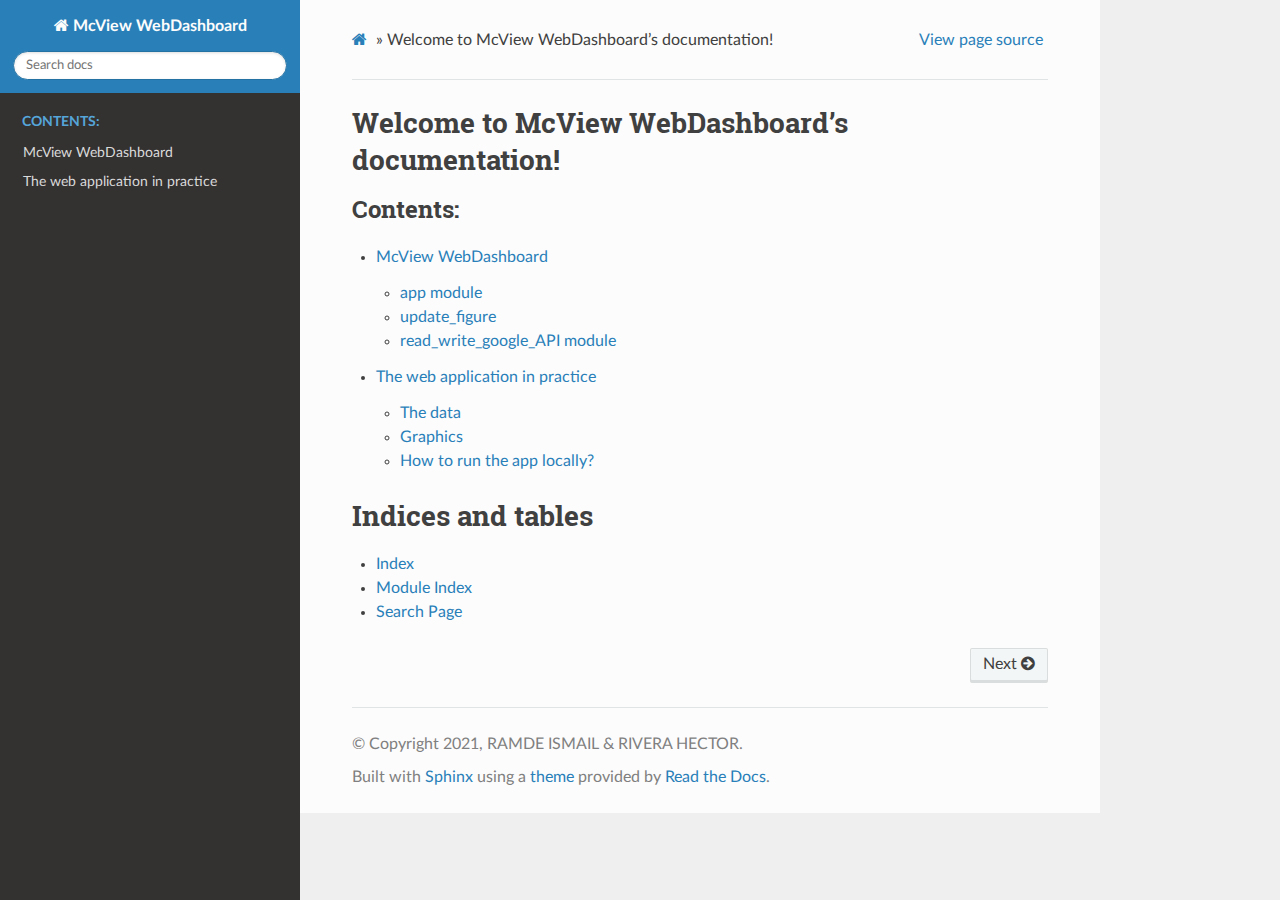
<file: docs/_build/html/index.html>
<!DOCTYPE html>
<html class="writer-html5" lang="en" >
<head>
  <meta charset="utf-8" />
  
  <meta name="viewport" content="width=device-width, initial-scale=1.0" />
  
  <title>Welcome to McView WebDashboard’s documentation! &mdash; McView WebDashboard 1 documentation</title>
  

  
  <link rel="stylesheet" href="_static/css/theme.css" type="text/css" />
  <link rel="stylesheet" href="_static/pygments.css" type="text/css" />
  <link rel="stylesheet" href="_static/pygments.css" type="text/css" />
  <link rel="stylesheet" href="_static/css/theme.css" type="text/css" />

  
  

  
  

  

  
  <!--[if lt IE 9]>
    <script src="_static/js/html5shiv.min.js"></script>
  <![endif]-->
  
    
      <script type="text/javascript" id="documentation_options" data-url_root="./" src="_static/documentation_options.js"></script>
        <script data-url_root="./" id="documentation_options" src="_static/documentation_options.js"></script>
        <script src="_static/jquery.js"></script>
        <script src="_static/underscore.js"></script>
        <script src="_static/doctools.js"></script>
    
    <script type="text/javascript" src="_static/js/theme.js"></script>

    
    <link rel="index" title="Index" href="genindex.html" />
    <link rel="search" title="Search" href="search.html" />
    <link rel="next" title="McView WebDashboard" href="modules.html" /> 
</head>

<body class="wy-body-for-nav">

   
  <div class="wy-grid-for-nav">
    
    <nav data-toggle="wy-nav-shift" class="wy-nav-side">
      <div class="wy-side-scroll">
        <div class="wy-side-nav-search" >
          

          
            <a href="#" class="icon icon-home"> McView WebDashboard
          

          
          </a>

          
            
            
          

          
<div role="search">
  <form id="rtd-search-form" class="wy-form" action="search.html" method="get">
    <input type="text" name="q" placeholder="Search docs" />
    <input type="hidden" name="check_keywords" value="yes" />
    <input type="hidden" name="area" value="default" />
  </form>
</div>

          
        </div>

        
        <div class="wy-menu wy-menu-vertical" data-spy="affix" role="navigation" aria-label="main navigation">
          
            
            
              
            
            
              <p class="caption"><span class="caption-text">Contents:</span></p>
<ul>
<li class="toctree-l1"><a class="reference internal" href="modules.html">McView WebDashboard</a></li>
<li class="toctree-l1"><a class="reference internal" href="The%20web%20application%20in%20practice.html">The web application in practice</a></li>
</ul>

            
          
        </div>
        
      </div>
    </nav>

    <section data-toggle="wy-nav-shift" class="wy-nav-content-wrap">

      
      <nav class="wy-nav-top" aria-label="top navigation">
        
          <i data-toggle="wy-nav-top" class="fa fa-bars"></i>
          <a href="#">McView WebDashboard</a>
        
      </nav>


      <div class="wy-nav-content">
        
        <div class="rst-content">
        
          

















<div role="navigation" aria-label="breadcrumbs navigation">

  <ul class="wy-breadcrumbs">
    
      <li><a href="#" class="icon icon-home"></a> &raquo;</li>
        
      <li>Welcome to McView WebDashboard’s documentation!</li>
    
    
      <li class="wy-breadcrumbs-aside">
        
          
            <a href="_sources/index.rst.txt" rel="nofollow"> View page source</a>
          
        
      </li>
    
  </ul>

  
  <hr/>
</div>
          <div role="main" class="document" itemscope="itemscope" itemtype="http://schema.org/Article">
           <div itemprop="articleBody">
            
  <div class="section" id="welcome-to-mcview-webdashboard-s-documentation">
<h1>Welcome to McView WebDashboard’s documentation!<a class="headerlink" href="#welcome-to-mcview-webdashboard-s-documentation" title="Permalink to this headline">¶</a></h1>
<div class="toctree-wrapper compound">
<p class="caption"><span class="caption-text">Contents:</span></p>
<ul>
<li class="toctree-l1"><a class="reference internal" href="modules.html">McView WebDashboard</a><ul>
<li class="toctree-l2"><a class="reference internal" href="app.html">app module</a></li>
<li class="toctree-l2"><a class="reference internal" href="update_figure.html">update_figure</a></li>
<li class="toctree-l2"><a class="reference internal" href="read_write_google_API.html">read_write_google_API module</a></li>
</ul>
</li>
<li class="toctree-l1"><a class="reference internal" href="The%20web%20application%20in%20practice.html">The web application in practice</a><ul>
<li class="toctree-l2"><a class="reference internal" href="The%20web%20application%20in%20practice.html#the-data">The data</a></li>
<li class="toctree-l2"><a class="reference internal" href="The%20web%20application%20in%20practice.html#graphics">Graphics</a></li>
<li class="toctree-l2"><a class="reference internal" href="The%20web%20application%20in%20practice.html#how-to-run-the-app-locally">How to run the app locally?</a></li>
</ul>
</li>
</ul>
</div>
</div>
<div class="section" id="indices-and-tables">
<h1>Indices and tables<a class="headerlink" href="#indices-and-tables" title="Permalink to this headline">¶</a></h1>
<ul class="simple">
<li><p><a class="reference internal" href="genindex.html"><span class="std std-ref">Index</span></a></p></li>
<li><p><a class="reference internal" href="py-modindex.html"><span class="std std-ref">Module Index</span></a></p></li>
<li><p><a class="reference internal" href="search.html"><span class="std std-ref">Search Page</span></a></p></li>
</ul>
</div>


           </div>
           
          </div>
          <footer>
    <div class="rst-footer-buttons" role="navigation" aria-label="footer navigation">
        <a href="modules.html" class="btn btn-neutral float-right" title="McView WebDashboard" accesskey="n" rel="next">Next <span class="fa fa-arrow-circle-right" aria-hidden="true"></span></a>
    </div>

  <hr/>

  <div role="contentinfo">
    <p>
        &#169; Copyright 2021, RAMDE ISMAIL &amp; RIVERA HECTOR.

    </p>
  </div>
    
    
    
    Built with <a href="https://www.sphinx-doc.org/">Sphinx</a> using a
    
    <a href="https://github.com/readthedocs/sphinx_rtd_theme">theme</a>
    
    provided by <a href="https://readthedocs.org">Read the Docs</a>. 

</footer>
        </div>
      </div>

    </section>

  </div>
  

  <script type="text/javascript">
      jQuery(function () {
          SphinxRtdTheme.Navigation.enable(true);
      });
  </script>

  
  
    
   

</body>
</html>
</file>
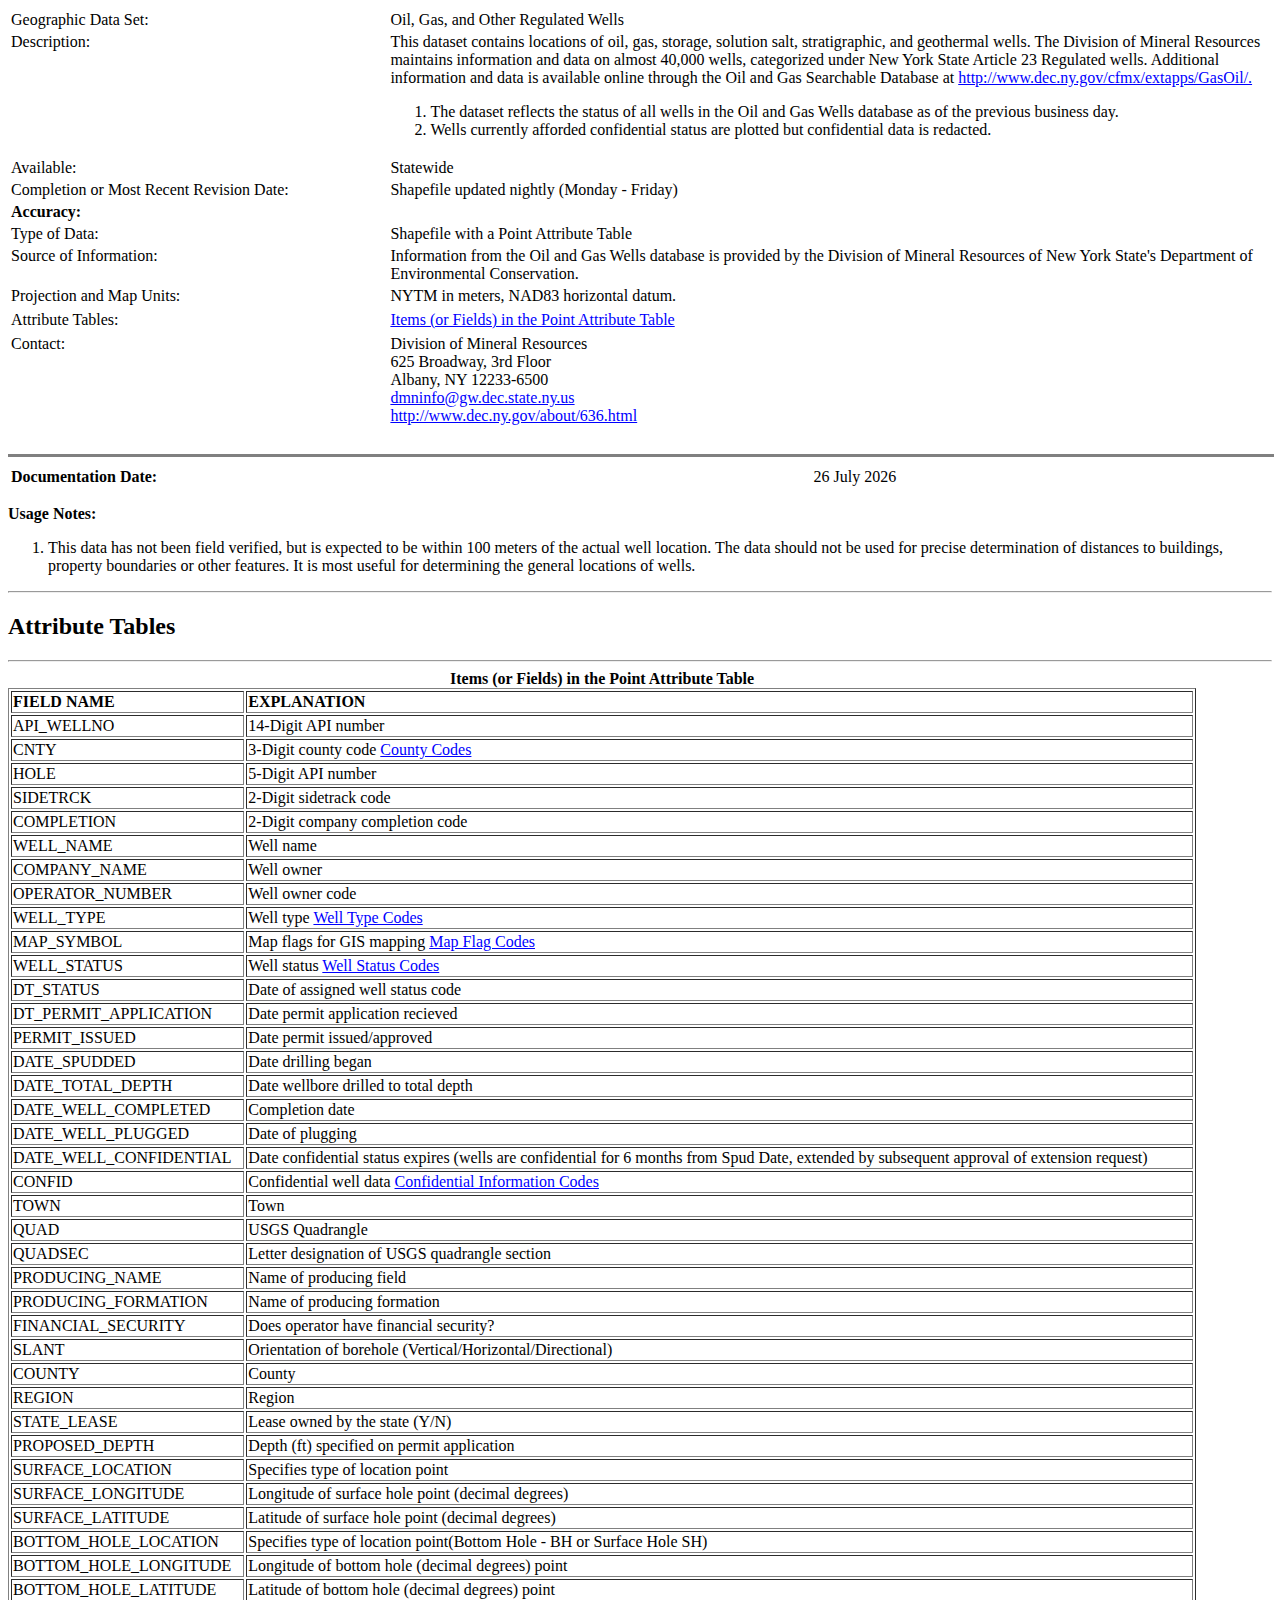
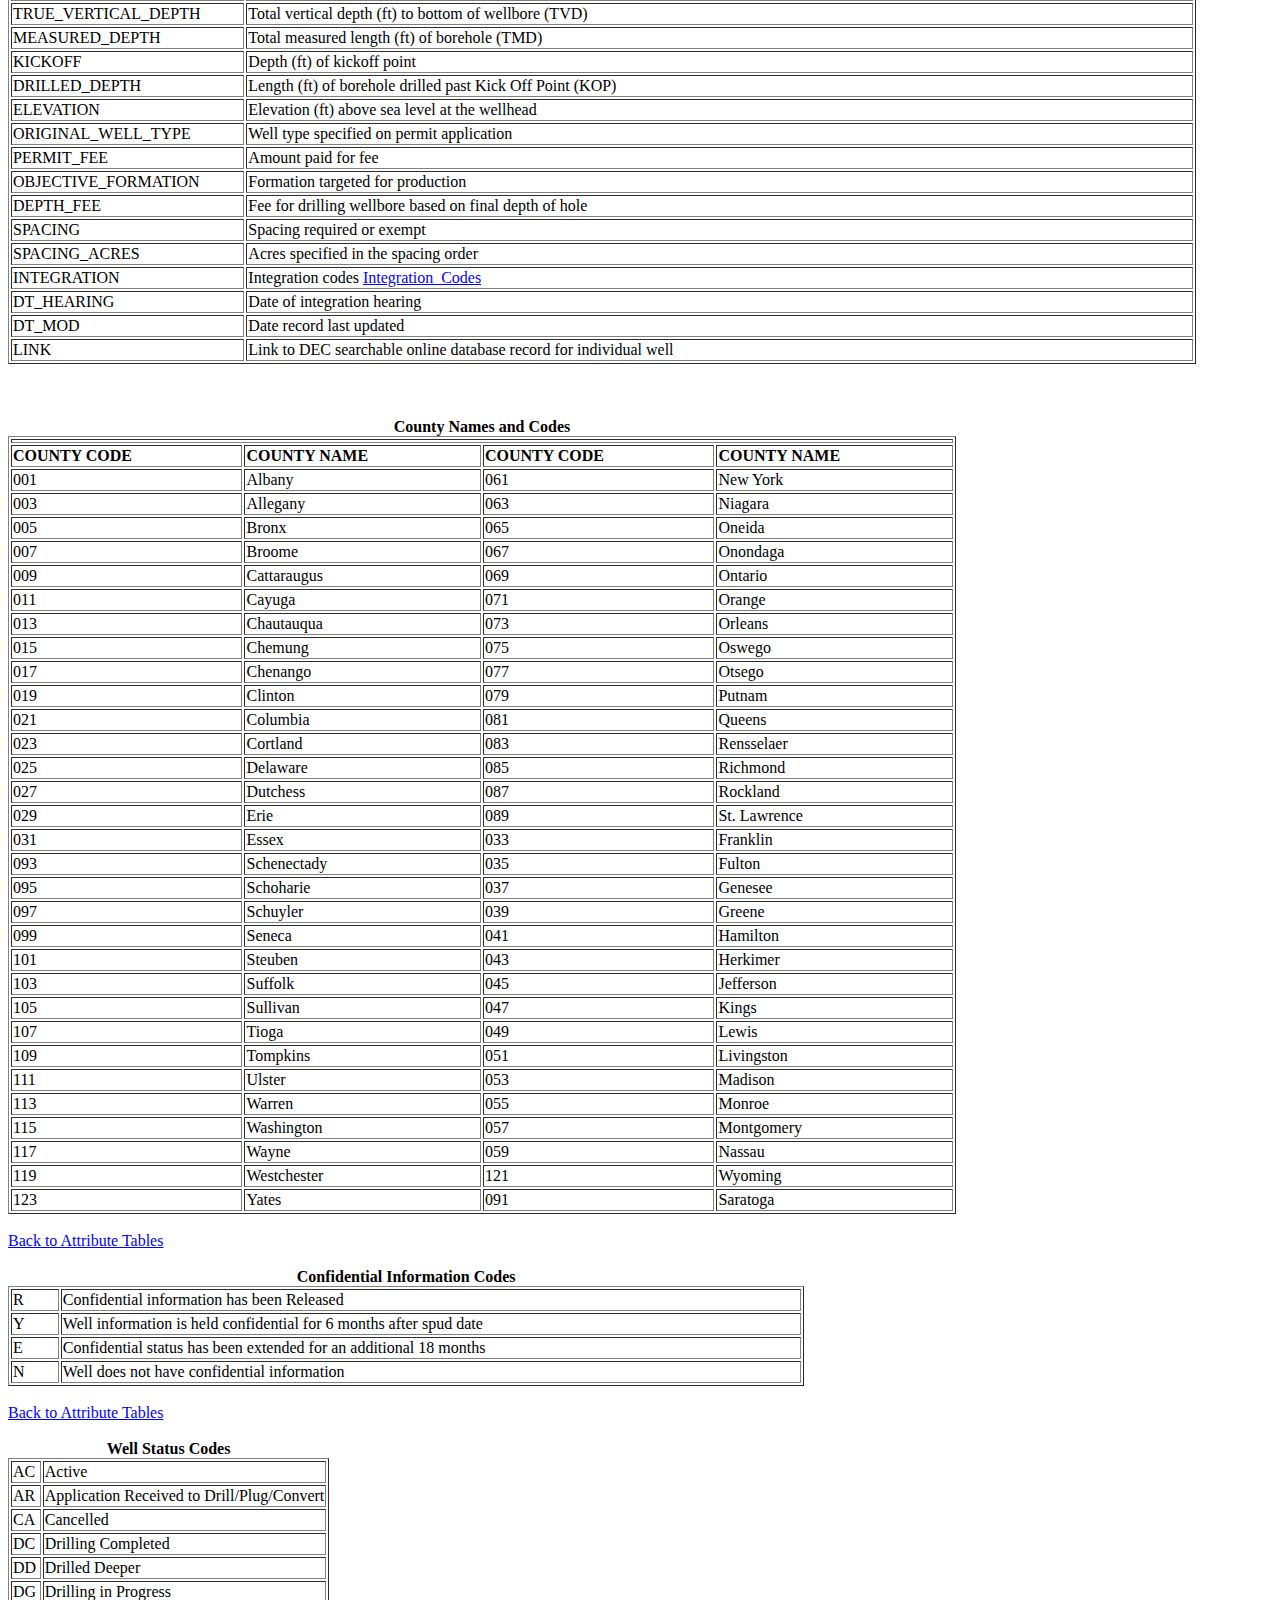
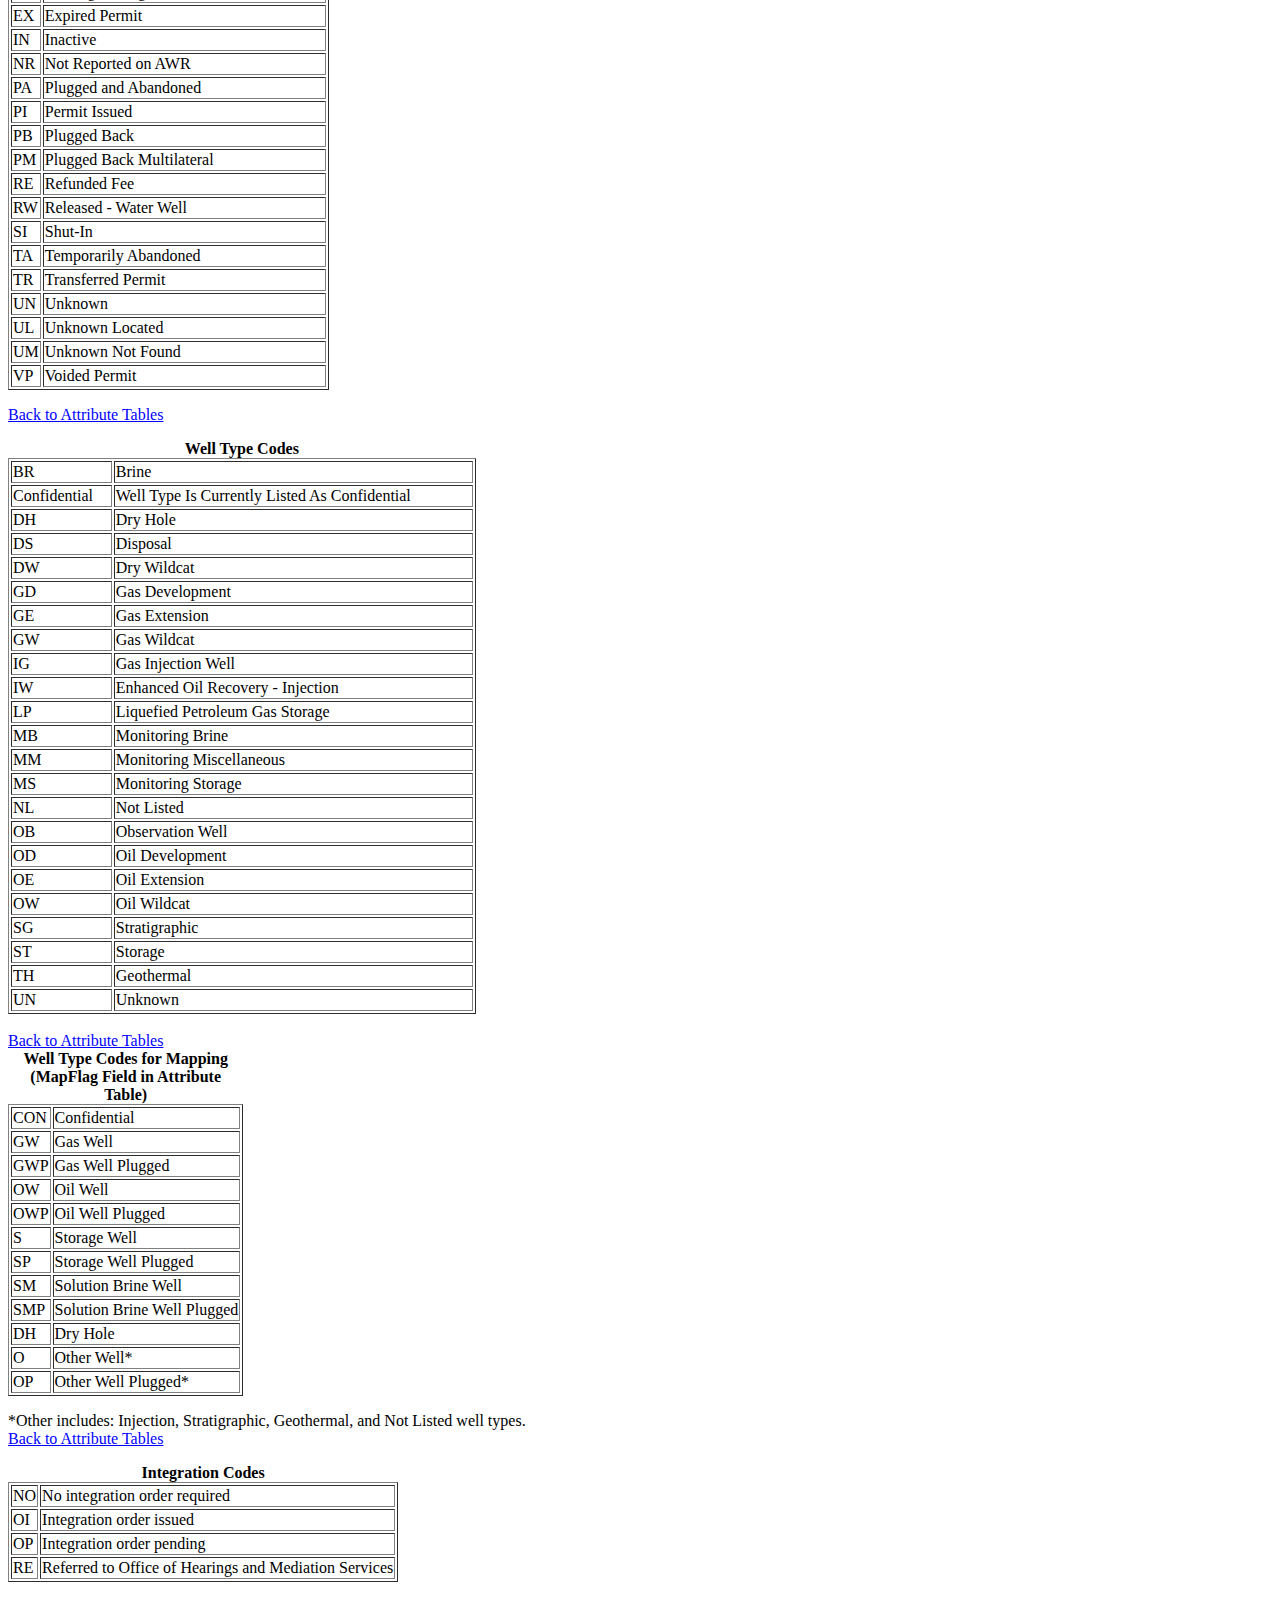
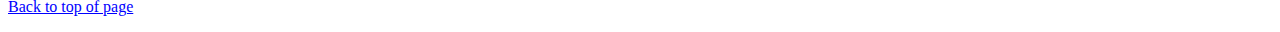
<file: data/OilandGasMetadata.html>
<html>
<head>
<title> Oil &amp; Gas Wells - Metadata</title>

<meta name="resource-type" content="document">
<meta http-equiv="author" content="Lisa Howard">
<meta http-equiv="description" content="department of environmental conservation geographic information master habitat databank documentation">
<meta http-equiv="keywords" content="dec, gis, geographic information systems, department of environmental conservation, oil & gas wells, oil & gas, wells">
<!-- add more key words from name of documentation -->
<meta http-equiv="distribution" content="Global">
</head>

<body bgcolor="White" text="Black" alink="Purple" link="Blue">

		
<!-- Here is where the documentation begins -->

<table width=100%>
<tr>
<td width=30% valign="top" align="left">Geographic Data Set:</td> 
<td width=70% valign="top" align="left">Oil, Gas, and Other Regulated Wells</td>
</tr>
<tr>
<td width=30% valign="top" align="left">Description:</td>
<td width=70% valign="top" align="left">This dataset contains locations of oil, gas, storage, solution salt, stratigraphic, and geothermal wells. 
The Division of Mineral Resources maintains information and data on almost 40,000 wells, 
categorized under New York State Article 23 Regulated wells. Additional information and data is 
available online through the Oil and Gas Searchable Database at 
<a href="http://www.dec.ny.gov/cfmx/extapps/GasOil/">http://www.dec.ny.gov/cfmx/extapps/GasOil/.</a>
<ol>
<li><!--1-->The dataset reflects the status of all wells in the Oil and Gas Wells database as of the previous business day.</li>
<li><!--2-->Wells currently afforded confidential status are plotted but confidential data is redacted.</li>
</ol>
</td>
</tr>
<tr>
<td width=30% valign="top" align="left">Available:</td> 
<td width=70% valign="top" align="left">Statewide</td>
</tr>
<tr>
<td width=30% valign="top" align="left">Completion or Most Recent Revision Date:</td>
<td width=70% valign="top" align="left">Shapefile updated nightly
(Monday - Friday)</td>
</tr>

<tr>
<td  width=30% valign="top" align="left"><strong>Accuracy:</strong></td>
<td width=70% valign="bottom" align="left"></td>
</tr>
<tr>
<td width=30% valign="top" align="left">Type of Data:</td> 
<td width=70% valign="top" align="left">Shapefile with a Point Attribute Table</td>
</tr>
<tr>
<td width=30% valign="top" align="left">Source of Information:</td> 
<td width=70% valign="top" align="left">Information from the Oil and Gas Wells database is provided by the Division of Mineral Resources of New York State's Department of Environmental Conservation.</td>
</tr>
<tr>
<td width=30% valign="top" align="left">Projection and Map Units:</td> 
<td width=70% valign="top" align="left">NYTM in meters, NAD83 horizontal datum.</td>
</tr>
</table>
<a name="attribute_tables"></a>
<table width=100%>
<tr>
<td width=30% valign="top" align="left">Attribute Tables:</td>
<td width=70% valign="top" align="left"><a href="#point">Items (or Fields) in the Point Attribute Table</a></td>
</tr>
</table>

<table width=100%>
<tr>
<td width=30% valign="top" align="left">Contact:</td>
<td width=70% valign="top" align="left">Division of Mineral Resources
<br>
625 Broadway, 3rd Floor<br>
Albany, NY  12233-6500<br>
<a href="mailto:dmninfo@gw.dec.state.ny.us">dmninfo@gw.dec.state.ny.us</a><br>
<a href="http://www.dec.ny.gov/about/636.html">http://www.dec.ny.gov/about/636.html</a></td>
</tr>

</table>

<br>

<hr width=100% size=3 noshade>

<table width=100%>
<td><strong>Documentation Date:</strong></td>
<td align="left" valign="top">
<script type="text/javascript">
  <!-- hide JS code
  x = 0, y = 0
  lastModDate  = new Date(document.lastModified);
  if ((lastModDate.getYear()) > 99) x = 100;
  if ((lastModDate.getYear()) > 1999) y = 1900;
 // document.write(lastModDate);
  lastModMonth = lastModDate.getMonth() + 1;
  lastModDay   = lastModDate.getDate();
  lastModYear  = lastModDate.getYear() - x - y + 2000;
   var MonthName = new Array();
    MonthName[1] = "January";
    MonthName[2] = "February";
    MonthName[3] = "March";
    MonthName[4] = "April";
    MonthName[5] = "May";
    MonthName[6] = "June";
    MonthName[7] = "July";
    MonthName[8] = "August";
    MonthName[9] = "September";
    MonthName[10] = "October";
    MonthName[11] = "November";
    MonthName[12] = "December";
  document.write(lastModDay + " " + MonthName[lastModMonth]
    + " " + lastModYear);
     // document.write(document.lastModified);
  // end JS hide -->
</script>

 </td>
</tr>
</table>

<p><strong>Usage Notes:</strong></p>

<ol>
<li>This data has not been field verified, but is expected to be
within 100 meters of the actual well location. The data should not
be used for precise determination of distances to buildings,
property boundaries or other features. It is most useful for
determining the general locations of wells.</li>
</ol>

<hr>

<h2>Attribute Tables</h2>
<p><a name="point"></a></p>
<hr>



<div class="center">
<table border="1" width="94%">

<caption><strong>Items (or Fields) in the Point Attribute Table</strong></caption>
<!-- <tr>
<td colspan="2"></td>
</tr> -->

<tr>
<th align="left"><strong>FIELD NAME</strong></th>
<th align="left"><strong>EXPLANATION</strong></th>
</tr>

<tr>
<td>API_WELLNO</td>
    <td>14-Digit API number</td>
</tr>

<tr>
<td>CNTY</td>
<td>3-Digit county code <a href="#cntycode">County Codes</a></td>
</tr>

<tr>
<td>HOLE</td>
<td>5-Digit API number</td>
</tr>

<tr>
<td>SIDETRCK</td>
<td>2-Digit sidetrack code</td>
</tr>

<tr>
<td>COMPLETION</td>
<td>2-Digit company completion code</td>
</tr>

<tr>
<td>WELL_NAME</td>
<td>Well name</td>
</tr>

<tr>
<td>COMPANY_NAME</td>
<td>Well owner</td>
</tr>

<tr>
<td>OPERATOR_NUMBER</td>
<td>Well owner code</td>
</tr>

<tr>
<td>WELL_TYPE</td>
<td>Well type <a href="#welltyp">Well Type Codes</a></td>
</tr>

<tr>
<td>MAP_SYMBOL</td>
<td>Map flags for GIS mapping <a href="#MapFlag">Map Flag Codes</a></td>
</tr>
<tr>
<td>WELL_STATUS</td>
<td>Well status <a href="#wellstat">Well Status Codes</a></td>
</tr>

<tr>
<td>DT_STATUS</td>
<td>Date of assigned well status code</td>
</tr>

<tr>
<td>DT_PERMIT_APPLICATION</td>
<td>Date permit application recieved</td>
</tr>

<tr>
<td>PERMIT_ISSUED</td>
<td>Date permit issued/approved</td>
</tr>

<tr>
<td>DATE_SPUDDED</td>
<td>Date drilling began</td>
</tr>

<tr>
<td>DATE_TOTAL_DEPTH</td>
<td>Date wellbore drilled to total depth</td>
</tr>

<tr>
<td>DATE_WELL_COMPLETED</td>
<td>Completion date</td>
</tr>

<tr>
<td>DATE_WELL_PLUGGED</td>
<td>Date of plugging</td>
</tr>

<tr>
<td>DATE_WELL_CONFIDENTIAL</td>
<td>Date confidential status expires (wells are confidential for 6 months from Spud Date, extended by subsequent approval of extension request)</td>
</tr>

<tr>
<td>CONFID</td>
<td>Confidential well data <a href="#confid">Confidential Information Codes</a></td>
</tr>

<tr>
<td>TOWN</td>
<td>Town</td>
</tr>

<tr>
<td>QUAD</td>
<td>USGS Quadrangle</td>
</tr>

<tr>
<td>QUADSEC</td>
<td>Letter designation of USGS quadrangle section</td>
</tr>

<tr>
<td>PRODUCING_NAME</td>
<td>Name of producing field</td>
</tr>

<tr>
<td>PRODUCING_FORMATION</td>
<td>Name of producing formation</td>
</tr>

<tr>
<td>FINANCIAL_SECURITY</td>
<td>Does operator have financial security?</td>
</tr>

<tr>
<td>SLANT</td>
<td>Orientation of borehole (Vertical/Horizontal/Directional)</td>
</tr>

<tr>
<td>COUNTY</td>
<td>County</td>
</tr>

<tr>
<td>REGION</td>
<td>Region</td>
</tr>

<tr>
<td>STATE_LEASE</td>
<td>Lease owned by the state (Y/N)</td>
</tr>

<tr>
<td>PROPOSED_DEPTH</td>
<td>Depth (ft) specified on permit application</td>
</tr>

<tr>
<td>SURFACE_LOCATION</td>
<td>Specifies type of location point</td>
</tr>

<tr>
<td>SURFACE_LONGITUDE</td>
<td>Longitude of surface hole point (decimal degrees)</td>
</tr>

<tr>
<td>SURFACE_LATITUDE</td>
<td>Latitude of surface hole point (decimal degrees)</td>
</tr>

<tr>
<td>BOTTOM_HOLE_LOCATION</td>
<td>Specifies type of location point(Bottom Hole - BH or Surface Hole SH)</td>
</tr>

<tr>
<td>BOTTOM_HOLE_LONGITUDE</td>
<td>Longitude of bottom hole (decimal degrees) point</td>
</tr>

<tr>
<td>BOTTOM_HOLE_LATITUDE</td>
<td>Latitude of bottom hole (decimal degrees) point</td>
</tr>

<tr>
<td>TRUE_VERTICAL_DEPTH</td>
<td>Total vertical depth (ft) to bottom of wellbore (TVD)</td>
</tr>

<tr>
<td>MEASURED_DEPTH</td>
<td>Total measured length (ft) of borehole (TMD)</td>
</tr>

<tr>
<td>KICKOFF</td>
<td>Depth (ft) of kickoff point</td>
</tr>

<tr>
<td>DRILLED_DEPTH</td>
<td>Length (ft) of borehole drilled past Kick Off Point (KOP)</td>
</tr>

<tr>
<td>ELEVATION</td>
<td>Elevation (ft) above sea level at the wellhead</td>
</tr>

<tr>
<td>ORIGINAL_WELL_TYPE</td>
<td>Well type specified on permit application</td>
</tr>

<tr>
<td>PERMIT_FEE</td>
<td>Amount paid for fee</td>
</tr>

<tr>
<td>OBJECTIVE_FORMATION</td>
<td>Formation targeted for production</td>
</tr>

<tr>
<td>DEPTH_FEE</td>
<td>Fee for drilling wellbore based on final depth of hole</td>
</tr>

<tr>
<td>SPACING</td>
<td>Spacing required or exempt</td>
</tr>

<tr>
<td>SPACING_ACRES</td>
<td>Acres specified in the spacing order</td>
</tr>

<tr>
<td>INTEGRATION</td>
<td>Integration codes <a href="#Integration_codes">Integration_Codes</a></td>
</tr>

<tr>
<td>DT_HEARING</td>
<td>Date of integration hearing</td>
</tr>

<tr>
<td>DT_MOD</td>
<td>Date record last updated</td>
</tr>

<tr>
<td>LINK</td>
<td>Link to DEC searchable online database record for individual well</td>
</tr>
</table>
</div>

<br>
<br>
<br>
<a name="cntycode"></a>
<div class="center">
<table border="1" width="75%">
<caption><strong>County Names and Codes</strong></caption>

<tr>
<td colspan="4"></td>
</tr>

<tr>
<th align="left">COUNTY CODE</th>
<th align="left">COUNTY NAME</th>
<th align="left">COUNTY CODE</th>
<th align="left">COUNTY NAME</th>
</tr>

<tr>
<td align="left" valign="top">001</td>
<td align="left" valign="bottom">Albany</td>
<td align="left" valign="top">061</td>
<td align="left" valign="bottom">New York</td>
</tr>

<tr>
<td align="left" valign="top">003</td>
<td align="left" valign="bottom">Allegany</td>
<td align="left" valign="top">063</td>
<td align="left" valign="bottom">Niagara</td>
</tr>

<tr>
<td align="left" valign="top">005</td>
<td align="left" valign="bottom">Bronx</td>
<td align="left" valign="top">065</td>
<td align="left" valign="bottom">Oneida</td>
</tr>

<tr>
<td align="left" valign="top">007</td>
<td align="left" valign="bottom">Broome</td>
<td align="left" valign="top">067</td>
<td align="left" valign="bottom">Onondaga</td>
</tr>

<tr>
<td align="left" valign="top">009</td>
<td align="left" valign="bottom">Cattaraugus</td>
<td align="left" valign="top">069</td>
<td align="left" valign="bottom">Ontario</td>
</tr>

<tr>
<td align="left" valign="top">011</td>
<td align="left" valign="bottom">Cayuga</td>
<td align="left" valign="top">071</td>
<td align="left" valign="bottom">Orange</td>
</tr>

<tr>
<td align="left" valign="top">013</td>
<td align="left" valign="bottom">Chautauqua</td>
<td align="left" valign="top">073</td>
<td align="left" valign="bottom">Orleans</td>
</tr>

<tr>
<td align="left" valign="top">015</td>
<td align="left" valign="bottom">Chemung</td>
<td align="left" valign="top">075</td>
<td align="left" valign="bottom">Oswego</td>
</tr>

<tr>
<td align="left" valign="top">017</td>
<td align="left" valign="bottom">Chenango</td>
<td align="left" valign="top">077</td>
<td align="left" valign="bottom">Otsego</td>
</tr>

<tr>
<td align="left" valign="top">019</td>
<td align="left" valign="bottom">Clinton</td>
<td align="left" valign="top">079</td>
<td align="left" valign="bottom">Putnam</td>
</tr>

<tr>
<td align="left" valign="top">021</td>
<td align="left" valign="bottom">Columbia</td>
<td align="left" valign="top">081</td>
<td align="left" valign="bottom">Queens</td>
</tr>

<tr>
<td align="left" valign="top">023</td>
<td align="left" valign="bottom">Cortland</td>
<td align="left" valign="top">083</td>
<td align="left" valign="bottom">Rensselaer</td>
</tr>

<tr>
<td align="left" valign="top">025</td>
<td align="left" valign="bottom">Delaware</td>
<td align="left" valign="top">085</td>
<td align="left" valign="bottom">Richmond</td>
</tr>

<tr>
<td align="left" valign="top">027</td>
<td align="left" valign="bottom">Dutchess</td>
<td align="left" valign="top">087</td>
<td align="left" valign="bottom">Rockland</td>
</tr>

<tr>
<td align="left" valign="top">029</td>
<td align="left" valign="bottom">Erie</td>
<td align="left" valign="top">089</td>
<td align="left" valign="bottom">St. Lawrence</td>
</tr>

<tr>
<td align="left" valign="top">031</td>
<td align="left" valign="bottom">Essex</td>
<td align="left" valign="top">033</td>
<td align="left" valign="bottom">Franklin</td>
</tr>

<tr>
<td align="left" valign="top">093</td>
<td align="left" valign="bottom">Schenectady</td>
<td align="left" valign="top">035</td>
<td align="left" valign="bottom">Fulton</td>
</tr>

<tr>
<td align="left" valign="top">095</td>
<td align="left" valign="bottom">Schoharie</td>
<td align="left" valign="top">037</td>
<td align="left" valign="bottom">Genesee</td>
</tr>

<tr>
<td align="left" valign="top">097</td>
<td align="left" valign="bottom">Schuyler</td>
<td align="left" valign="top">039</td>
<td align="left" valign="bottom">Greene</td>
</tr>

<tr>
<td align="left" valign="top">099</td>
<td align="left" valign="bottom">Seneca</td>
<td align="left" valign="top">041</td>
<td align="left" valign="bottom">Hamilton</td>
</tr>

<tr>
<td align="left" valign="top">101</td>
<td align="left" valign="bottom">Steuben</td>
<td align="left" valign="top">043</td>
<td align="left" valign="bottom">Herkimer</td>
</tr>

<tr>
<td align="left" valign="top">103</td>
<td align="left" valign="bottom">Suffolk</td>
<td align="left" valign="top">045</td>
<td align="left" valign="bottom">Jefferson</td>
</tr>

<tr>
<td align="left" valign="top">105</td>
<td align="left" valign="bottom">Sullivan</td>
<td align="left" valign="top">047</td>
<td align="left" valign="bottom">Kings</td>
</tr>

<tr>
<td align="left" valign="top">107</td>
<td align="left" valign="bottom">Tioga</td>
<td align="left" valign="top">049</td>
<td align="left" valign="bottom">Lewis</td>
</tr>

<tr>
<td align="left" valign="top">109</td>
<td align="left" valign="bottom">Tompkins</td>
<td align="left" valign="top">051</td>
<td align="left" valign="bottom">Livingston</td>
</tr>

<tr>
<td align="left" valign="top">111</td>
<td align="left" valign="bottom">Ulster</td>
<td align="left" valign="top">053</td>
<td align="left" valign="bottom">Madison</td>
</tr>

<tr>
<td align="left" valign="top">113</td>
<td align="left" valign="bottom">Warren</td>
<td align="left" valign="top">055</td>
<td align="left" valign="bottom">Monroe</td>
</tr>

<tr>
<td align="left" valign="top">115</td>
<td align="left" valign="bottom">Washington</td>
<td align="left" valign="top">057</td>
<td align="left" valign="bottom">Montgomery</td>
</tr>

<tr>
<td align="left" valign="top">117</td>
<td align="left" valign="bottom">Wayne</td>
<td align="left" valign="top">059</td>
<td align="left" valign="bottom">Nassau</td>
</tr>

<tr>
<td align="left" valign="top">119</td>
<td align="left" valign="bottom">Westchester</td>
<td align="left" valign="top">121</td>
<td align="left" valign="bottom">Wyoming</td>
</tr>

<tr>
<td align="left" valign="top">123</td>
<td align="left" valign="bottom">Yates</td>
<td align="left" valign="top">091</td>
<td align="left" valign="bottom">Saratoga</td>
</tr>
</table>
</div>
<br>
<a href="#point">Back to Attribute Tables</a><br>
<br>
<a name="confid"></a>
<div class="center">
<table border="1" width="63%">
<caption><strong>Confidential Information Codes</strong></caption>
<tr>
<td valign="TOP">R</td>
<td>Confidential information has been Released</td>
</tr>

<tr>
<td valign="TOP">Y&nbsp;&nbsp;&nbsp;</td>
<td>Well information is held confidential for 6 months after spud date</td>
</tr>

<tr>
<td valign="TOP">E</td>
<td>Confidential status has been extended for an additional 18 months</td>
</tr>

<tr>
<td valign="TOP">N</td>
<td>Well does not have confidential information</td>
</tr>
</table>
</div>

<br>
  <a href="#point">Back to Attribute Tables</a><br>
  <br>
  <a name="wellstat"></a>


  <div class="center">
<table border="1">
  <caption><strong>Well Status Codes</strong></caption>
  <tr> 
    <td>AC</td>
    <td>Active</td>
  </tr>
  <tr> 
    <td>AR</td>
    <td>Application Received to Drill/Plug/Convert</td>
  </tr>
  <tr> 
    <td>CA</td>
    <td>Cancelled</td>
  </tr>
  <tr> 
    <td>DC</td>
    <td>Drilling Completed</td>
  </tr>
  <tr> 
    <td>DD</td>
    <td>Drilled Deeper</td>
  </tr>
  <tr> 
    <td>DG</td>
    <td>Drilling in Progress</td>
  </tr>
  <tr> 
    <td>EX</td>
    <td>Expired Permit </td>
  </tr>
  <tr>
    <td>IN</td>
    <td>Inactive</td>
  </tr>
  <tr> 
    <td>NR</td>
    <td>Not Reported on AWR</td>
  </tr>
  <tr> 
    <td>PA</td>
    <td>Plugged and Abandoned</td>
  </tr>
  <tr> 
    <td>PI</td>
    <td> Permit Issued</td>
  </tr>
    <tr> 
    <td>PB</td>
    <td>Plugged Back</td>
  </tr>
  <tr> 
    <td>PM</td>
    <td>Plugged Back Multilateral</td>
  </tr>
  <tr> 
    <td>RE</td>
    <td>Refunded Fee </td>
  </tr>
  <tr> 
    <td>RW</td>
    <td>Released - Water Well</td>
  </tr>
  <tr> 
    <td>SI</td>
    <td>Shut-In</td>
  </tr>
  <tr> 
    <td>TA</td>
    <td>Temporarily Abandoned</td>
  </tr>
  <tr> 
    <td>TR</td>
    <td> Transferred Permit</td>
  </tr>
  <tr> 
    <td>UN</td>
    <td>Unknown</td>
  </tr>
  <tr> 
    <td>UL</td>
    <td>Unknown Located</td>
  </tr>
  <tr> 
    <td>UM</td>
    <td>Unknown Not Found</td>
  </tr>
  <tr> 
    <td>VP</td>
    <td>Voided Permit</td>
  </tr>
</table>
</div>

<p> <a href="#point">Back to Attribute Tables</a></p>
<p> <a name="welltyp"></a> </p>


<div class="center">
<table width="37%" border="1">
<caption><strong>Well Type Codes</strong></caption>
  <tr> 
    <td>BR</td>
    <td>Brine</td>
  </tr>
    <tr>
    <td>Confidential</td>
    <td>Well Type Is Currently Listed As Confidential</td>
  </tr>
  <tr> 
    <td>DH</td>
    <td>Dry Hole</td>
  </tr>
  <tr> 
    <td>DS</td>
    <td>Disposal</td>
  </tr>
  <tr>
    <td>DW</td>
    <td>Dry Wildcat</td>
  </tr>
  <tr> 
    <td>GD</td>
    <td>Gas Development</td>
  </tr>
  <tr> 
    <td>GE</td>
    <td>Gas Extension</td>
  </tr>
  <tr> 
    <td>GW</td>
    <td>Gas Wildcat</td>
  </tr>
  <tr> 
    <td>IG</td>
    <td>Gas Injection Well</td>
  </tr>
  <tr> 
    <td>IW</td>
    <td>Enhanced Oil Recovery - Injection</td>
  </tr>
  <tr> 
    <td>LP</td>
    <td>Liquefied Petroleum Gas Storage</td>
  </tr>
  <tr> 
    <td>MB</td>
    <td>Monitoring Brine</td>
  </tr>
  <tr> 
    <td>MM</td>
    <td>Monitoring Miscellaneous</td>
  </tr>
  <tr> 
    <td>MS</td>
    <td>Monitoring Storage</td>
  </tr>
  <tr>
    <td>NL</td>
    <td>Not Listed</td>
  </tr>
  <tr> 
    <td>OB</td>
    <td>Observation Well</td>
  </tr>
  <tr> 
    <td>OD</td>
    <td>Oil Development</td>
  </tr>
  <tr> 
    <td>OE</td>
    <td>Oil Extension</td>
  </tr>
  <tr> 
    <td>OW</td>
    <td>Oil Wildcat</td>
  </tr>
  <tr> 
    <td>SG</td>
    <td>Stratigraphic</td>
  </tr>
  <tr> 
    <td>ST</td>
    <td>Storage</td>
  </tr>
  <tr> 
    <td>TH</td>
    <td>Geothermal</td>
  </tr>
  <tr> 
    <td>UN</td>
    <td>Unknown</td>
  </tr>
</table>
</div>
<br>
<a href="#point">Back to Attribute Tables</a> 

<a name="MapFlag"></a>
<div class="center">
<table border="1">
<caption><strong>Well Type Codes for Mapping (MapFlag Field in Attribute Table)</strong></caption>
  <tr> 
    <td>CON</td>
    <td>Confidential</td>
  </tr>
  <tr> 
    <td>GW</td>
    <td>Gas Well</td>
  </tr>
  <tr> 
    <td>GWP</td>
    <td>Gas Well Plugged</td>
  </tr>
  <tr> 
    <td>OW</td>
    <td>Oil Well</td>
  </tr>
  <tr> 
    <td>OWP</td>
    <td>Oil Well Plugged</td>
  </tr>
  <tr> 
    <td>S</td>
    <td>Storage Well</td>
  </tr>
  <tr> 
    <td>SP</td>
    <td>Storage Well Plugged</td>
  </tr>
  <tr> 
    <td>SM</td>
    <td>Solution Brine Well</td>
  </tr>
  <tr> 
    <td>SMP</td>
    <td>Solution Brine Well Plugged</td>
  </tr>
  <tr> 
    <td>DH</td>
    <td>Dry Hole</td>
  </tr>
  <tr> 
    <td>O</td>
    <td>Other Well*</td>
  </tr>
  <tr> 
    <td>OP</td>
    <td>Other Well Plugged*</td>
  </tr>
</table>
</div>

<p>*Other includes: Injection, Stratigraphic, Geothermal, and Not Listed well
  types.<br>
<a href="#point">Back to Attribute Tables</a> 


<a name="Integration_Codes"></a>
 
<div class="center">
<table border="1">
<caption><strong>Integration Codes</strong></caption>

    <td>NO</td>
    <td>No integration order required</td>
  </tr>
  <tr> 
    <td>OI</td>
    <td>Integration order issued</td>
  </tr>
  <tr> 
    <td>OP</td>
    <td>Integration order pending</td>
  </tr>
  <tr> 
    <td>RE</td>
    <td>Referred to Office of Hearings and Mediation Services</td>
  </tr>
</table>
</div>
 
<!-- If the page includes a bottom section of links, remove the comment tags enclosing the next two lines. -->
<!-- <hr class="clearboth">
<p class="toplinkhead"><a name="links"></a>Other Links of Interest</p> -->
<!-- If the page includes a bottom section of links, remove the comment tags from the appropriate codes below, and repeat as necessary. -->
<!-- For links to pages on DEC's web site: --> 
<!-- <div class="toplink"><a href=" "> </a> </div> --> 
<!-- For links to pages not on DEC's web site: -->
<!-- <div class="toplink"><a href=" "></a>  <span class="leaving"><img src="/resources/graphics/site/leaving.gif" width="108" height="14" alt="leaves DEC's web site" border="0"></span></div> -->
<!-- Do not modify the following 3 lines --></p>

<p><a href="#top">Back to top of page</a></p>
	</body>
	</html>
</file>
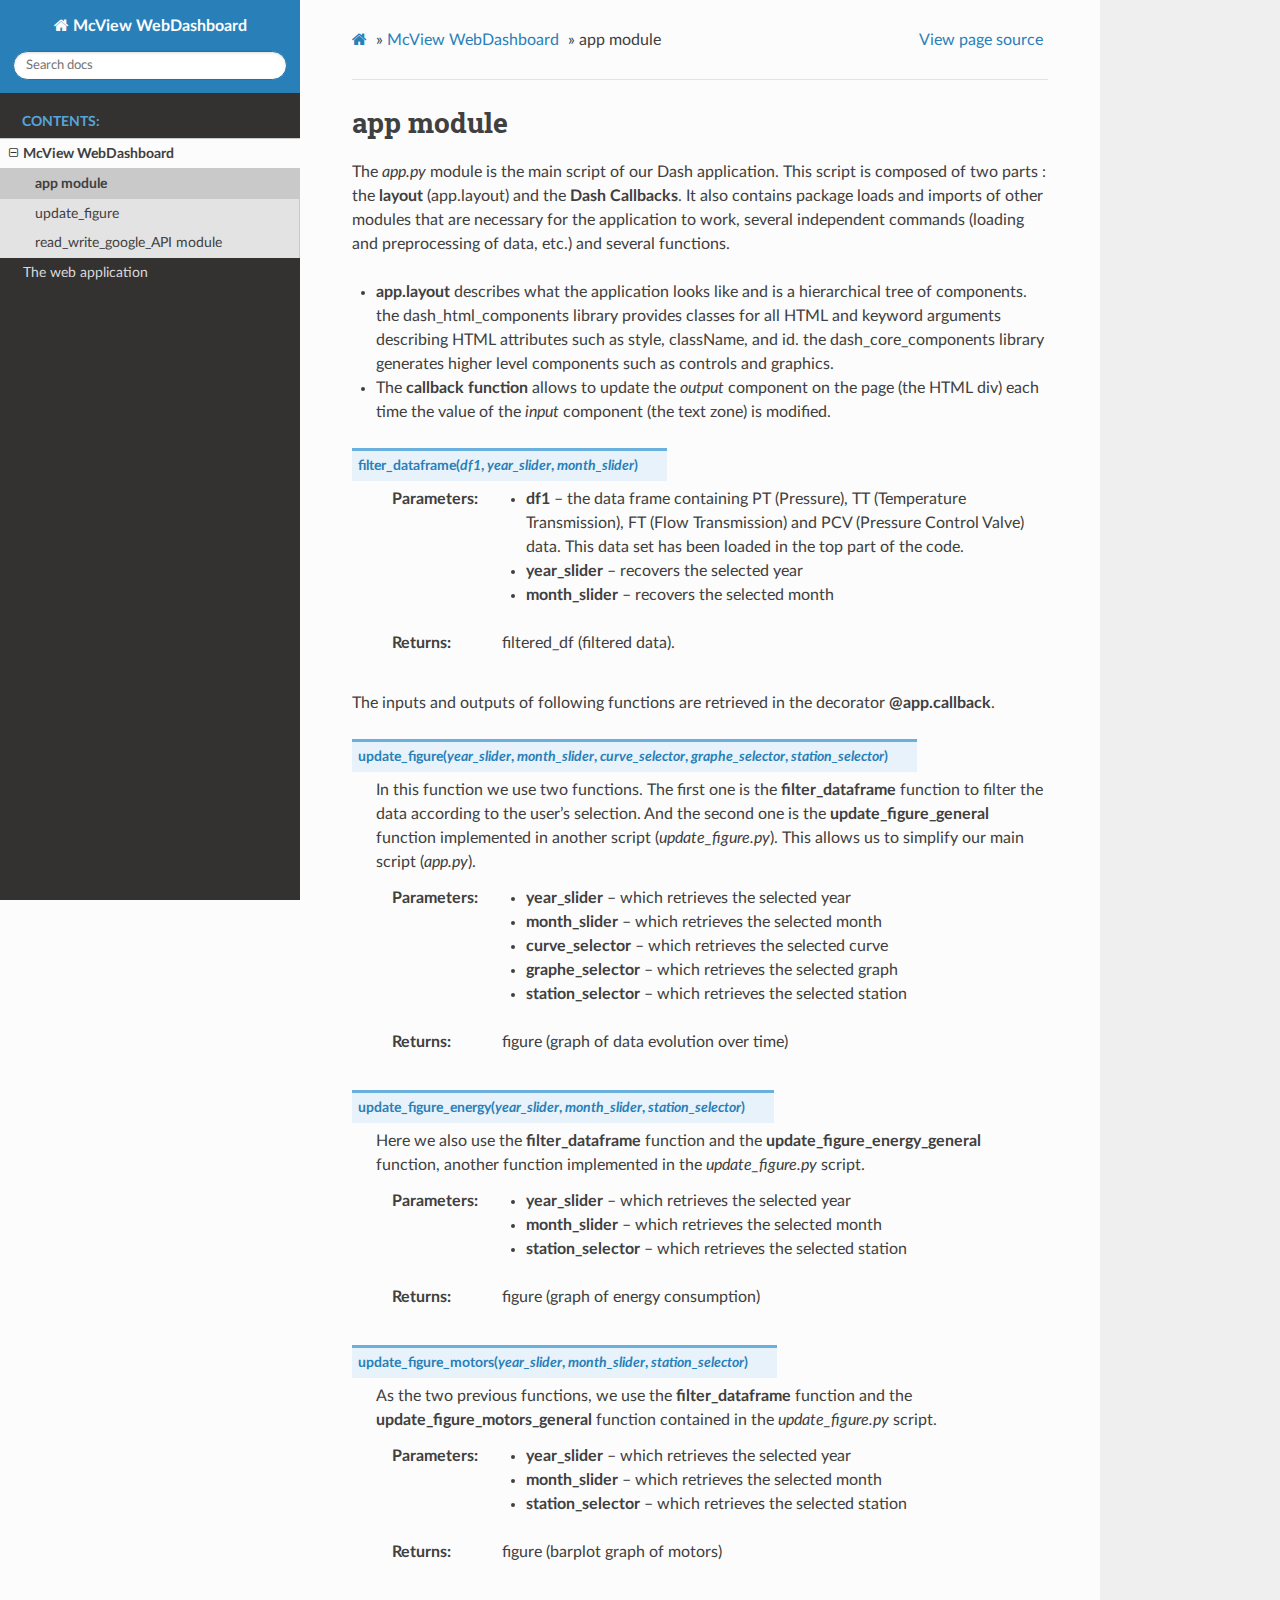
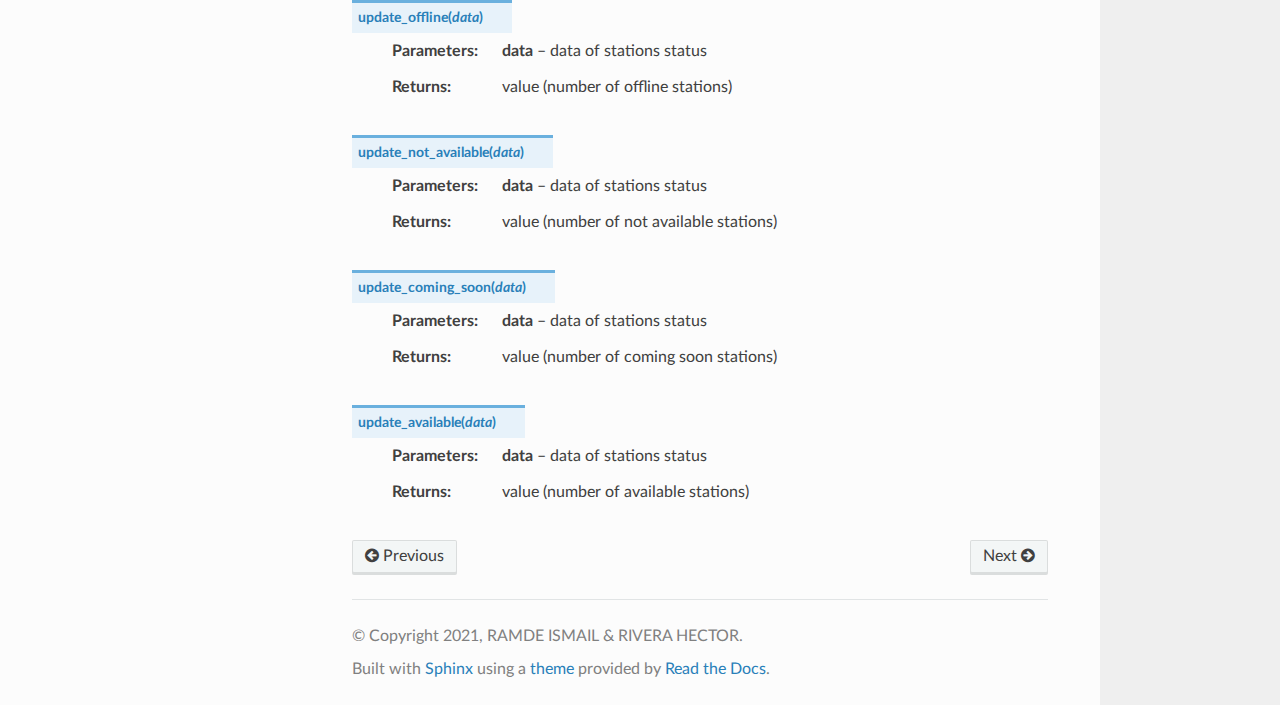
<file: docs/_build/html/app.html>
<!DOCTYPE html>
<html class="writer-html5" lang="en" >
<head>
  <meta charset="utf-8" />
  
  <meta name="viewport" content="width=device-width, initial-scale=1.0" />
  
  <title>app module &mdash; McView WebDashboard 1 documentation</title>
  

  
  <link rel="stylesheet" href="_static/css/theme.css" type="text/css" />
  <link rel="stylesheet" href="_static/pygments.css" type="text/css" />
  <link rel="stylesheet" href="_static/pygments.css" type="text/css" />
  <link rel="stylesheet" href="_static/css/theme.css" type="text/css" />

  
  

  
  

  

  
  <!--[if lt IE 9]>
    <script src="_static/js/html5shiv.min.js"></script>
  <![endif]-->
  
    
      <script type="text/javascript" id="documentation_options" data-url_root="./" src="_static/documentation_options.js"></script>
        <script data-url_root="./" id="documentation_options" src="_static/documentation_options.js"></script>
        <script src="_static/jquery.js"></script>
        <script src="_static/underscore.js"></script>
        <script src="_static/doctools.js"></script>
    
    <script type="text/javascript" src="_static/js/theme.js"></script>

    
    <link rel="index" title="Index" href="genindex.html" />
    <link rel="search" title="Search" href="search.html" />
    <link rel="next" title="update_figure" href="update_figure.html" />
    <link rel="prev" title="McView WebDashboard" href="modules.html" /> 
</head>

<body class="wy-body-for-nav">

   
  <div class="wy-grid-for-nav">
    
    <nav data-toggle="wy-nav-shift" class="wy-nav-side">
      <div class="wy-side-scroll">
        <div class="wy-side-nav-search" >
          

          
            <a href="index.html" class="icon icon-home"> McView WebDashboard
          

          
          </a>

          
            
            
          

          
<div role="search">
  <form id="rtd-search-form" class="wy-form" action="search.html" method="get">
    <input type="text" name="q" placeholder="Search docs" />
    <input type="hidden" name="check_keywords" value="yes" />
    <input type="hidden" name="area" value="default" />
  </form>
</div>

          
        </div>

        
        <div class="wy-menu wy-menu-vertical" data-spy="affix" role="navigation" aria-label="main navigation">
          
            
            
              
            
            
              <p class="caption"><span class="caption-text">Contents:</span></p>
<ul class="current">
<li class="toctree-l1 current"><a class="reference internal" href="modules.html">McView WebDashboard</a><ul class="current">
<li class="toctree-l2 current"><a class="current reference internal" href="#">app module</a></li>
<li class="toctree-l2"><a class="reference internal" href="update_figure.html">update_figure</a></li>
<li class="toctree-l2"><a class="reference internal" href="read_write_google_API.html">read_write_google_API module</a></li>
</ul>
</li>
<li class="toctree-l1"><a class="reference internal" href="The%20web%20application.html">The web application</a></li>
</ul>

            
          
        </div>
        
      </div>
    </nav>

    <section data-toggle="wy-nav-shift" class="wy-nav-content-wrap">

      
      <nav class="wy-nav-top" aria-label="top navigation">
        
          <i data-toggle="wy-nav-top" class="fa fa-bars"></i>
          <a href="index.html">McView WebDashboard</a>
        
      </nav>


      <div class="wy-nav-content">
        
        <div class="rst-content">
        
          

















<div role="navigation" aria-label="breadcrumbs navigation">

  <ul class="wy-breadcrumbs">
    
      <li><a href="index.html" class="icon icon-home"></a> &raquo;</li>
        
          <li><a href="modules.html">McView WebDashboard</a> &raquo;</li>
        
      <li>app module</li>
    
    
      <li class="wy-breadcrumbs-aside">
        
          
            <a href="_sources/app.rst.txt" rel="nofollow"> View page source</a>
          
        
      </li>
    
  </ul>

  
  <hr/>
</div>
          <div role="main" class="document" itemscope="itemscope" itemtype="http://schema.org/Article">
           <div itemprop="articleBody">
            
  <div class="section" id="app-module">
<h1>app module<a class="headerlink" href="#app-module" title="Permalink to this headline">¶</a></h1>
<p>The <em>app.py</em> module is the main script of our Dash application. This script is composed of two parts : the <strong>layout</strong> (app.layout) and the <strong>Dash Callbacks</strong>.
It also contains package loads and imports of other modules that are necessary for the application to work, several independent commands (loading and preprocessing of data, etc.) and several functions.</p>
<ul class="simple">
<li><p><strong>app.layout</strong> describes what the application looks like and is a hierarchical tree of components. the dash_html_components library provides classes for all HTML and keyword arguments describing HTML attributes such as style, className, and id. the dash_core_components library generates higher level components such as controls and graphics.</p></li>
<li><p>The <strong>callback function</strong> allows to update the <em>output</em> component on the page (the HTML div) each time the value of the <em>input</em> component (the text zone) is modified.</p></li>
</ul>
<dl class="py function">
<dt class="sig sig-object py" id="filter_dataframe">
<span class="sig-name descname"><span class="pre">filter_dataframe</span></span><span class="sig-paren">(</span><em class="sig-param"><span class="n"><span class="pre">df1</span></span></em>, <em class="sig-param"><span class="n"><span class="pre">year_slider</span></span></em>, <em class="sig-param"><span class="n"><span class="pre">month_slider</span></span></em><span class="sig-paren">)</span><a class="headerlink" href="#filter_dataframe" title="Permalink to this definition">¶</a></dt>
<dd><dl class="field-list simple">
<dt class="field-odd">Parameters</dt>
<dd class="field-odd"><ul class="simple">
<li><p><strong>df1</strong> – the data frame containing PT (Pressure), TT (Temperature Transmission), FT (Flow Transmission) and PCV                   (Pressure Control Valve) data.
This data set has been loaded in the top part of the code.</p></li>
<li><p><strong>year_slider</strong> – recovers the selected year</p></li>
<li><p><strong>month_slider</strong> – recovers the selected month</p></li>
</ul>
</dd>
<dt class="field-even">Returns</dt>
<dd class="field-even"><p>filtered_df (filtered data).</p>
</dd>
</dl>
</dd></dl>

<p>The inputs and outputs of following functions are retrieved in the decorator <strong>&#64;app.callback</strong>.</p>
<dl class="py function">
<dt class="sig sig-object py" id="update_figure">
<span class="sig-name descname"><span class="pre">update_figure</span></span><span class="sig-paren">(</span><em class="sig-param"><span class="n"><span class="pre">year_slider</span></span></em>, <em class="sig-param"><span class="n"><span class="pre">month_slider</span></span></em>, <em class="sig-param"><span class="n"><span class="pre">curve_selector</span></span></em>, <em class="sig-param"><span class="n"><span class="pre">graphe_selector</span></span></em>, <em class="sig-param"><span class="n"><span class="pre">station_selector</span></span></em><span class="sig-paren">)</span><a class="headerlink" href="#update_figure" title="Permalink to this definition">¶</a></dt>
<dd><p>In this function we use two functions. The first one is the <strong>filter_dataframe</strong> function to filter the data according to the user’s selection. And the second one is the <strong>update_figure_general</strong> function implemented in another script (<em>update_figure.py</em>). This allows us to simplify our main script (<em>app.py</em>).</p>
<dl class="field-list simple">
<dt class="field-odd">Parameters</dt>
<dd class="field-odd"><ul class="simple">
<li><p><strong>year_slider</strong> – which retrieves the selected year</p></li>
<li><p><strong>month_slider</strong> – which retrieves the selected month</p></li>
<li><p><strong>curve_selector</strong> – which retrieves the selected curve</p></li>
<li><p><strong>graphe_selector</strong> – which retrieves the selected graph</p></li>
<li><p><strong>station_selector</strong> – which retrieves the selected station</p></li>
</ul>
</dd>
<dt class="field-even">Returns</dt>
<dd class="field-even"><p>figure (graph of data evolution over time)</p>
</dd>
</dl>
</dd></dl>

<dl class="py function">
<dt class="sig sig-object py" id="update_figure_energy">
<span class="sig-name descname"><span class="pre">update_figure_energy</span></span><span class="sig-paren">(</span><em class="sig-param"><span class="n"><span class="pre">year_slider</span></span></em>, <em class="sig-param"><span class="n"><span class="pre">month_slider</span></span></em>, <em class="sig-param"><span class="n"><span class="pre">station_selector</span></span></em><span class="sig-paren">)</span><a class="headerlink" href="#update_figure_energy" title="Permalink to this definition">¶</a></dt>
<dd><p>Here we also use the <strong>filter_dataframe</strong> function and the <strong>update_figure_energy_general</strong> function, another function implemented in the <em>update_figure.py</em> script.</p>
<dl class="field-list simple">
<dt class="field-odd">Parameters</dt>
<dd class="field-odd"><ul class="simple">
<li><p><strong>year_slider</strong> – which retrieves the selected year</p></li>
<li><p><strong>month_slider</strong> – which retrieves the selected month</p></li>
<li><p><strong>station_selector</strong> – which retrieves the selected station</p></li>
</ul>
</dd>
<dt class="field-even">Returns</dt>
<dd class="field-even"><p>figure (graph of energy consumption)</p>
</dd>
</dl>
</dd></dl>

<dl class="py function">
<dt class="sig sig-object py" id="update_figure_motors">
<span class="sig-name descname"><span class="pre">update_figure_motors</span></span><span class="sig-paren">(</span><em class="sig-param"><span class="n"><span class="pre">year_slider</span></span></em>, <em class="sig-param"><span class="n"><span class="pre">month_slider</span></span></em>, <em class="sig-param"><span class="n"><span class="pre">station_selector</span></span></em><span class="sig-paren">)</span><a class="headerlink" href="#update_figure_motors" title="Permalink to this definition">¶</a></dt>
<dd><p>As the two previous functions, we use the <strong>filter_dataframe</strong> function and the <strong>update_figure_motors_general</strong> function contained in the <em>update_figure.py</em> script.</p>
<dl class="field-list simple">
<dt class="field-odd">Parameters</dt>
<dd class="field-odd"><ul class="simple">
<li><p><strong>year_slider</strong> – which retrieves the selected year</p></li>
<li><p><strong>month_slider</strong> – which retrieves the selected month</p></li>
<li><p><strong>station_selector</strong> – which retrieves the selected station</p></li>
</ul>
</dd>
<dt class="field-even">Returns</dt>
<dd class="field-even"><p>figure (barplot graph of motors)</p>
</dd>
</dl>
</dd></dl>

<dl class="py function">
<dt class="sig sig-object py" id="update_offline">
<span class="sig-name descname"><span class="pre">update_offline</span></span><span class="sig-paren">(</span><em class="sig-param"><span class="n"><span class="pre">data</span></span></em><span class="sig-paren">)</span><a class="headerlink" href="#update_offline" title="Permalink to this definition">¶</a></dt>
<dd><dl class="field-list simple">
<dt class="field-odd">Parameters</dt>
<dd class="field-odd"><p><strong>data</strong> – data of stations status</p>
</dd>
<dt class="field-even">Returns</dt>
<dd class="field-even"><p>value (number of offline stations)</p>
</dd>
</dl>
</dd></dl>

<dl class="py function">
<dt class="sig sig-object py" id="update_not_available">
<span class="sig-name descname"><span class="pre">update_not_available</span></span><span class="sig-paren">(</span><em class="sig-param"><span class="n"><span class="pre">data</span></span></em><span class="sig-paren">)</span><a class="headerlink" href="#update_not_available" title="Permalink to this definition">¶</a></dt>
<dd><dl class="field-list simple">
<dt class="field-odd">Parameters</dt>
<dd class="field-odd"><p><strong>data</strong> – data of stations status</p>
</dd>
<dt class="field-even">Returns</dt>
<dd class="field-even"><p>value (number of not available stations)</p>
</dd>
</dl>
</dd></dl>

<dl class="py function">
<dt class="sig sig-object py" id="update_coming_soon">
<span class="sig-name descname"><span class="pre">update_coming_soon</span></span><span class="sig-paren">(</span><em class="sig-param"><span class="n"><span class="pre">data</span></span></em><span class="sig-paren">)</span><a class="headerlink" href="#update_coming_soon" title="Permalink to this definition">¶</a></dt>
<dd><dl class="field-list simple">
<dt class="field-odd">Parameters</dt>
<dd class="field-odd"><p><strong>data</strong> – data of stations status</p>
</dd>
<dt class="field-even">Returns</dt>
<dd class="field-even"><p>value (number of coming soon stations)</p>
</dd>
</dl>
</dd></dl>

<dl class="py function">
<dt class="sig sig-object py" id="update_available">
<span class="sig-name descname"><span class="pre">update_available</span></span><span class="sig-paren">(</span><em class="sig-param"><span class="n"><span class="pre">data</span></span></em><span class="sig-paren">)</span><a class="headerlink" href="#update_available" title="Permalink to this definition">¶</a></dt>
<dd><dl class="field-list simple">
<dt class="field-odd">Parameters</dt>
<dd class="field-odd"><p><strong>data</strong> – data of stations status</p>
</dd>
<dt class="field-even">Returns</dt>
<dd class="field-even"><p>value (number of available stations)</p>
</dd>
</dl>
</dd></dl>

</div>


           </div>
           
          </div>
          <footer>
    <div class="rst-footer-buttons" role="navigation" aria-label="footer navigation">
        <a href="update_figure.html" class="btn btn-neutral float-right" title="update_figure" accesskey="n" rel="next">Next <span class="fa fa-arrow-circle-right" aria-hidden="true"></span></a>
        <a href="modules.html" class="btn btn-neutral float-left" title="McView WebDashboard" accesskey="p" rel="prev"><span class="fa fa-arrow-circle-left" aria-hidden="true"></span> Previous</a>
    </div>

  <hr/>

  <div role="contentinfo">
    <p>
        &#169; Copyright 2021, RAMDE ISMAIL &amp; RIVERA HECTOR.

    </p>
  </div>
    
    
    
    Built with <a href="https://www.sphinx-doc.org/">Sphinx</a> using a
    
    <a href="https://github.com/readthedocs/sphinx_rtd_theme">theme</a>
    
    provided by <a href="https://readthedocs.org">Read the Docs</a>. 

</footer>
        </div>
      </div>

    </section>

  </div>
  

  <script type="text/javascript">
      jQuery(function () {
          SphinxRtdTheme.Navigation.enable(true);
      });
  </script>

  
  
    
   

</body>
</html>
</file>
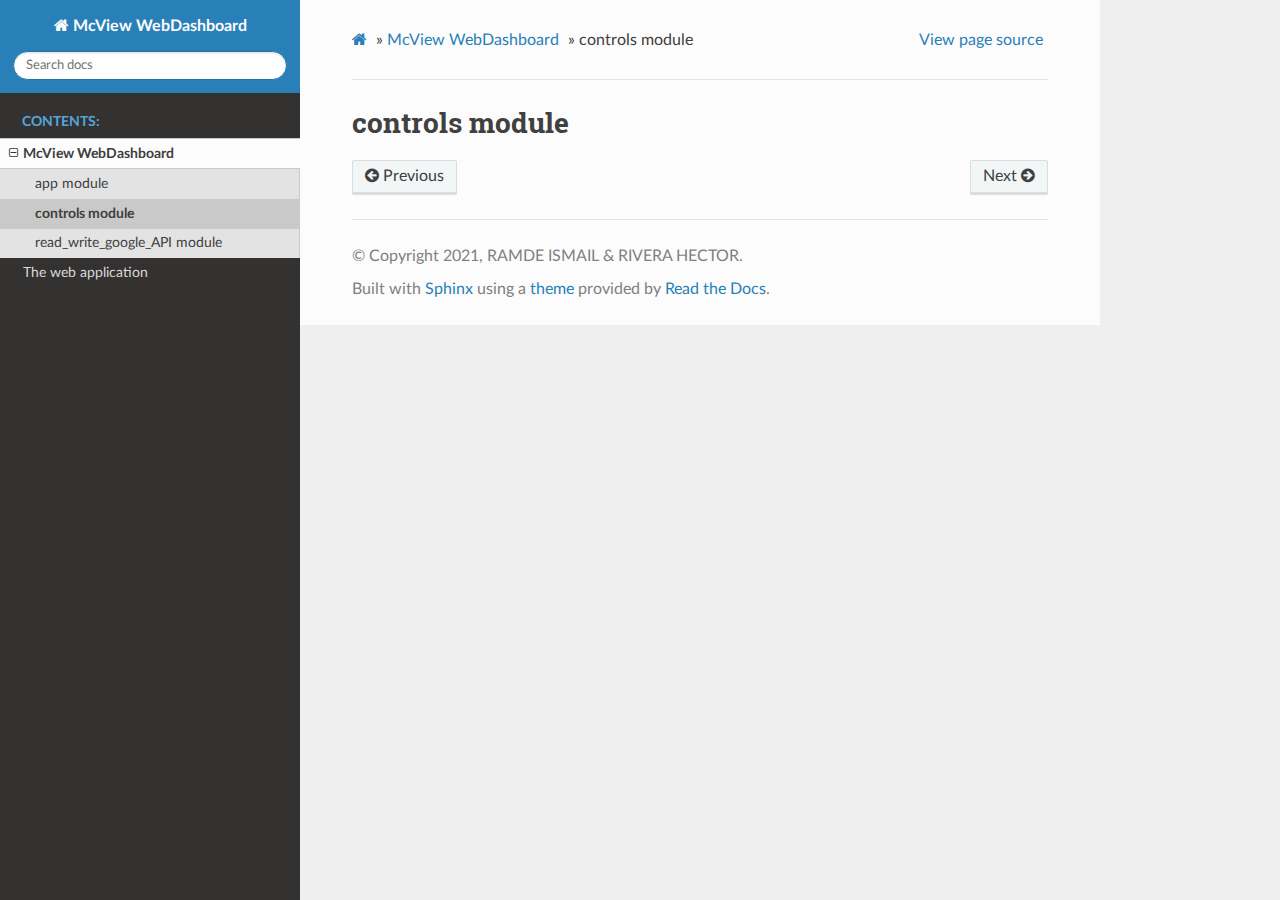
<file: docs/_build/html/controls.html>
<!DOCTYPE html>
<html class="writer-html5" lang="en" >
<head>
  <meta charset="utf-8" />
  
  <meta name="viewport" content="width=device-width, initial-scale=1.0" />
  
  <title>controls module &mdash; McView WebDashboard 1 documentation</title>
  

  
  <link rel="stylesheet" href="_static/css/theme.css" type="text/css" />
  <link rel="stylesheet" href="_static/pygments.css" type="text/css" />
  <link rel="stylesheet" href="_static/pygments.css" type="text/css" />
  <link rel="stylesheet" href="_static/css/theme.css" type="text/css" />

  
  

  
  

  

  
  <!--[if lt IE 9]>
    <script src="_static/js/html5shiv.min.js"></script>
  <![endif]-->
  
    
      <script type="text/javascript" id="documentation_options" data-url_root="./" src="_static/documentation_options.js"></script>
        <script data-url_root="./" id="documentation_options" src="_static/documentation_options.js"></script>
        <script src="_static/jquery.js"></script>
        <script src="_static/underscore.js"></script>
        <script src="_static/doctools.js"></script>
    
    <script type="text/javascript" src="_static/js/theme.js"></script>

    
    <link rel="index" title="Index" href="genindex.html" />
    <link rel="search" title="Search" href="search.html" />
    <link rel="next" title="read_write_google_API module" href="read_write_google_API.html" />
    <link rel="prev" title="app module" href="app.html" /> 
</head>

<body class="wy-body-for-nav">

   
  <div class="wy-grid-for-nav">
    
    <nav data-toggle="wy-nav-shift" class="wy-nav-side">
      <div class="wy-side-scroll">
        <div class="wy-side-nav-search" >
          

          
            <a href="index.html" class="icon icon-home"> McView WebDashboard
          

          
          </a>

          
            
            
          

          
<div role="search">
  <form id="rtd-search-form" class="wy-form" action="search.html" method="get">
    <input type="text" name="q" placeholder="Search docs" />
    <input type="hidden" name="check_keywords" value="yes" />
    <input type="hidden" name="area" value="default" />
  </form>
</div>

          
        </div>

        
        <div class="wy-menu wy-menu-vertical" data-spy="affix" role="navigation" aria-label="main navigation">
          
            
            
              
            
            
              <p class="caption"><span class="caption-text">Contents:</span></p>
<ul class="current">
<li class="toctree-l1 current"><a class="reference internal" href="modules.html">McView WebDashboard</a><ul class="current">
<li class="toctree-l2"><a class="reference internal" href="app.html">app module</a></li>
<li class="toctree-l2 current"><a class="current reference internal" href="#">controls module</a></li>
<li class="toctree-l2"><a class="reference internal" href="read_write_google_API.html">read_write_google_API module</a></li>
</ul>
</li>
<li class="toctree-l1"><a class="reference internal" href="The%20web%20application.html">The web application</a></li>
</ul>

            
          
        </div>
        
      </div>
    </nav>

    <section data-toggle="wy-nav-shift" class="wy-nav-content-wrap">

      
      <nav class="wy-nav-top" aria-label="top navigation">
        
          <i data-toggle="wy-nav-top" class="fa fa-bars"></i>
          <a href="index.html">McView WebDashboard</a>
        
      </nav>


      <div class="wy-nav-content">
        
        <div class="rst-content">
        
          

















<div role="navigation" aria-label="breadcrumbs navigation">

  <ul class="wy-breadcrumbs">
    
      <li><a href="index.html" class="icon icon-home"></a> &raquo;</li>
        
          <li><a href="modules.html">McView WebDashboard</a> &raquo;</li>
        
      <li>controls module</li>
    
    
      <li class="wy-breadcrumbs-aside">
        
          
            <a href="_sources/controls.rst.txt" rel="nofollow"> View page source</a>
          
        
      </li>
    
  </ul>

  
  <hr/>
</div>
          <div role="main" class="document" itemscope="itemscope" itemtype="http://schema.org/Article">
           <div itemprop="articleBody">
            
  <div class="section" id="module-controls">
<span id="controls-module"></span><h1>controls module<a class="headerlink" href="#module-controls" title="Permalink to this headline">¶</a></h1>
</div>


           </div>
           
          </div>
          <footer>
    <div class="rst-footer-buttons" role="navigation" aria-label="footer navigation">
        <a href="read_write_google_API.html" class="btn btn-neutral float-right" title="read_write_google_API module" accesskey="n" rel="next">Next <span class="fa fa-arrow-circle-right" aria-hidden="true"></span></a>
        <a href="app.html" class="btn btn-neutral float-left" title="app module" accesskey="p" rel="prev"><span class="fa fa-arrow-circle-left" aria-hidden="true"></span> Previous</a>
    </div>

  <hr/>

  <div role="contentinfo">
    <p>
        &#169; Copyright 2021, RAMDE ISMAIL &amp; RIVERA HECTOR.

    </p>
  </div>
    
    
    
    Built with <a href="https://www.sphinx-doc.org/">Sphinx</a> using a
    
    <a href="https://github.com/readthedocs/sphinx_rtd_theme">theme</a>
    
    provided by <a href="https://readthedocs.org">Read the Docs</a>. 

</footer>
        </div>
      </div>

    </section>

  </div>
  

  <script type="text/javascript">
      jQuery(function () {
          SphinxRtdTheme.Navigation.enable(true);
      });
  </script>

  
  
    
   

</body>
</html>
</file>
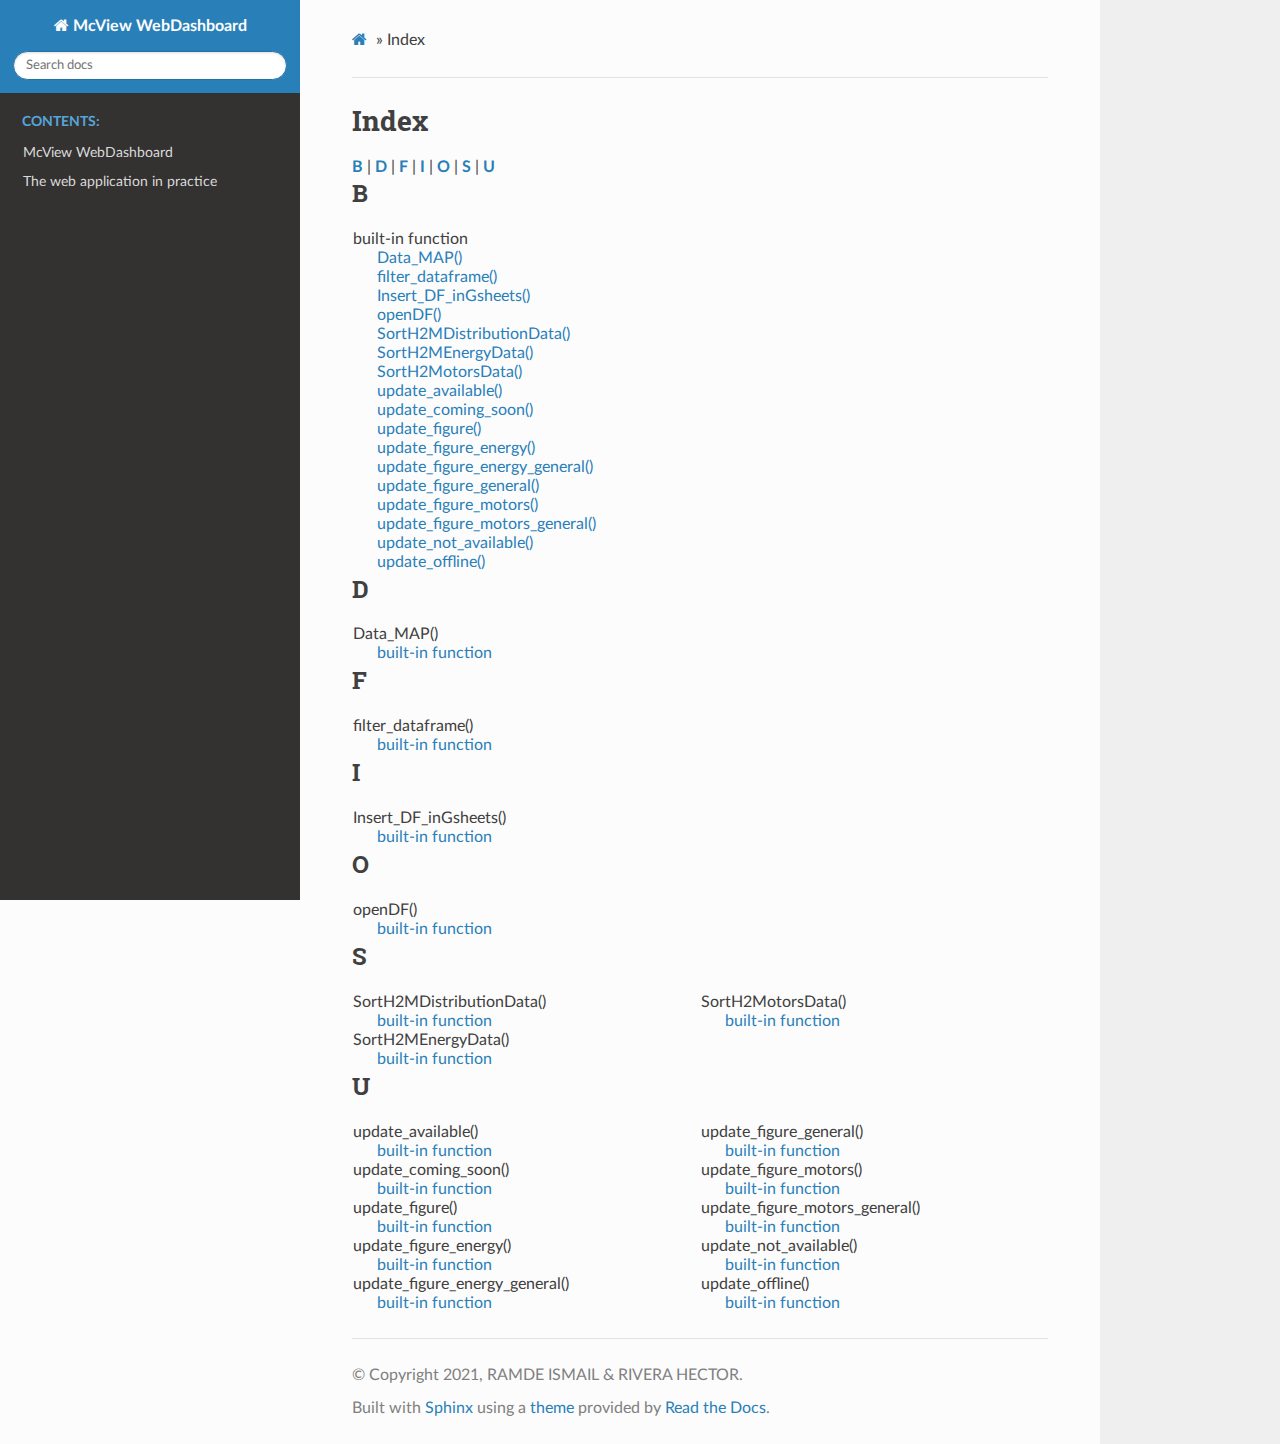
<file: docs/_build/html/genindex.html>
<!DOCTYPE html>
<html class="writer-html5" lang="en" >
<head>
  <meta charset="utf-8" />
  
  <meta name="viewport" content="width=device-width, initial-scale=1.0" />
  
  <title>Index &mdash; McView WebDashboard 1 documentation</title>
  

  
  <link rel="stylesheet" href="_static/css/theme.css" type="text/css" />
  <link rel="stylesheet" href="_static/pygments.css" type="text/css" />
  <link rel="stylesheet" href="_static/pygments.css" type="text/css" />
  <link rel="stylesheet" href="_static/css/theme.css" type="text/css" />

  
  

  
  

  

  
  <!--[if lt IE 9]>
    <script src="_static/js/html5shiv.min.js"></script>
  <![endif]-->
  
    
      <script type="text/javascript" id="documentation_options" data-url_root="./" src="_static/documentation_options.js"></script>
        <script data-url_root="./" id="documentation_options" src="_static/documentation_options.js"></script>
        <script src="_static/jquery.js"></script>
        <script src="_static/underscore.js"></script>
        <script src="_static/doctools.js"></script>
    
    <script type="text/javascript" src="_static/js/theme.js"></script>

    
    <link rel="index" title="Index" href="#" />
    <link rel="search" title="Search" href="search.html" /> 
</head>

<body class="wy-body-for-nav">

   
  <div class="wy-grid-for-nav">
    
    <nav data-toggle="wy-nav-shift" class="wy-nav-side">
      <div class="wy-side-scroll">
        <div class="wy-side-nav-search" >
          

          
            <a href="index.html" class="icon icon-home"> McView WebDashboard
          

          
          </a>

          
            
            
          

          
<div role="search">
  <form id="rtd-search-form" class="wy-form" action="search.html" method="get">
    <input type="text" name="q" placeholder="Search docs" />
    <input type="hidden" name="check_keywords" value="yes" />
    <input type="hidden" name="area" value="default" />
  </form>
</div>

          
        </div>

        
        <div class="wy-menu wy-menu-vertical" data-spy="affix" role="navigation" aria-label="main navigation">
          
            
            
              
            
            
              <p class="caption"><span class="caption-text">Contents:</span></p>
<ul>
<li class="toctree-l1"><a class="reference internal" href="modules.html">McView WebDashboard</a></li>
<li class="toctree-l1"><a class="reference internal" href="The%20web%20application%20in%20practice.html">The web application in practice</a></li>
</ul>

            
          
        </div>
        
      </div>
    </nav>

    <section data-toggle="wy-nav-shift" class="wy-nav-content-wrap">

      
      <nav class="wy-nav-top" aria-label="top navigation">
        
          <i data-toggle="wy-nav-top" class="fa fa-bars"></i>
          <a href="index.html">McView WebDashboard</a>
        
      </nav>


      <div class="wy-nav-content">
        
        <div class="rst-content">
        
          

















<div role="navigation" aria-label="breadcrumbs navigation">

  <ul class="wy-breadcrumbs">
    
      <li><a href="index.html" class="icon icon-home"></a> &raquo;</li>
        
      <li>Index</li>
    
    
      <li class="wy-breadcrumbs-aside">
        
          
        
      </li>
    
  </ul>

  
  <hr/>
</div>
          <div role="main" class="document" itemscope="itemscope" itemtype="http://schema.org/Article">
           <div itemprop="articleBody">
            

<h1 id="index">Index</h1>

<div class="genindex-jumpbox">
 <a href="#B"><strong>B</strong></a>
 | <a href="#D"><strong>D</strong></a>
 | <a href="#F"><strong>F</strong></a>
 | <a href="#I"><strong>I</strong></a>
 | <a href="#O"><strong>O</strong></a>
 | <a href="#S"><strong>S</strong></a>
 | <a href="#U"><strong>U</strong></a>
 
</div>
<h2 id="B">B</h2>
<table style="width: 100%" class="indextable genindextable"><tr>
  <td style="width: 33%; vertical-align: top;"><ul>
      <li>
    built-in function

      <ul>
        <li><a href="read_write_google_API.html#Data_MAP">Data_MAP()</a>
</li>
        <li><a href="app.html#filter_dataframe">filter_dataframe()</a>
</li>
        <li><a href="read_write_google_API.html#Insert_DF_inGsheets">Insert_DF_inGsheets()</a>
</li>
        <li><a href="read_write_google_API.html#openDF">openDF()</a>
</li>
        <li><a href="read_write_google_API.html#SortH2MDistributionData">SortH2MDistributionData()</a>
</li>
        <li><a href="read_write_google_API.html#SortH2MEnergyData">SortH2MEnergyData()</a>
</li>
        <li><a href="read_write_google_API.html#SortH2MotorsData">SortH2MotorsData()</a>
</li>
        <li><a href="app.html#update_available">update_available()</a>
</li>
        <li><a href="app.html#update_coming_soon">update_coming_soon()</a>
</li>
        <li><a href="app.html#update_figure">update_figure()</a>
</li>
        <li><a href="app.html#update_figure_energy">update_figure_energy()</a>
</li>
        <li><a href="update_figure.html#update_figure_energy_general">update_figure_energy_general()</a>
</li>
        <li><a href="update_figure.html#update_figure_general">update_figure_general()</a>
</li>
        <li><a href="app.html#update_figure_motors">update_figure_motors()</a>
</li>
        <li><a href="update_figure.html#update_figure_motors_general">update_figure_motors_general()</a>
</li>
        <li><a href="app.html#update_not_available">update_not_available()</a>
</li>
        <li><a href="app.html#update_offline">update_offline()</a>
</li>
      </ul></li>
  </ul></td>
</tr></table>

<h2 id="D">D</h2>
<table style="width: 100%" class="indextable genindextable"><tr>
  <td style="width: 33%; vertical-align: top;"><ul>
      <li>
    Data_MAP()

      <ul>
        <li><a href="read_write_google_API.html#Data_MAP">built-in function</a>
</li>
      </ul></li>
  </ul></td>
</tr></table>

<h2 id="F">F</h2>
<table style="width: 100%" class="indextable genindextable"><tr>
  <td style="width: 33%; vertical-align: top;"><ul>
      <li>
    filter_dataframe()

      <ul>
        <li><a href="app.html#filter_dataframe">built-in function</a>
</li>
      </ul></li>
  </ul></td>
</tr></table>

<h2 id="I">I</h2>
<table style="width: 100%" class="indextable genindextable"><tr>
  <td style="width: 33%; vertical-align: top;"><ul>
      <li>
    Insert_DF_inGsheets()

      <ul>
        <li><a href="read_write_google_API.html#Insert_DF_inGsheets">built-in function</a>
</li>
      </ul></li>
  </ul></td>
</tr></table>

<h2 id="O">O</h2>
<table style="width: 100%" class="indextable genindextable"><tr>
  <td style="width: 33%; vertical-align: top;"><ul>
      <li>
    openDF()

      <ul>
        <li><a href="read_write_google_API.html#openDF">built-in function</a>
</li>
      </ul></li>
  </ul></td>
</tr></table>

<h2 id="S">S</h2>
<table style="width: 100%" class="indextable genindextable"><tr>
  <td style="width: 33%; vertical-align: top;"><ul>
      <li>
    SortH2MDistributionData()

      <ul>
        <li><a href="read_write_google_API.html#SortH2MDistributionData">built-in function</a>
</li>
      </ul></li>
      <li>
    SortH2MEnergyData()

      <ul>
        <li><a href="read_write_google_API.html#SortH2MEnergyData">built-in function</a>
</li>
      </ul></li>
  </ul></td>
  <td style="width: 33%; vertical-align: top;"><ul>
      <li>
    SortH2MotorsData()

      <ul>
        <li><a href="read_write_google_API.html#SortH2MotorsData">built-in function</a>
</li>
      </ul></li>
  </ul></td>
</tr></table>

<h2 id="U">U</h2>
<table style="width: 100%" class="indextable genindextable"><tr>
  <td style="width: 33%; vertical-align: top;"><ul>
      <li>
    update_available()

      <ul>
        <li><a href="app.html#update_available">built-in function</a>
</li>
      </ul></li>
      <li>
    update_coming_soon()

      <ul>
        <li><a href="app.html#update_coming_soon">built-in function</a>
</li>
      </ul></li>
      <li>
    update_figure()

      <ul>
        <li><a href="app.html#update_figure">built-in function</a>
</li>
      </ul></li>
      <li>
    update_figure_energy()

      <ul>
        <li><a href="app.html#update_figure_energy">built-in function</a>
</li>
      </ul></li>
      <li>
    update_figure_energy_general()

      <ul>
        <li><a href="update_figure.html#update_figure_energy_general">built-in function</a>
</li>
      </ul></li>
  </ul></td>
  <td style="width: 33%; vertical-align: top;"><ul>
      <li>
    update_figure_general()

      <ul>
        <li><a href="update_figure.html#update_figure_general">built-in function</a>
</li>
      </ul></li>
      <li>
    update_figure_motors()

      <ul>
        <li><a href="app.html#update_figure_motors">built-in function</a>
</li>
      </ul></li>
      <li>
    update_figure_motors_general()

      <ul>
        <li><a href="update_figure.html#update_figure_motors_general">built-in function</a>
</li>
      </ul></li>
      <li>
    update_not_available()

      <ul>
        <li><a href="app.html#update_not_available">built-in function</a>
</li>
      </ul></li>
      <li>
    update_offline()

      <ul>
        <li><a href="app.html#update_offline">built-in function</a>
</li>
      </ul></li>
  </ul></td>
</tr></table>



           </div>
           
          </div>
          <footer>

  <hr/>

  <div role="contentinfo">
    <p>
        &#169; Copyright 2021, RAMDE ISMAIL &amp; RIVERA HECTOR.

    </p>
  </div>
    
    
    
    Built with <a href="https://www.sphinx-doc.org/">Sphinx</a> using a
    
    <a href="https://github.com/readthedocs/sphinx_rtd_theme">theme</a>
    
    provided by <a href="https://readthedocs.org">Read the Docs</a>. 

</footer>
        </div>
      </div>

    </section>

  </div>
  

  <script type="text/javascript">
      jQuery(function () {
          SphinxRtdTheme.Navigation.enable(true);
      });
  </script>

  
  
    
   

</body>
</html>
</file>
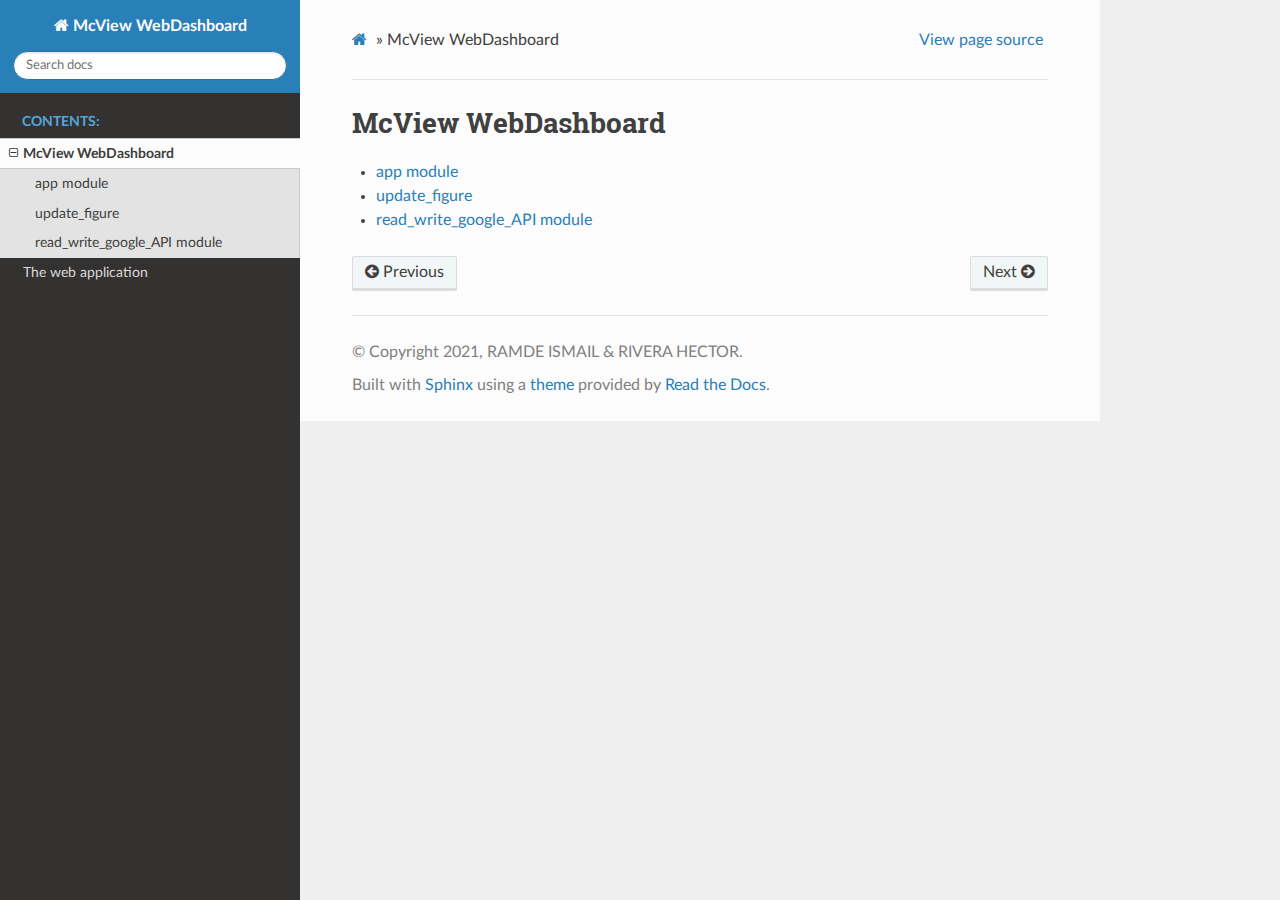
<file: docs/_build/html/modules.html>
<!DOCTYPE html>
<html class="writer-html5" lang="en" >
<head>
  <meta charset="utf-8" />
  
  <meta name="viewport" content="width=device-width, initial-scale=1.0" />
  
  <title>McView WebDashboard &mdash; McView WebDashboard 1 documentation</title>
  

  
  <link rel="stylesheet" href="_static/css/theme.css" type="text/css" />
  <link rel="stylesheet" href="_static/pygments.css" type="text/css" />
  <link rel="stylesheet" href="_static/pygments.css" type="text/css" />
  <link rel="stylesheet" href="_static/css/theme.css" type="text/css" />

  
  

  
  

  

  
  <!--[if lt IE 9]>
    <script src="_static/js/html5shiv.min.js"></script>
  <![endif]-->
  
    
      <script type="text/javascript" id="documentation_options" data-url_root="./" src="_static/documentation_options.js"></script>
        <script data-url_root="./" id="documentation_options" src="_static/documentation_options.js"></script>
        <script src="_static/jquery.js"></script>
        <script src="_static/underscore.js"></script>
        <script src="_static/doctools.js"></script>
    
    <script type="text/javascript" src="_static/js/theme.js"></script>

    
    <link rel="index" title="Index" href="genindex.html" />
    <link rel="search" title="Search" href="search.html" />
    <link rel="next" title="app module" href="app.html" />
    <link rel="prev" title="Welcome to McView WebDashboard’s documentation!" href="index.html" /> 
</head>

<body class="wy-body-for-nav">

   
  <div class="wy-grid-for-nav">
    
    <nav data-toggle="wy-nav-shift" class="wy-nav-side">
      <div class="wy-side-scroll">
        <div class="wy-side-nav-search" >
          

          
            <a href="index.html" class="icon icon-home"> McView WebDashboard
          

          
          </a>

          
            
            
          

          
<div role="search">
  <form id="rtd-search-form" class="wy-form" action="search.html" method="get">
    <input type="text" name="q" placeholder="Search docs" />
    <input type="hidden" name="check_keywords" value="yes" />
    <input type="hidden" name="area" value="default" />
  </form>
</div>

          
        </div>

        
        <div class="wy-menu wy-menu-vertical" data-spy="affix" role="navigation" aria-label="main navigation">
          
            
            
              
            
            
              <p class="caption"><span class="caption-text">Contents:</span></p>
<ul class="current">
<li class="toctree-l1 current"><a class="current reference internal" href="#">McView WebDashboard</a><ul>
<li class="toctree-l2"><a class="reference internal" href="app.html">app module</a></li>
<li class="toctree-l2"><a class="reference internal" href="update_figure.html">update_figure</a></li>
<li class="toctree-l2"><a class="reference internal" href="read_write_google_API.html">read_write_google_API module</a></li>
</ul>
</li>
<li class="toctree-l1"><a class="reference internal" href="The%20web%20application.html">The web application</a></li>
</ul>

            
          
        </div>
        
      </div>
    </nav>

    <section data-toggle="wy-nav-shift" class="wy-nav-content-wrap">

      
      <nav class="wy-nav-top" aria-label="top navigation">
        
          <i data-toggle="wy-nav-top" class="fa fa-bars"></i>
          <a href="index.html">McView WebDashboard</a>
        
      </nav>


      <div class="wy-nav-content">
        
        <div class="rst-content">
        
          

















<div role="navigation" aria-label="breadcrumbs navigation">

  <ul class="wy-breadcrumbs">
    
      <li><a href="index.html" class="icon icon-home"></a> &raquo;</li>
        
      <li>McView WebDashboard</li>
    
    
      <li class="wy-breadcrumbs-aside">
        
          
            <a href="_sources/modules.rst.txt" rel="nofollow"> View page source</a>
          
        
      </li>
    
  </ul>

  
  <hr/>
</div>
          <div role="main" class="document" itemscope="itemscope" itemtype="http://schema.org/Article">
           <div itemprop="articleBody">
            
  <div class="section" id="mcview-webdashboard">
<h1>McView WebDashboard<a class="headerlink" href="#mcview-webdashboard" title="Permalink to this headline">¶</a></h1>
<div class="toctree-wrapper compound">
<ul>
<li class="toctree-l1"><a class="reference internal" href="app.html">app module</a></li>
<li class="toctree-l1"><a class="reference internal" href="update_figure.html">update_figure</a></li>
<li class="toctree-l1"><a class="reference internal" href="read_write_google_API.html">read_write_google_API module</a></li>
</ul>
</div>
</div>


           </div>
           
          </div>
          <footer>
    <div class="rst-footer-buttons" role="navigation" aria-label="footer navigation">
        <a href="app.html" class="btn btn-neutral float-right" title="app module" accesskey="n" rel="next">Next <span class="fa fa-arrow-circle-right" aria-hidden="true"></span></a>
        <a href="index.html" class="btn btn-neutral float-left" title="Welcome to McView WebDashboard’s documentation!" accesskey="p" rel="prev"><span class="fa fa-arrow-circle-left" aria-hidden="true"></span> Previous</a>
    </div>

  <hr/>

  <div role="contentinfo">
    <p>
        &#169; Copyright 2021, RAMDE ISMAIL &amp; RIVERA HECTOR.

    </p>
  </div>
    
    
    
    Built with <a href="https://www.sphinx-doc.org/">Sphinx</a> using a
    
    <a href="https://github.com/readthedocs/sphinx_rtd_theme">theme</a>
    
    provided by <a href="https://readthedocs.org">Read the Docs</a>. 

</footer>
        </div>
      </div>

    </section>

  </div>
  

  <script type="text/javascript">
      jQuery(function () {
          SphinxRtdTheme.Navigation.enable(true);
      });
  </script>

  
  
    
   

</body>
</html>
</file>
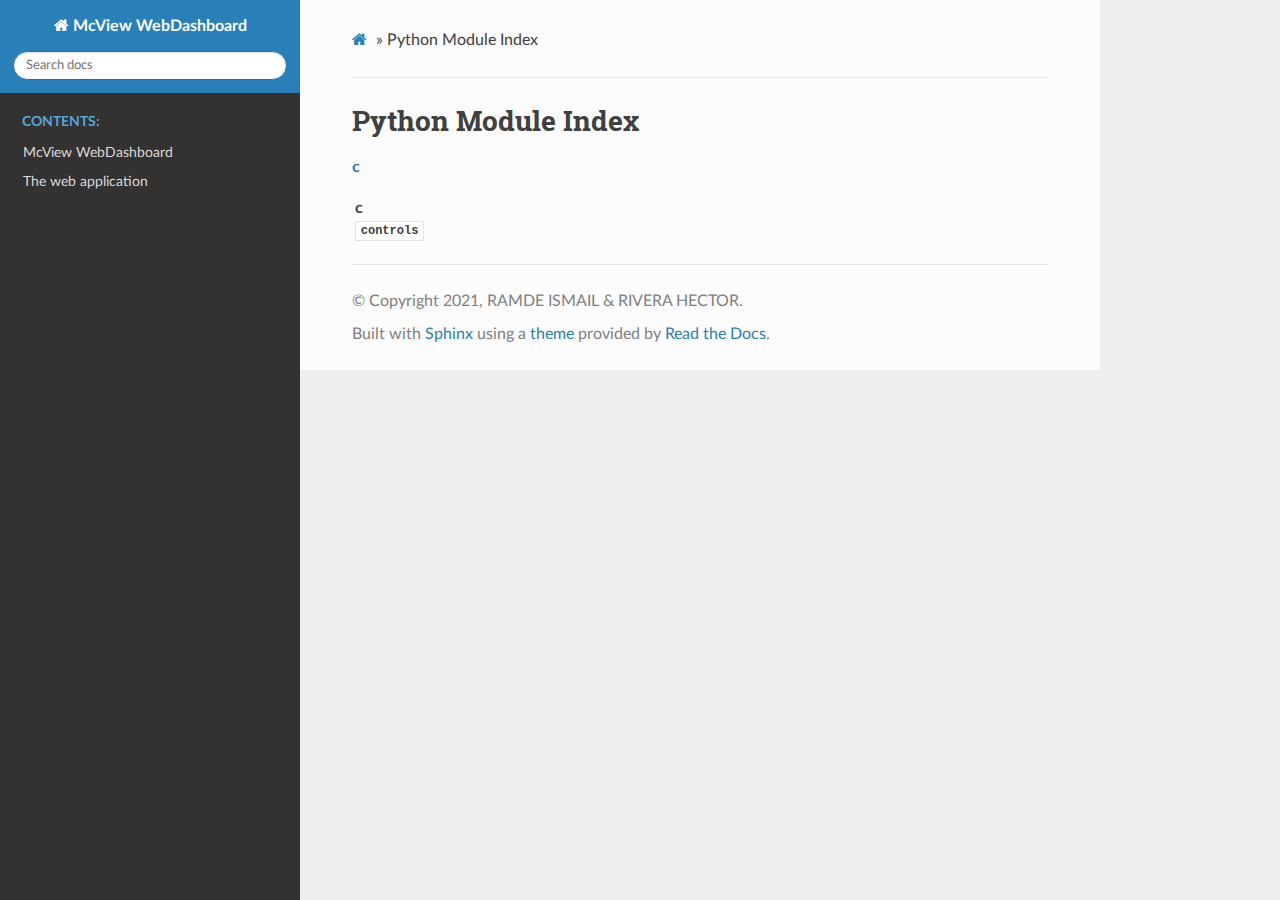
<file: docs/_build/html/py-modindex.html>
<!DOCTYPE html>
<html class="writer-html5" lang="en" >
<head>
  <meta charset="utf-8" />
  
  <meta name="viewport" content="width=device-width, initial-scale=1.0" />
  
  <title>Python Module Index &mdash; McView WebDashboard 1 documentation</title>
  

  
  <link rel="stylesheet" href="_static/css/theme.css" type="text/css" />
  <link rel="stylesheet" href="_static/pygments.css" type="text/css" />
  <link rel="stylesheet" href="_static/pygments.css" type="text/css" />
  <link rel="stylesheet" href="_static/css/theme.css" type="text/css" />

  
  

  
  

  

  
  <!--[if lt IE 9]>
    <script src="_static/js/html5shiv.min.js"></script>
  <![endif]-->
  
    
      <script type="text/javascript" id="documentation_options" data-url_root="./" src="_static/documentation_options.js"></script>
        <script data-url_root="./" id="documentation_options" src="_static/documentation_options.js"></script>
        <script src="_static/jquery.js"></script>
        <script src="_static/underscore.js"></script>
        <script src="_static/doctools.js"></script>
    
    <script type="text/javascript" src="_static/js/theme.js"></script>

    
    <link rel="index" title="Index" href="genindex.html" />
    <link rel="search" title="Search" href="search.html" />
 

    <script>
      DOCUMENTATION_OPTIONS.COLLAPSE_INDEX = true;
    </script>


</head>

<body class="wy-body-for-nav">

   
  <div class="wy-grid-for-nav">
    
    <nav data-toggle="wy-nav-shift" class="wy-nav-side">
      <div class="wy-side-scroll">
        <div class="wy-side-nav-search" >
          

          
            <a href="index.html" class="icon icon-home"> McView WebDashboard
          

          
          </a>

          
            
            
          

          
<div role="search">
  <form id="rtd-search-form" class="wy-form" action="search.html" method="get">
    <input type="text" name="q" placeholder="Search docs" />
    <input type="hidden" name="check_keywords" value="yes" />
    <input type="hidden" name="area" value="default" />
  </form>
</div>

          
        </div>

        
        <div class="wy-menu wy-menu-vertical" data-spy="affix" role="navigation" aria-label="main navigation">
          
            
            
              
            
            
              <p class="caption"><span class="caption-text">Contents:</span></p>
<ul>
<li class="toctree-l1"><a class="reference internal" href="modules.html">McView WebDashboard</a></li>
<li class="toctree-l1"><a class="reference internal" href="The%20web%20application.html">The web application</a></li>
</ul>

            
          
        </div>
        
      </div>
    </nav>

    <section data-toggle="wy-nav-shift" class="wy-nav-content-wrap">

      
      <nav class="wy-nav-top" aria-label="top navigation">
        
          <i data-toggle="wy-nav-top" class="fa fa-bars"></i>
          <a href="index.html">McView WebDashboard</a>
        
      </nav>


      <div class="wy-nav-content">
        
        <div class="rst-content">
        
          

















<div role="navigation" aria-label="breadcrumbs navigation">

  <ul class="wy-breadcrumbs">
    
      <li><a href="index.html" class="icon icon-home"></a> &raquo;</li>
        
      <li>Python Module Index</li>
    
    
      <li class="wy-breadcrumbs-aside">
        
      </li>
    
  </ul>

  
  <hr/>
</div>
          <div role="main" class="document" itemscope="itemscope" itemtype="http://schema.org/Article">
           <div itemprop="articleBody">
            

   <h1>Python Module Index</h1>

   <div class="modindex-jumpbox">
   <a href="#cap-c"><strong>c</strong></a>
   </div>

   <table class="indextable modindextable">
     <tr class="pcap"><td></td><td>&#160;</td><td></td></tr>
     <tr class="cap" id="cap-c"><td></td><td>
       <strong>c</strong></td><td></td></tr>
     <tr>
       <td></td>
       <td>
       <a href="controls.html#module-controls"><code class="xref">controls</code></a></td><td>
       <em></em></td></tr>
   </table>


           </div>
           
          </div>
          <footer>

  <hr/>

  <div role="contentinfo">
    <p>
        &#169; Copyright 2021, RAMDE ISMAIL &amp; RIVERA HECTOR.

    </p>
  </div>
    
    
    
    Built with <a href="https://www.sphinx-doc.org/">Sphinx</a> using a
    
    <a href="https://github.com/readthedocs/sphinx_rtd_theme">theme</a>
    
    provided by <a href="https://readthedocs.org">Read the Docs</a>. 

</footer>
        </div>
      </div>

    </section>

  </div>
  

  <script type="text/javascript">
      jQuery(function () {
          SphinxRtdTheme.Navigation.enable(true);
      });
  </script>

  
  
    
   

</body>
</html>
</file>
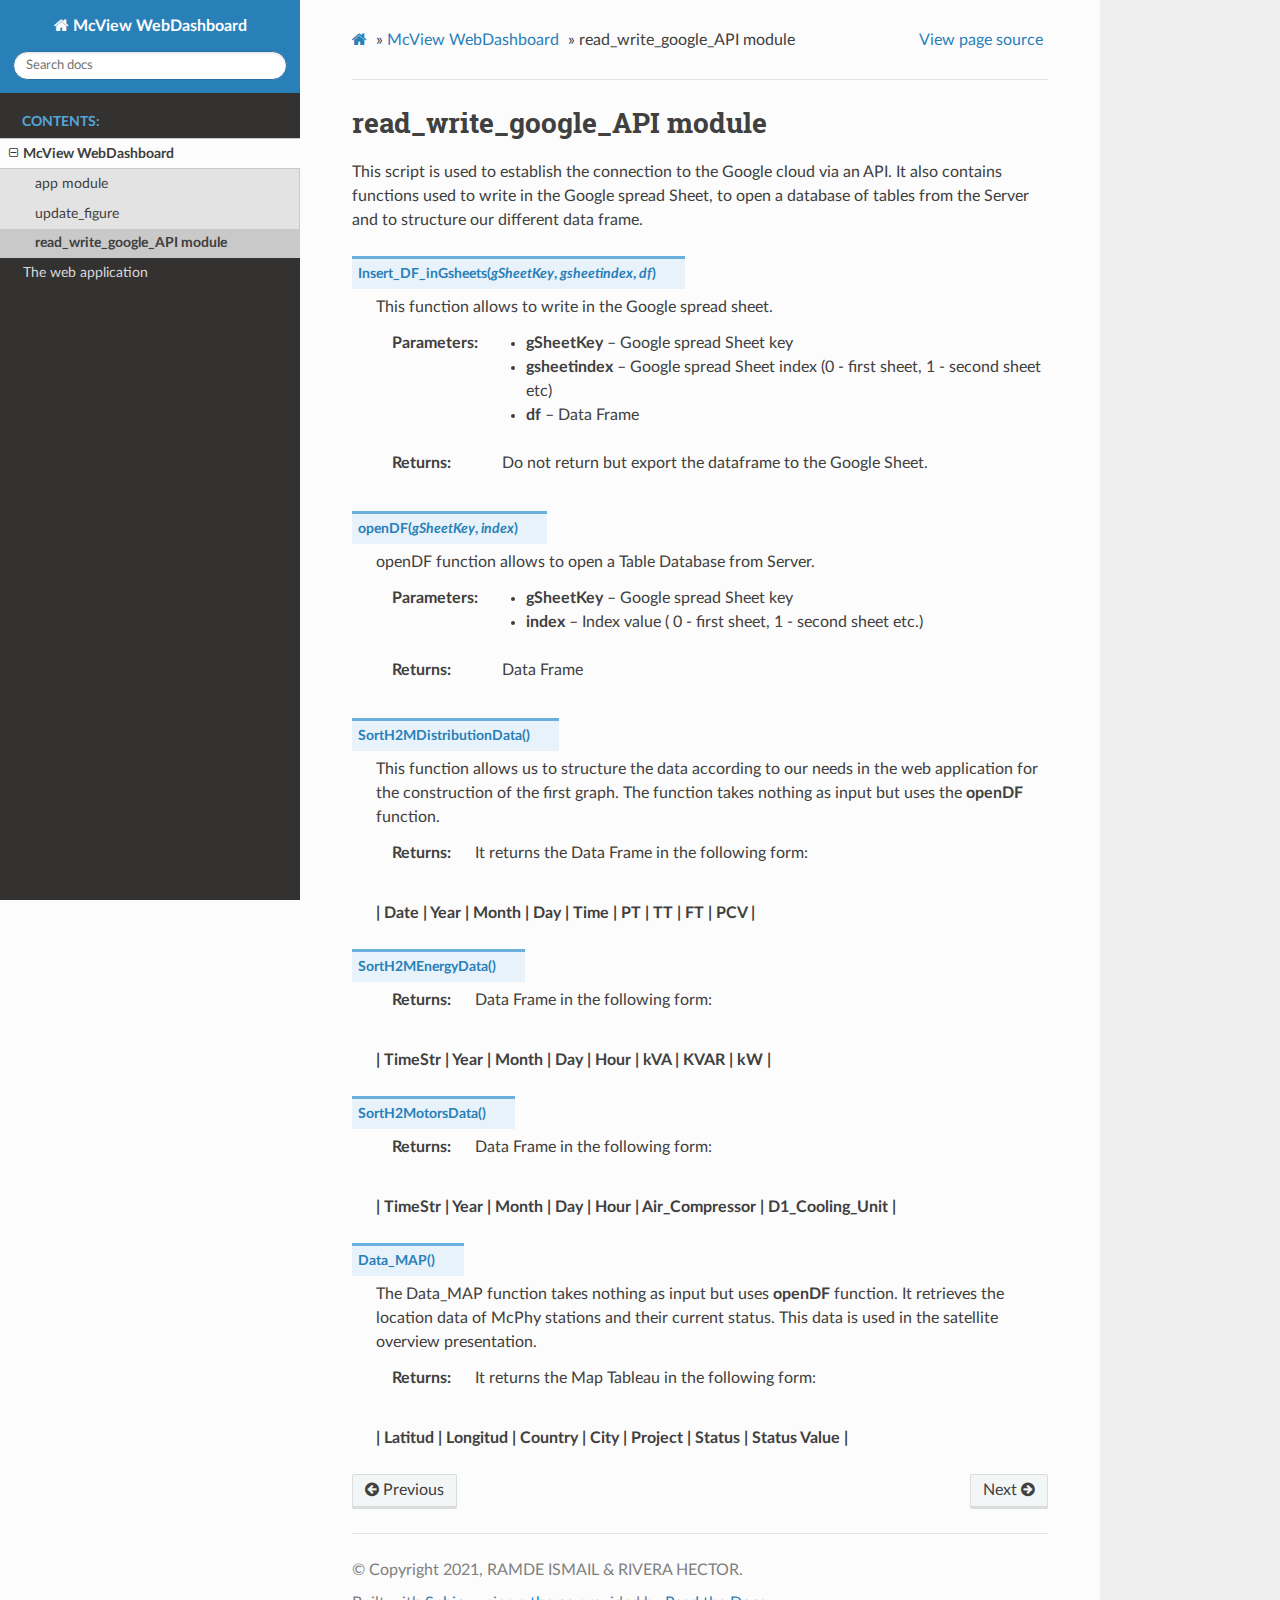
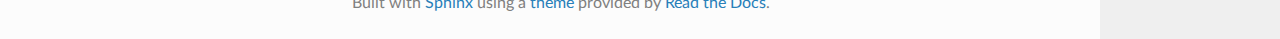
<file: docs/_build/html/read_write_google_API.html>
<!DOCTYPE html>
<html class="writer-html5" lang="en" >
<head>
  <meta charset="utf-8" />
  
  <meta name="viewport" content="width=device-width, initial-scale=1.0" />
  
  <title>read_write_google_API module &mdash; McView WebDashboard 1 documentation</title>
  

  
  <link rel="stylesheet" href="_static/css/theme.css" type="text/css" />
  <link rel="stylesheet" href="_static/pygments.css" type="text/css" />
  <link rel="stylesheet" href="_static/pygments.css" type="text/css" />
  <link rel="stylesheet" href="_static/css/theme.css" type="text/css" />

  
  

  
  

  

  
  <!--[if lt IE 9]>
    <script src="_static/js/html5shiv.min.js"></script>
  <![endif]-->
  
    
      <script type="text/javascript" id="documentation_options" data-url_root="./" src="_static/documentation_options.js"></script>
        <script data-url_root="./" id="documentation_options" src="_static/documentation_options.js"></script>
        <script src="_static/jquery.js"></script>
        <script src="_static/underscore.js"></script>
        <script src="_static/doctools.js"></script>
    
    <script type="text/javascript" src="_static/js/theme.js"></script>

    
    <link rel="index" title="Index" href="genindex.html" />
    <link rel="search" title="Search" href="search.html" />
    <link rel="next" title="The web application" href="The%20web%20application.html" />
    <link rel="prev" title="update_figure" href="update_figure.html" /> 
</head>

<body class="wy-body-for-nav">

   
  <div class="wy-grid-for-nav">
    
    <nav data-toggle="wy-nav-shift" class="wy-nav-side">
      <div class="wy-side-scroll">
        <div class="wy-side-nav-search" >
          

          
            <a href="index.html" class="icon icon-home"> McView WebDashboard
          

          
          </a>

          
            
            
          

          
<div role="search">
  <form id="rtd-search-form" class="wy-form" action="search.html" method="get">
    <input type="text" name="q" placeholder="Search docs" />
    <input type="hidden" name="check_keywords" value="yes" />
    <input type="hidden" name="area" value="default" />
  </form>
</div>

          
        </div>

        
        <div class="wy-menu wy-menu-vertical" data-spy="affix" role="navigation" aria-label="main navigation">
          
            
            
              
            
            
              <p class="caption"><span class="caption-text">Contents:</span></p>
<ul class="current">
<li class="toctree-l1 current"><a class="reference internal" href="modules.html">McView WebDashboard</a><ul class="current">
<li class="toctree-l2"><a class="reference internal" href="app.html">app module</a></li>
<li class="toctree-l2"><a class="reference internal" href="update_figure.html">update_figure</a></li>
<li class="toctree-l2 current"><a class="current reference internal" href="#">read_write_google_API module</a></li>
</ul>
</li>
<li class="toctree-l1"><a class="reference internal" href="The%20web%20application.html">The web application</a></li>
</ul>

            
          
        </div>
        
      </div>
    </nav>

    <section data-toggle="wy-nav-shift" class="wy-nav-content-wrap">

      
      <nav class="wy-nav-top" aria-label="top navigation">
        
          <i data-toggle="wy-nav-top" class="fa fa-bars"></i>
          <a href="index.html">McView WebDashboard</a>
        
      </nav>


      <div class="wy-nav-content">
        
        <div class="rst-content">
        
          

















<div role="navigation" aria-label="breadcrumbs navigation">

  <ul class="wy-breadcrumbs">
    
      <li><a href="index.html" class="icon icon-home"></a> &raquo;</li>
        
          <li><a href="modules.html">McView WebDashboard</a> &raquo;</li>
        
      <li>read_write_google_API module</li>
    
    
      <li class="wy-breadcrumbs-aside">
        
          
            <a href="_sources/read_write_google_API.rst.txt" rel="nofollow"> View page source</a>
          
        
      </li>
    
  </ul>

  
  <hr/>
</div>
          <div role="main" class="document" itemscope="itemscope" itemtype="http://schema.org/Article">
           <div itemprop="articleBody">
            
  <div class="section" id="read-write-google-api-module">
<h1>read_write_google_API module<a class="headerlink" href="#read-write-google-api-module" title="Permalink to this headline">¶</a></h1>
<p>This script is used to establish the connection to the Google cloud via an API. It also contains functions used to write in the Google spread Sheet, to open a database of tables from the Server and to structure our different data frame.</p>
<dl class="py function">
<dt class="sig sig-object py" id="Insert_DF_inGsheets">
<span class="sig-name descname"><span class="pre">Insert_DF_inGsheets</span></span><span class="sig-paren">(</span><em class="sig-param"><span class="n"><span class="pre">gSheetKey</span></span></em>, <em class="sig-param"><span class="n"><span class="pre">gsheetindex</span></span></em>, <em class="sig-param"><span class="n"><span class="pre">df</span></span></em><span class="sig-paren">)</span><a class="headerlink" href="#Insert_DF_inGsheets" title="Permalink to this definition">¶</a></dt>
<dd><p>This function allows to write in the Google spread sheet.</p>
<dl class="field-list simple">
<dt class="field-odd">Parameters</dt>
<dd class="field-odd"><ul class="simple">
<li><p><strong>gSheetKey</strong> – Google spread Sheet key</p></li>
<li><p><strong>gsheetindex</strong> – Google spread Sheet index (0 - first sheet, 1 - second sheet etc)</p></li>
<li><p><strong>df</strong> – Data Frame</p></li>
</ul>
</dd>
<dt class="field-even">Returns</dt>
<dd class="field-even"><p>Do not return but export the dataframe to the Google Sheet.</p>
</dd>
</dl>
</dd></dl>

<dl class="py function">
<dt class="sig sig-object py" id="openDF">
<span class="sig-name descname"><span class="pre">openDF</span></span><span class="sig-paren">(</span><em class="sig-param"><span class="n"><span class="pre">gSheetKey</span></span></em>, <em class="sig-param"><span class="n"><span class="pre">index</span></span></em><span class="sig-paren">)</span><a class="headerlink" href="#openDF" title="Permalink to this definition">¶</a></dt>
<dd><p>openDF function allows to open a Table Database from Server.</p>
<dl class="field-list simple">
<dt class="field-odd">Parameters</dt>
<dd class="field-odd"><ul class="simple">
<li><p><strong>gSheetKey</strong> – Google spread Sheet key</p></li>
<li><p><strong>index</strong> – Index value ( 0 - first sheet,   1 - second sheet etc.)</p></li>
</ul>
</dd>
<dt class="field-even">Returns</dt>
<dd class="field-even"><p>Data Frame</p>
</dd>
</dl>
</dd></dl>

<dl class="py function">
<dt class="sig sig-object py" id="SortH2MDistributionData">
<span class="sig-name descname"><span class="pre">SortH2MDistributionData</span></span><span class="sig-paren">(</span><span class="sig-paren">)</span><a class="headerlink" href="#SortH2MDistributionData" title="Permalink to this definition">¶</a></dt>
<dd><p>This function allows us to structure the data according to our needs in the web application for the construction of the first graph.
The function takes nothing as input but uses the <strong>openDF</strong> function.</p>
<dl class="field-list simple">
<dt class="field-odd">Returns</dt>
<dd class="field-odd"><p>It returns the Data Frame in the following form:</p>
</dd>
</dl>
<p><strong>| Date | Year | Month | Day | Time | PT | TT | FT | PCV |</strong></p>
</dd></dl>

<dl class="py function">
<dt class="sig sig-object py" id="SortH2MEnergyData">
<span class="sig-name descname"><span class="pre">SortH2MEnergyData</span></span><span class="sig-paren">(</span><span class="sig-paren">)</span><a class="headerlink" href="#SortH2MEnergyData" title="Permalink to this definition">¶</a></dt>
<dd><dl class="field-list simple">
<dt class="field-odd">Returns</dt>
<dd class="field-odd"><p>Data Frame in the following form:</p>
</dd>
</dl>
<p><strong>| TimeStr | Year | Month | Day | Hour | kVA | KVAR | kW |</strong></p>
</dd></dl>

<dl class="py function">
<dt class="sig sig-object py" id="SortH2MotorsData">
<span class="sig-name descname"><span class="pre">SortH2MotorsData</span></span><span class="sig-paren">(</span><span class="sig-paren">)</span><a class="headerlink" href="#SortH2MotorsData" title="Permalink to this definition">¶</a></dt>
<dd><dl class="field-list simple">
<dt class="field-odd">Returns</dt>
<dd class="field-odd"><p>Data Frame in the following form:</p>
</dd>
</dl>
<p><strong>| TimeStr | Year | Month | Day | Hour | Air_Compressor | D1_Cooling_Unit |</strong></p>
</dd></dl>

<dl class="py function">
<dt class="sig sig-object py" id="Data_MAP">
<span class="sig-name descname"><span class="pre">Data_MAP</span></span><span class="sig-paren">(</span><span class="sig-paren">)</span><a class="headerlink" href="#Data_MAP" title="Permalink to this definition">¶</a></dt>
<dd><p>The Data_MAP function takes nothing as input but uses <strong>openDF</strong> function.
It retrieves the location data of McPhy stations and their current status. This data is used in the satellite overview presentation.</p>
<dl class="field-list simple">
<dt class="field-odd">Returns</dt>
<dd class="field-odd"><p>It returns the Map Tableau in the following form:</p>
</dd>
</dl>
<p><strong>| Latitud | Longitud | Country | City | Project | Status | Status Value |</strong></p>
</dd></dl>

</div>


           </div>
           
          </div>
          <footer>
    <div class="rst-footer-buttons" role="navigation" aria-label="footer navigation">
        <a href="The%20web%20application.html" class="btn btn-neutral float-right" title="The web application" accesskey="n" rel="next">Next <span class="fa fa-arrow-circle-right" aria-hidden="true"></span></a>
        <a href="update_figure.html" class="btn btn-neutral float-left" title="update_figure" accesskey="p" rel="prev"><span class="fa fa-arrow-circle-left" aria-hidden="true"></span> Previous</a>
    </div>

  <hr/>

  <div role="contentinfo">
    <p>
        &#169; Copyright 2021, RAMDE ISMAIL &amp; RIVERA HECTOR.

    </p>
  </div>
    
    
    
    Built with <a href="https://www.sphinx-doc.org/">Sphinx</a> using a
    
    <a href="https://github.com/readthedocs/sphinx_rtd_theme">theme</a>
    
    provided by <a href="https://readthedocs.org">Read the Docs</a>. 

</footer>
        </div>
      </div>

    </section>

  </div>
  

  <script type="text/javascript">
      jQuery(function () {
          SphinxRtdTheme.Navigation.enable(true);
      });
  </script>

  
  
    
   

</body>
</html>
</file>
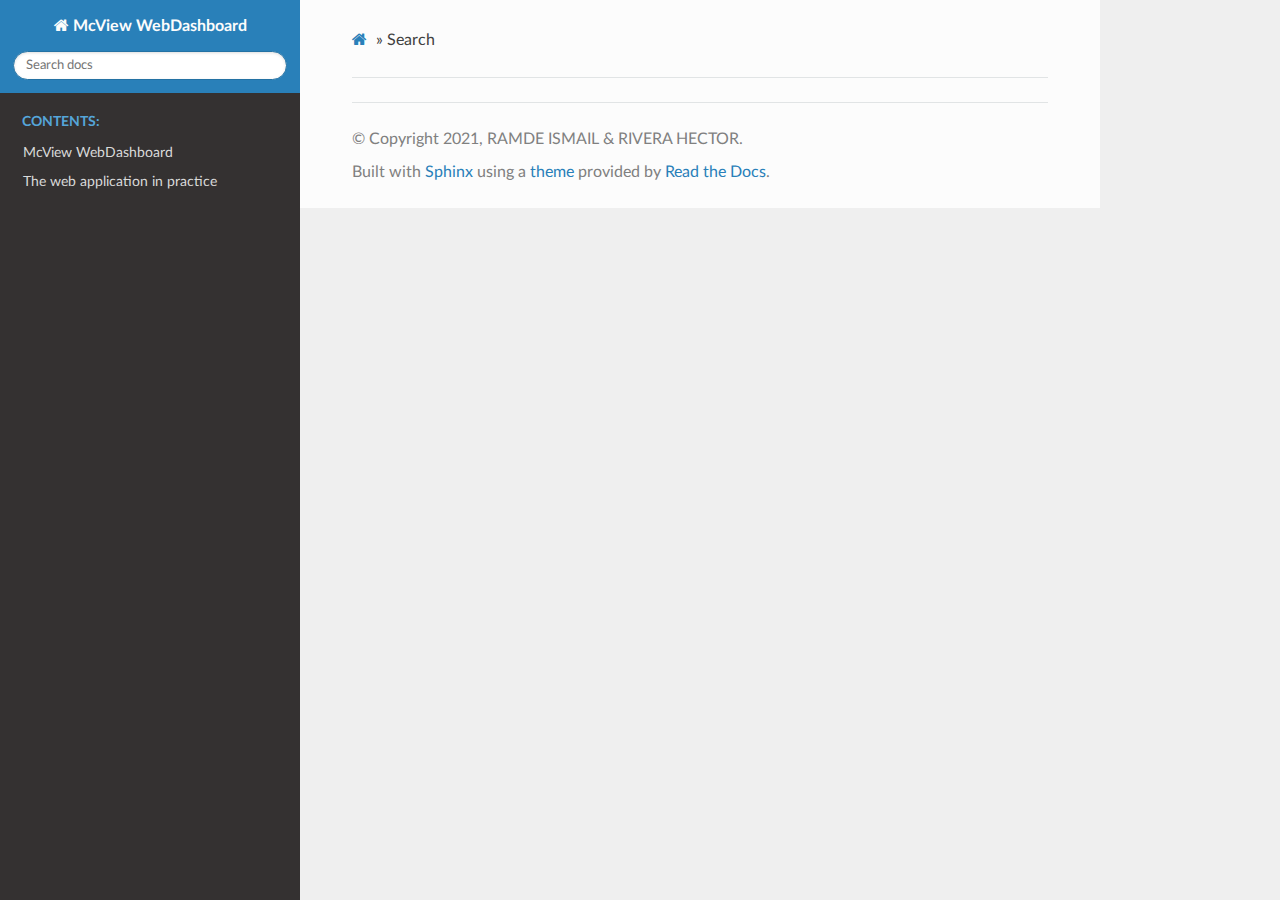
<file: docs/_build/html/search.html>
<!DOCTYPE html>
<html class="writer-html5" lang="en" >
<head>
  <meta charset="utf-8" />
  
  <meta name="viewport" content="width=device-width, initial-scale=1.0" />
  
  <title>Search &mdash; McView WebDashboard 1 documentation</title>
  

  
  <link rel="stylesheet" href="_static/css/theme.css" type="text/css" />
  <link rel="stylesheet" href="_static/pygments.css" type="text/css" />
  <link rel="stylesheet" href="_static/pygments.css" type="text/css" />
  <link rel="stylesheet" href="_static/css/theme.css" type="text/css" />

  
  

  
  

  

  
    
  <!--[if lt IE 9]>
    <script src="_static/js/html5shiv.min.js"></script>
  <![endif]-->
  
    
      <script type="text/javascript" id="documentation_options" data-url_root="./" src="_static/documentation_options.js"></script>
        <script data-url_root="./" id="documentation_options" src="_static/documentation_options.js"></script>
        <script src="_static/jquery.js"></script>
        <script src="_static/underscore.js"></script>
        <script src="_static/doctools.js"></script>
    
    <script type="text/javascript" src="_static/js/theme.js"></script>

    
    <script type="text/javascript" src="_static/searchtools.js"></script>
    <script type="text/javascript" src="_static/language_data.js"></script>
    <link rel="index" title="Index" href="genindex.html" />
    <link rel="search" title="Search" href="#" /> 
</head>

<body class="wy-body-for-nav">

   
  <div class="wy-grid-for-nav">
    
    <nav data-toggle="wy-nav-shift" class="wy-nav-side">
      <div class="wy-side-scroll">
        <div class="wy-side-nav-search" >
          

          
            <a href="index.html" class="icon icon-home"> McView WebDashboard
          

          
          </a>

          
            
            
          

          
<div role="search">
  <form id="rtd-search-form" class="wy-form" action="#" method="get">
    <input type="text" name="q" placeholder="Search docs" />
    <input type="hidden" name="check_keywords" value="yes" />
    <input type="hidden" name="area" value="default" />
  </form>
</div>

          
        </div>

        
        <div class="wy-menu wy-menu-vertical" data-spy="affix" role="navigation" aria-label="main navigation">
          
            
            
              
            
            
              <p class="caption"><span class="caption-text">Contents:</span></p>
<ul>
<li class="toctree-l1"><a class="reference internal" href="modules.html">McView WebDashboard</a></li>
<li class="toctree-l1"><a class="reference internal" href="The%20web%20application%20in%20practice.html">The web application in practice</a></li>
</ul>

            
          
        </div>
        
      </div>
    </nav>

    <section data-toggle="wy-nav-shift" class="wy-nav-content-wrap">

      
      <nav class="wy-nav-top" aria-label="top navigation">
        
          <i data-toggle="wy-nav-top" class="fa fa-bars"></i>
          <a href="index.html">McView WebDashboard</a>
        
      </nav>


      <div class="wy-nav-content">
        
        <div class="rst-content">
        
          

















<div role="navigation" aria-label="breadcrumbs navigation">

  <ul class="wy-breadcrumbs">
    
      <li><a href="index.html" class="icon icon-home"></a> &raquo;</li>
        
      <li>Search</li>
    
    
      <li class="wy-breadcrumbs-aside">
        
      </li>
    
  </ul>

  
  <hr/>
</div>
          <div role="main" class="document" itemscope="itemscope" itemtype="http://schema.org/Article">
           <div itemprop="articleBody">
            
  <noscript>
  <div id="fallback" class="admonition warning">
    <p class="last">
      Please activate JavaScript to enable the search functionality.
    </p>
  </div>
  </noscript>

  
  <div id="search-results">
  
  </div>

           </div>
           
          </div>
          <footer>

  <hr/>

  <div role="contentinfo">
    <p>
        &#169; Copyright 2021, RAMDE ISMAIL &amp; RIVERA HECTOR.

    </p>
  </div>
    
    
    
    Built with <a href="https://www.sphinx-doc.org/">Sphinx</a> using a
    
    <a href="https://github.com/readthedocs/sphinx_rtd_theme">theme</a>
    
    provided by <a href="https://readthedocs.org">Read the Docs</a>. 

</footer>
        </div>
      </div>

    </section>

  </div>
  

  <script type="text/javascript">
      jQuery(function () {
          SphinxRtdTheme.Navigation.enable(true);
      });
  </script>

  
  
    
  
  <script type="text/javascript">
    jQuery(function() { Search.loadIndex("searchindex.js"); });
  </script>
  
  <script type="text/javascript" id="searchindexloader"></script>
   


</body>
</html>
</file>
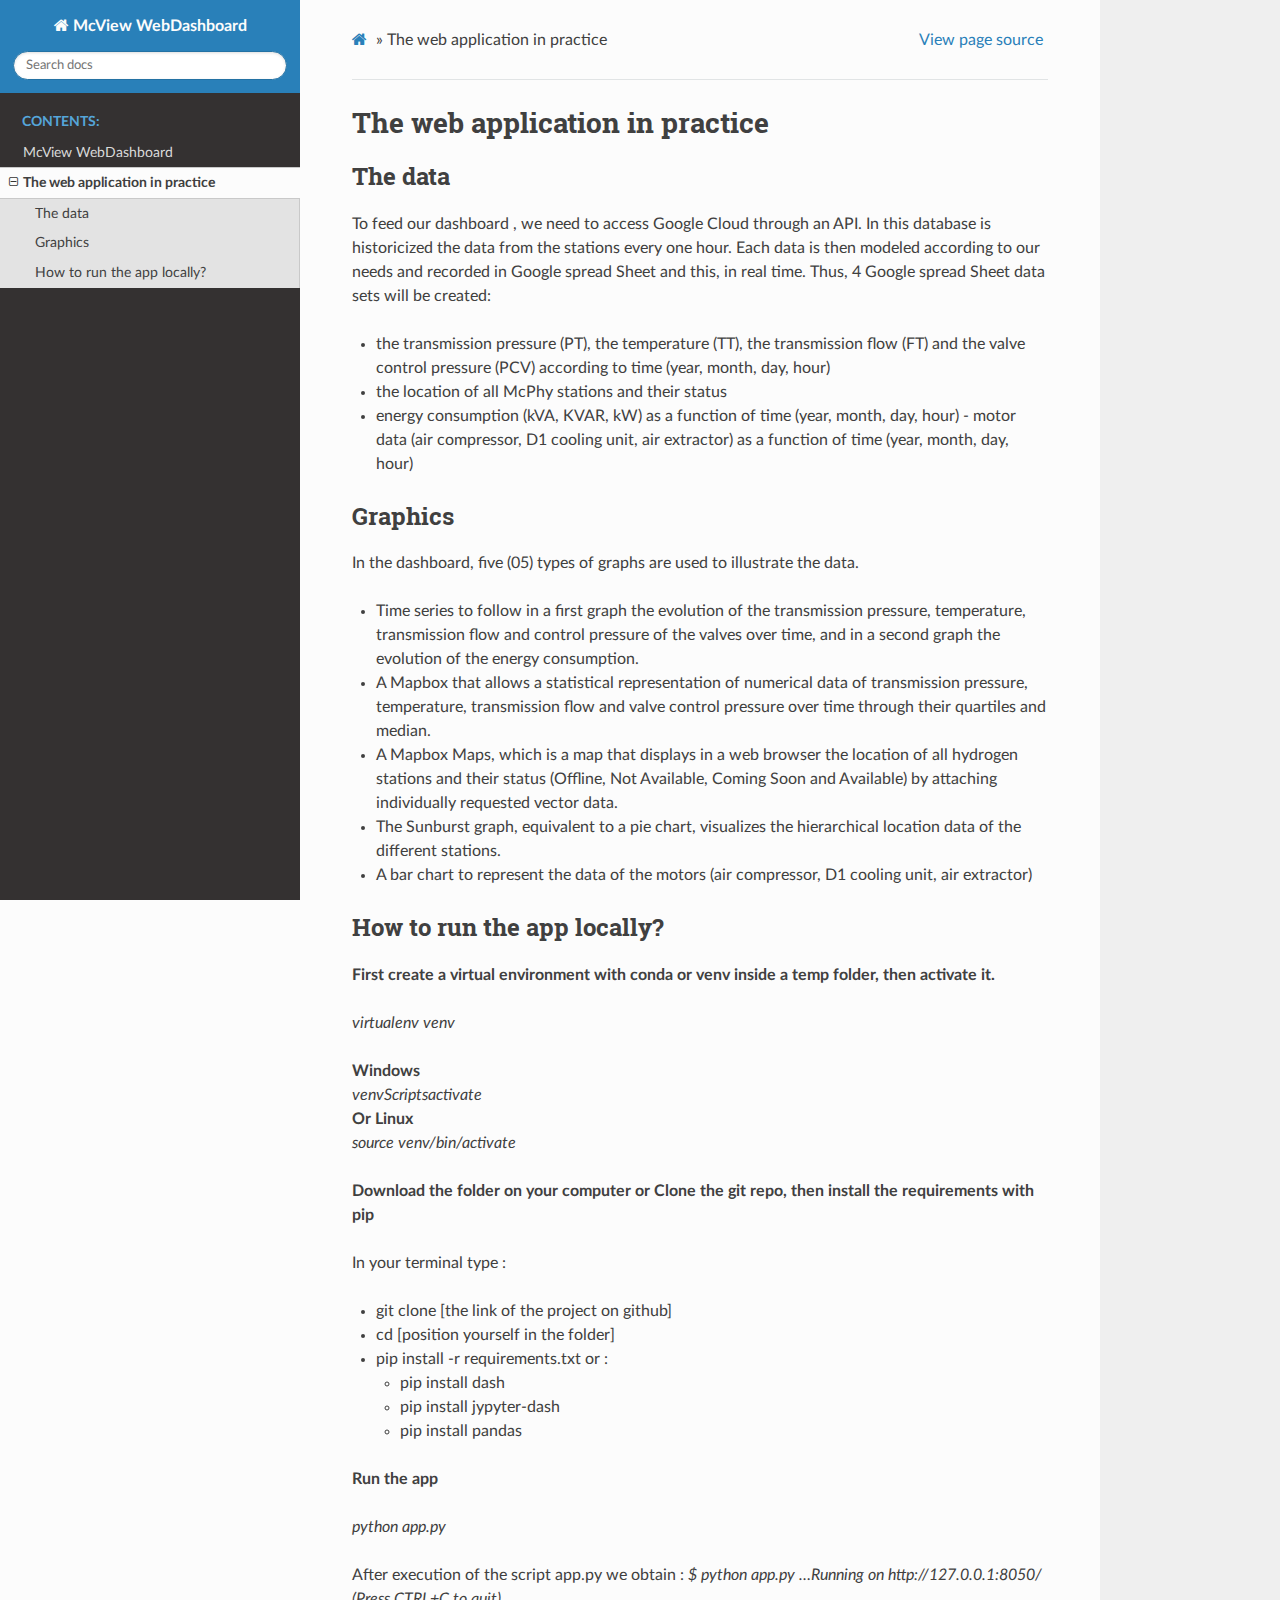
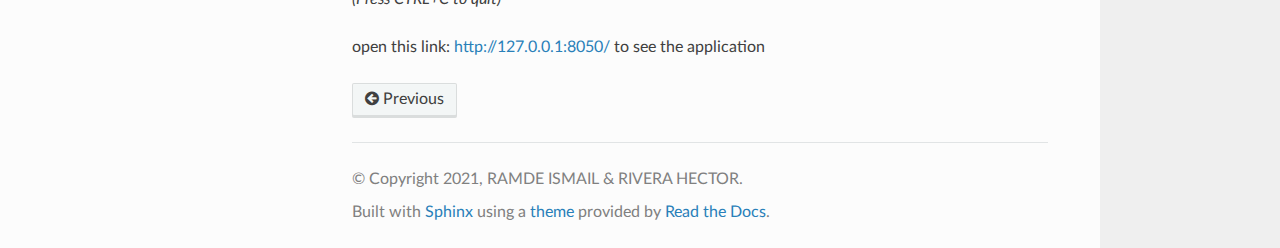
<file: docs/_build/html/The web application in practice.html>
<!DOCTYPE html>
<html class="writer-html5" lang="en" >
<head>
  <meta charset="utf-8" />
  
  <meta name="viewport" content="width=device-width, initial-scale=1.0" />
  
  <title>The web application in practice &mdash; McView WebDashboard 1 documentation</title>
  

  
  <link rel="stylesheet" href="_static/css/theme.css" type="text/css" />
  <link rel="stylesheet" href="_static/pygments.css" type="text/css" />
  <link rel="stylesheet" href="_static/pygments.css" type="text/css" />
  <link rel="stylesheet" href="_static/css/theme.css" type="text/css" />

  
  

  
  

  

  
  <!--[if lt IE 9]>
    <script src="_static/js/html5shiv.min.js"></script>
  <![endif]-->
  
    
      <script type="text/javascript" id="documentation_options" data-url_root="./" src="_static/documentation_options.js"></script>
        <script data-url_root="./" id="documentation_options" src="_static/documentation_options.js"></script>
        <script src="_static/jquery.js"></script>
        <script src="_static/underscore.js"></script>
        <script src="_static/doctools.js"></script>
    
    <script type="text/javascript" src="_static/js/theme.js"></script>

    
    <link rel="index" title="Index" href="genindex.html" />
    <link rel="search" title="Search" href="search.html" />
    <link rel="prev" title="read_write_google_API module" href="read_write_google_API.html" /> 
</head>

<body class="wy-body-for-nav">

   
  <div class="wy-grid-for-nav">
    
    <nav data-toggle="wy-nav-shift" class="wy-nav-side">
      <div class="wy-side-scroll">
        <div class="wy-side-nav-search" >
          

          
            <a href="index.html" class="icon icon-home"> McView WebDashboard
          

          
          </a>

          
            
            
          

          
<div role="search">
  <form id="rtd-search-form" class="wy-form" action="search.html" method="get">
    <input type="text" name="q" placeholder="Search docs" />
    <input type="hidden" name="check_keywords" value="yes" />
    <input type="hidden" name="area" value="default" />
  </form>
</div>

          
        </div>

        
        <div class="wy-menu wy-menu-vertical" data-spy="affix" role="navigation" aria-label="main navigation">
          
            
            
              
            
            
              <p class="caption"><span class="caption-text">Contents:</span></p>
<ul class="current">
<li class="toctree-l1"><a class="reference internal" href="modules.html">McView WebDashboard</a></li>
<li class="toctree-l1 current"><a class="current reference internal" href="#">The web application in practice</a><ul>
<li class="toctree-l2"><a class="reference internal" href="#the-data">The data</a></li>
<li class="toctree-l2"><a class="reference internal" href="#graphics">Graphics</a></li>
<li class="toctree-l2"><a class="reference internal" href="#how-to-run-the-app-locally">How to run the app locally?</a></li>
</ul>
</li>
</ul>

            
          
        </div>
        
      </div>
    </nav>

    <section data-toggle="wy-nav-shift" class="wy-nav-content-wrap">

      
      <nav class="wy-nav-top" aria-label="top navigation">
        
          <i data-toggle="wy-nav-top" class="fa fa-bars"></i>
          <a href="index.html">McView WebDashboard</a>
        
      </nav>


      <div class="wy-nav-content">
        
        <div class="rst-content">
        
          

















<div role="navigation" aria-label="breadcrumbs navigation">

  <ul class="wy-breadcrumbs">
    
      <li><a href="index.html" class="icon icon-home"></a> &raquo;</li>
        
      <li>The web application in practice</li>
    
    
      <li class="wy-breadcrumbs-aside">
        
          
            <a href="_sources/The web application in practice.rst.txt" rel="nofollow"> View page source</a>
          
        
      </li>
    
  </ul>

  
  <hr/>
</div>
          <div role="main" class="document" itemscope="itemscope" itemtype="http://schema.org/Article">
           <div itemprop="articleBody">
            
  <div class="section" id="the-web-application-in-practice">
<h1>The web application in practice<a class="headerlink" href="#the-web-application-in-practice" title="Permalink to this headline">¶</a></h1>
<div class="section" id="the-data">
<h2>The data<a class="headerlink" href="#the-data" title="Permalink to this headline">¶</a></h2>
<p>To feed our dashboard , we need to access Google Cloud through an API. In this database is historicized the data from the stations every one hour. Each data is then modeled according to our needs and recorded in Google spread Sheet and this, in real time. Thus, 4 Google spread Sheet data sets will be created:</p>
<ul class="simple">
<li><p>the transmission pressure (PT), the temperature (TT), the transmission flow (FT) and the valve control pressure (PCV) according to time (year, month, day, hour)</p></li>
<li><p>the location of all McPhy stations and their status</p></li>
<li><p>energy consumption (kVA, KVAR, kW) as a function of time (year, month, day, hour) - motor data (air compressor, D1 cooling unit, air extractor) as a function of time (year, month, day, hour)</p></li>
</ul>
</div>
<div class="section" id="graphics">
<h2>Graphics<a class="headerlink" href="#graphics" title="Permalink to this headline">¶</a></h2>
<p>In the dashboard, five (05) types of graphs are used to illustrate the data.</p>
<ul class="simple">
<li><p>Time series to follow in a first graph the evolution of the transmission pressure, temperature, transmission flow and control pressure of the valves over time, and in a second graph the evolution of the energy consumption.</p></li>
<li><p>A Mapbox that allows a statistical representation of numerical data of transmission pressure, temperature, transmission flow and valve control pressure over time through their quartiles and median.</p></li>
<li><p>A Mapbox Maps, which is a map that displays in a web browser the location of all hydrogen stations and their status (Offline, Not Available, Coming Soon and Available) by attaching individually requested vector data.</p></li>
<li><p>The Sunburst graph, equivalent to a pie chart, visualizes the hierarchical location data of the different stations.</p></li>
<li><p>A bar chart to represent the data of the motors (air compressor, D1 cooling unit, air extractor)</p></li>
</ul>
</div>
<div class="section" id="how-to-run-the-app-locally">
<h2>How to run the app locally?<a class="headerlink" href="#how-to-run-the-app-locally" title="Permalink to this headline">¶</a></h2>
<p><strong>First create a virtual environment with conda or venv inside a temp folder, then activate it.</strong></p>
<p><em>virtualenv venv</em></p>
<div class="line-block">
<div class="line"><strong>Windows</strong></div>
<div class="line"><em>venvScriptsactivate</em></div>
<div class="line"><strong>Or Linux</strong></div>
<div class="line"><em>source venv/bin/activate</em></div>
</div>
<p><strong>Download the folder on your computer or</strong>
<strong>Clone the git repo, then install the requirements with pip</strong></p>
<p>In your terminal type :</p>
<ul class="simple">
<li><p>git clone [the link of the project on github]</p></li>
<li><p>cd [position yourself in the folder]</p></li>
<li><p>pip install -r requirements.txt or :</p>
<ul>
<li><p>pip install dash</p></li>
<li><p>pip install jypyter-dash</p></li>
<li><p>pip install pandas</p></li>
</ul>
</li>
</ul>
<p><strong>Run the app</strong></p>
<p><em>python app.py</em></p>
<p>After execution of the script app.py we obtain :
<em>$ python app.py</em>
<em>…Running on http://127.0.0.1:8050/ (Press CTRL+C to quit)</em></p>
<p>open this link: <a class="reference external" href="http://127.0.0.1:8050/">http://127.0.0.1:8050/</a> to see the application</p>
</div>
</div>


           </div>
           
          </div>
          <footer>
    <div class="rst-footer-buttons" role="navigation" aria-label="footer navigation">
        <a href="read_write_google_API.html" class="btn btn-neutral float-left" title="read_write_google_API module" accesskey="p" rel="prev"><span class="fa fa-arrow-circle-left" aria-hidden="true"></span> Previous</a>
    </div>

  <hr/>

  <div role="contentinfo">
    <p>
        &#169; Copyright 2021, RAMDE ISMAIL &amp; RIVERA HECTOR.

    </p>
  </div>
    
    
    
    Built with <a href="https://www.sphinx-doc.org/">Sphinx</a> using a
    
    <a href="https://github.com/readthedocs/sphinx_rtd_theme">theme</a>
    
    provided by <a href="https://readthedocs.org">Read the Docs</a>. 

</footer>
        </div>
      </div>

    </section>

  </div>
  

  <script type="text/javascript">
      jQuery(function () {
          SphinxRtdTheme.Navigation.enable(true);
      });
  </script>

  
  
    
   

</body>
</html>
</file>
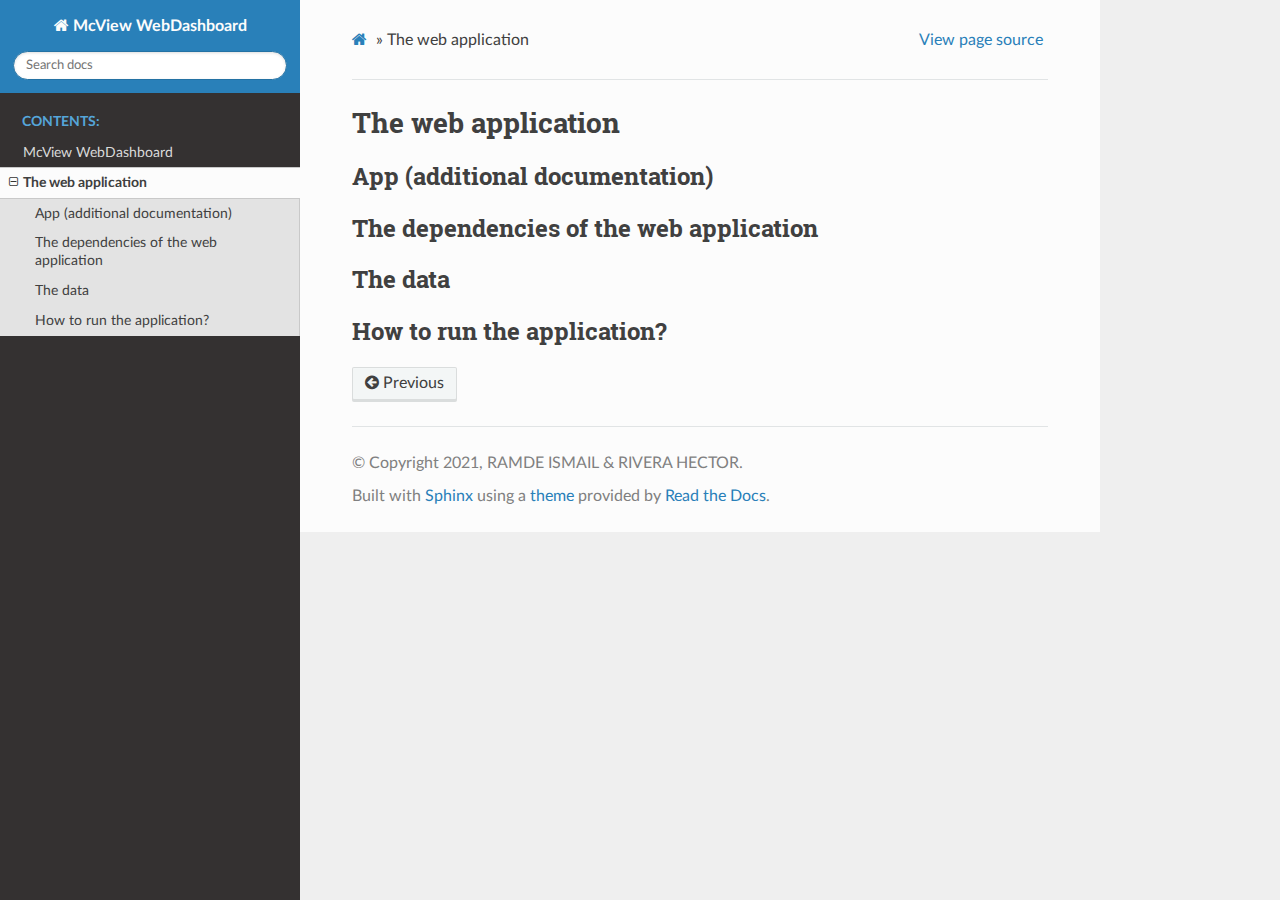
<file: docs/_build/html/The web application.html>
<!DOCTYPE html>
<html class="writer-html5" lang="en" >
<head>
  <meta charset="utf-8" />
  
  <meta name="viewport" content="width=device-width, initial-scale=1.0" />
  
  <title>The web application &mdash; McView WebDashboard 1 documentation</title>
  

  
  <link rel="stylesheet" href="_static/css/theme.css" type="text/css" />
  <link rel="stylesheet" href="_static/pygments.css" type="text/css" />
  <link rel="stylesheet" href="_static/pygments.css" type="text/css" />
  <link rel="stylesheet" href="_static/css/theme.css" type="text/css" />

  
  

  
  

  

  
  <!--[if lt IE 9]>
    <script src="_static/js/html5shiv.min.js"></script>
  <![endif]-->
  
    
      <script type="text/javascript" id="documentation_options" data-url_root="./" src="_static/documentation_options.js"></script>
        <script data-url_root="./" id="documentation_options" src="_static/documentation_options.js"></script>
        <script src="_static/jquery.js"></script>
        <script src="_static/underscore.js"></script>
        <script src="_static/doctools.js"></script>
    
    <script type="text/javascript" src="_static/js/theme.js"></script>

    
    <link rel="index" title="Index" href="genindex.html" />
    <link rel="search" title="Search" href="search.html" />
    <link rel="prev" title="read_write_google_API module" href="read_write_google_API.html" /> 
</head>

<body class="wy-body-for-nav">

   
  <div class="wy-grid-for-nav">
    
    <nav data-toggle="wy-nav-shift" class="wy-nav-side">
      <div class="wy-side-scroll">
        <div class="wy-side-nav-search" >
          

          
            <a href="index.html" class="icon icon-home"> McView WebDashboard
          

          
          </a>

          
            
            
          

          
<div role="search">
  <form id="rtd-search-form" class="wy-form" action="search.html" method="get">
    <input type="text" name="q" placeholder="Search docs" />
    <input type="hidden" name="check_keywords" value="yes" />
    <input type="hidden" name="area" value="default" />
  </form>
</div>

          
        </div>

        
        <div class="wy-menu wy-menu-vertical" data-spy="affix" role="navigation" aria-label="main navigation">
          
            
            
              
            
            
              <p class="caption"><span class="caption-text">Contents:</span></p>
<ul class="current">
<li class="toctree-l1"><a class="reference internal" href="modules.html">McView WebDashboard</a></li>
<li class="toctree-l1 current"><a class="current reference internal" href="#">The web application</a><ul>
<li class="toctree-l2"><a class="reference internal" href="#app-additional-documentation">App (additional documentation)</a></li>
<li class="toctree-l2"><a class="reference internal" href="#the-dependencies-of-the-web-application">The dependencies of the web application</a></li>
<li class="toctree-l2"><a class="reference internal" href="#the-data">The data</a></li>
<li class="toctree-l2"><a class="reference internal" href="#how-to-run-the-application">How to run the application?</a></li>
</ul>
</li>
</ul>

            
          
        </div>
        
      </div>
    </nav>

    <section data-toggle="wy-nav-shift" class="wy-nav-content-wrap">

      
      <nav class="wy-nav-top" aria-label="top navigation">
        
          <i data-toggle="wy-nav-top" class="fa fa-bars"></i>
          <a href="index.html">McView WebDashboard</a>
        
      </nav>


      <div class="wy-nav-content">
        
        <div class="rst-content">
        
          

















<div role="navigation" aria-label="breadcrumbs navigation">

  <ul class="wy-breadcrumbs">
    
      <li><a href="index.html" class="icon icon-home"></a> &raquo;</li>
        
      <li>The web application</li>
    
    
      <li class="wy-breadcrumbs-aside">
        
          
            <a href="_sources/The web application.rst.txt" rel="nofollow"> View page source</a>
          
        
      </li>
    
  </ul>

  
  <hr/>
</div>
          <div role="main" class="document" itemscope="itemscope" itemtype="http://schema.org/Article">
           <div itemprop="articleBody">
            
  <div class="section" id="the-web-application">
<h1>The web application<a class="headerlink" href="#the-web-application" title="Permalink to this headline">¶</a></h1>
<div class="section" id="app-additional-documentation">
<h2>App (additional documentation)<a class="headerlink" href="#app-additional-documentation" title="Permalink to this headline">¶</a></h2>
</div>
<div class="section" id="the-dependencies-of-the-web-application">
<h2>The dependencies of the web application<a class="headerlink" href="#the-dependencies-of-the-web-application" title="Permalink to this headline">¶</a></h2>
</div>
<div class="section" id="the-data">
<h2>The data<a class="headerlink" href="#the-data" title="Permalink to this headline">¶</a></h2>
</div>
<div class="section" id="how-to-run-the-application">
<h2>How to run the application?<a class="headerlink" href="#how-to-run-the-application" title="Permalink to this headline">¶</a></h2>
</div>
</div>


           </div>
           
          </div>
          <footer>
    <div class="rst-footer-buttons" role="navigation" aria-label="footer navigation">
        <a href="read_write_google_API.html" class="btn btn-neutral float-left" title="read_write_google_API module" accesskey="p" rel="prev"><span class="fa fa-arrow-circle-left" aria-hidden="true"></span> Previous</a>
    </div>

  <hr/>

  <div role="contentinfo">
    <p>
        &#169; Copyright 2021, RAMDE ISMAIL &amp; RIVERA HECTOR.

    </p>
  </div>
    
    
    
    Built with <a href="https://www.sphinx-doc.org/">Sphinx</a> using a
    
    <a href="https://github.com/readthedocs/sphinx_rtd_theme">theme</a>
    
    provided by <a href="https://readthedocs.org">Read the Docs</a>. 

</footer>
        </div>
      </div>

    </section>

  </div>
  

  <script type="text/javascript">
      jQuery(function () {
          SphinxRtdTheme.Navigation.enable(true);
      });
  </script>

  
  
    
   

</body>
</html>
</file>
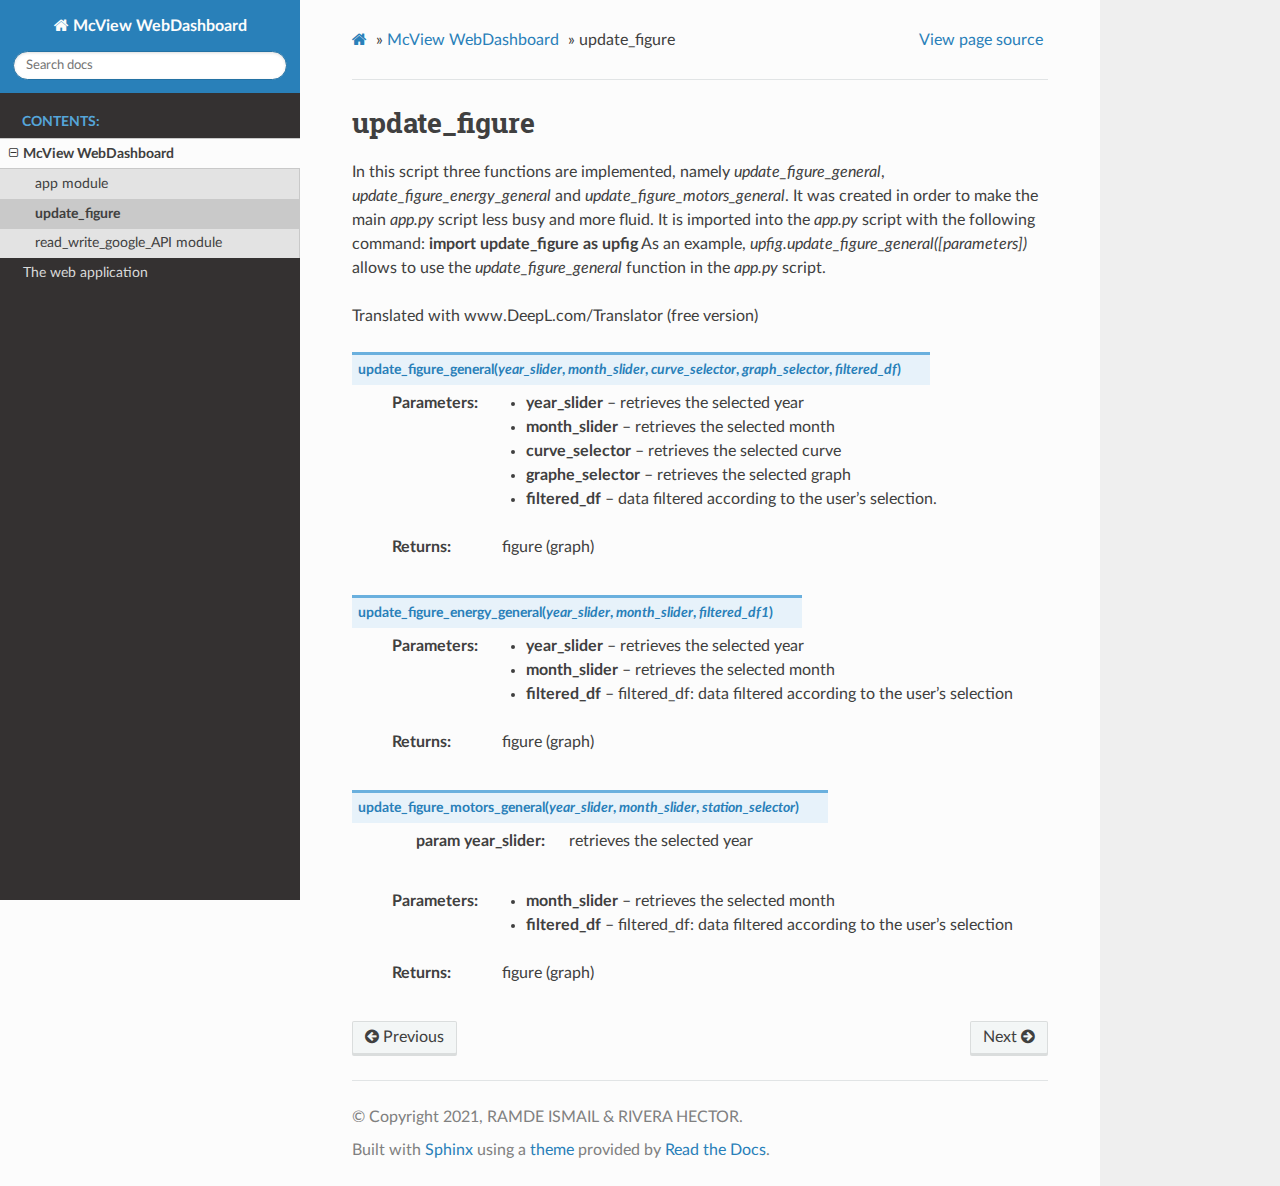
<file: docs/_build/html/update_figure.html>
<!DOCTYPE html>
<html class="writer-html5" lang="en" >
<head>
  <meta charset="utf-8" />
  
  <meta name="viewport" content="width=device-width, initial-scale=1.0" />
  
  <title>update_figure &mdash; McView WebDashboard 1 documentation</title>
  

  
  <link rel="stylesheet" href="_static/css/theme.css" type="text/css" />
  <link rel="stylesheet" href="_static/pygments.css" type="text/css" />
  <link rel="stylesheet" href="_static/pygments.css" type="text/css" />
  <link rel="stylesheet" href="_static/css/theme.css" type="text/css" />

  
  

  
  

  

  
  <!--[if lt IE 9]>
    <script src="_static/js/html5shiv.min.js"></script>
  <![endif]-->
  
    
      <script type="text/javascript" id="documentation_options" data-url_root="./" src="_static/documentation_options.js"></script>
        <script data-url_root="./" id="documentation_options" src="_static/documentation_options.js"></script>
        <script src="_static/jquery.js"></script>
        <script src="_static/underscore.js"></script>
        <script src="_static/doctools.js"></script>
    
    <script type="text/javascript" src="_static/js/theme.js"></script>

    
    <link rel="index" title="Index" href="genindex.html" />
    <link rel="search" title="Search" href="search.html" />
    <link rel="next" title="read_write_google_API module" href="read_write_google_API.html" />
    <link rel="prev" title="app module" href="app.html" /> 
</head>

<body class="wy-body-for-nav">

   
  <div class="wy-grid-for-nav">
    
    <nav data-toggle="wy-nav-shift" class="wy-nav-side">
      <div class="wy-side-scroll">
        <div class="wy-side-nav-search" >
          

          
            <a href="index.html" class="icon icon-home"> McView WebDashboard
          

          
          </a>

          
            
            
          

          
<div role="search">
  <form id="rtd-search-form" class="wy-form" action="search.html" method="get">
    <input type="text" name="q" placeholder="Search docs" />
    <input type="hidden" name="check_keywords" value="yes" />
    <input type="hidden" name="area" value="default" />
  </form>
</div>

          
        </div>

        
        <div class="wy-menu wy-menu-vertical" data-spy="affix" role="navigation" aria-label="main navigation">
          
            
            
              
            
            
              <p class="caption"><span class="caption-text">Contents:</span></p>
<ul class="current">
<li class="toctree-l1 current"><a class="reference internal" href="modules.html">McView WebDashboard</a><ul class="current">
<li class="toctree-l2"><a class="reference internal" href="app.html">app module</a></li>
<li class="toctree-l2 current"><a class="current reference internal" href="#">update_figure</a></li>
<li class="toctree-l2"><a class="reference internal" href="read_write_google_API.html">read_write_google_API module</a></li>
</ul>
</li>
<li class="toctree-l1"><a class="reference internal" href="The%20web%20application.html">The web application</a></li>
</ul>

            
          
        </div>
        
      </div>
    </nav>

    <section data-toggle="wy-nav-shift" class="wy-nav-content-wrap">

      
      <nav class="wy-nav-top" aria-label="top navigation">
        
          <i data-toggle="wy-nav-top" class="fa fa-bars"></i>
          <a href="index.html">McView WebDashboard</a>
        
      </nav>


      <div class="wy-nav-content">
        
        <div class="rst-content">
        
          

















<div role="navigation" aria-label="breadcrumbs navigation">

  <ul class="wy-breadcrumbs">
    
      <li><a href="index.html" class="icon icon-home"></a> &raquo;</li>
        
          <li><a href="modules.html">McView WebDashboard</a> &raquo;</li>
        
      <li>update_figure</li>
    
    
      <li class="wy-breadcrumbs-aside">
        
          
            <a href="_sources/update_figure.rst.txt" rel="nofollow"> View page source</a>
          
        
      </li>
    
  </ul>

  
  <hr/>
</div>
          <div role="main" class="document" itemscope="itemscope" itemtype="http://schema.org/Article">
           <div itemprop="articleBody">
            
  <div class="section" id="update-figure">
<h1>update_figure<a class="headerlink" href="#update-figure" title="Permalink to this headline">¶</a></h1>
<p>In this script three functions are implemented, namely <em>update_figure_general</em>, <em>update_figure_energy_general</em> and <em>update_figure_motors_general</em>.
It was created in order to make the main <em>app.py</em> script less busy and more fluid.
It is imported into the <em>app.py</em> script with the following command: <strong>import update_figure as upfig</strong>
As an example, <em>upfig.update_figure_general([parameters])</em> allows to use the <em>update_figure_general</em> function in the <em>app.py</em> script.</p>
<p>Translated with www.DeepL.com/Translator (free version)</p>
<dl class="py function">
<dt class="sig sig-object py" id="update_figure_general">
<span class="sig-name descname"><span class="pre">update_figure_general</span></span><span class="sig-paren">(</span><em class="sig-param"><span class="n"><span class="pre">year_slider</span></span></em>, <em class="sig-param"><span class="n"><span class="pre">month_slider</span></span></em>, <em class="sig-param"><span class="n"><span class="pre">curve_selector</span></span></em>, <em class="sig-param"><span class="n"><span class="pre">graph_selector</span></span></em>, <em class="sig-param"><span class="n"><span class="pre">filtered_df</span></span></em><span class="sig-paren">)</span><a class="headerlink" href="#update_figure_general" title="Permalink to this definition">¶</a></dt>
<dd><dl class="field-list simple">
<dt class="field-odd">Parameters</dt>
<dd class="field-odd"><ul class="simple">
<li><p><strong>year_slider</strong> – retrieves the selected year</p></li>
<li><p><strong>month_slider</strong> – retrieves the selected month</p></li>
<li><p><strong>curve_selector</strong> – retrieves the selected curve</p></li>
<li><p><strong>graphe_selector</strong> – retrieves the selected graph</p></li>
<li><p><strong>filtered_df</strong> – data filtered according to the user’s selection.</p></li>
</ul>
</dd>
<dt class="field-even">Returns</dt>
<dd class="field-even"><p>figure (graph)</p>
</dd>
</dl>
</dd></dl>

<dl class="py function">
<dt class="sig sig-object py" id="update_figure_energy_general">
<span class="sig-name descname"><span class="pre">update_figure_energy_general</span></span><span class="sig-paren">(</span><em class="sig-param"><span class="n"><span class="pre">year_slider</span></span></em>, <em class="sig-param"><span class="n"><span class="pre">month_slider</span></span></em>, <em class="sig-param"><span class="n"><span class="pre">filtered_df1</span></span></em><span class="sig-paren">)</span><a class="headerlink" href="#update_figure_energy_general" title="Permalink to this definition">¶</a></dt>
<dd><dl class="field-list simple">
<dt class="field-odd">Parameters</dt>
<dd class="field-odd"><ul class="simple">
<li><p><strong>year_slider</strong> – retrieves the selected year</p></li>
<li><p><strong>month_slider</strong> – retrieves the selected month</p></li>
<li><p><strong>filtered_df</strong> – filtered_df: data filtered according to the user’s selection</p></li>
</ul>
</dd>
<dt class="field-even">Returns</dt>
<dd class="field-even"><p>figure (graph)</p>
</dd>
</dl>
</dd></dl>

<dl class="py function">
<dt class="sig sig-object py" id="update_figure_motors_general">
<span class="sig-name descname"><span class="pre">update_figure_motors_general</span></span><span class="sig-paren">(</span><em class="sig-param"><span class="n"><span class="pre">year_slider</span></span></em>, <em class="sig-param"><span class="n"><span class="pre">month_slider</span></span></em>, <em class="sig-param"><span class="n"><span class="pre">station_selector</span></span></em><span class="sig-paren">)</span><a class="headerlink" href="#update_figure_motors_general" title="Permalink to this definition">¶</a></dt>
<dd><blockquote>
<div><dl class="field-list simple">
<dt class="field-odd">param year_slider</dt>
<dd class="field-odd"><p>retrieves the selected year</p>
</dd>
</dl>
</div></blockquote>
<dl class="field-list simple">
<dt class="field-odd">Parameters</dt>
<dd class="field-odd"><ul class="simple">
<li><p><strong>month_slider</strong> – retrieves the selected month</p></li>
<li><p><strong>filtered_df</strong> – filtered_df: data filtered according to the user’s selection</p></li>
</ul>
</dd>
<dt class="field-even">Returns</dt>
<dd class="field-even"><p>figure (graph)</p>
</dd>
</dl>
</dd></dl>

</div>


           </div>
           
          </div>
          <footer>
    <div class="rst-footer-buttons" role="navigation" aria-label="footer navigation">
        <a href="read_write_google_API.html" class="btn btn-neutral float-right" title="read_write_google_API module" accesskey="n" rel="next">Next <span class="fa fa-arrow-circle-right" aria-hidden="true"></span></a>
        <a href="app.html" class="btn btn-neutral float-left" title="app module" accesskey="p" rel="prev"><span class="fa fa-arrow-circle-left" aria-hidden="true"></span> Previous</a>
    </div>

  <hr/>

  <div role="contentinfo">
    <p>
        &#169; Copyright 2021, RAMDE ISMAIL &amp; RIVERA HECTOR.

    </p>
  </div>
    
    
    
    Built with <a href="https://www.sphinx-doc.org/">Sphinx</a> using a
    
    <a href="https://github.com/readthedocs/sphinx_rtd_theme">theme</a>
    
    provided by <a href="https://readthedocs.org">Read the Docs</a>. 

</footer>
        </div>
      </div>

    </section>

  </div>
  

  <script type="text/javascript">
      jQuery(function () {
          SphinxRtdTheme.Navigation.enable(true);
      });
  </script>

  
  
    
   

</body>
</html>
</file>
<file: docs/_build/html/_static/css/theme.css>
html{box-sizing:border-box}*,:after,:before{box-sizing:inherit}article,aside,details,figcaption,figure,footer,header,hgroup,nav,section{display:block}audio,canvas,video{display:inline-block;*display:inline;*zoom:1}[hidden],audio:not([controls]){display:none}*{-webkit-box-sizing:border-box;-moz-box-sizing:border-box;box-sizing:border-box}html{font-size:100%;-webkit-text-size-adjust:100%;-ms-text-size-adjust:100%}body{margin:0}a:active,a:hover{outline:0}abbr[title]{border-bottom:1px dotted}b,strong{font-weight:700}blockquote{margin:0}dfn{font-style:italic}ins{background:#ff9;text-decoration:none}ins,mark{color:#000}mark{background:#ff0;font-style:italic;font-weight:700}.rst-content code,.rst-content tt,code,kbd,pre,samp{font-family:monospace,serif;_font-family:courier new,monospace;font-size:1em}pre{white-space:pre}q{quotes:none}q:after,q:before{content:"";content:none}small{font-size:85%}sub,sup{font-size:75%;line-height:0;position:relative;vertical-align:baseline}sup{top:-.5em}sub{bottom:-.25em}dl,ol,ul{margin:0;padding:0;list-style:none;list-style-image:none}li{list-style:none}dd{margin:0}img{border:0;-ms-interpolation-mode:bicubic;vertical-align:middle;max-width:100%}svg:not(:root){overflow:hidden}figure,form{margin:0}label{cursor:pointer}button,input,select,textarea{font-size:100%;margin:0;vertical-align:baseline;*vertical-align:middle}button,input{line-height:normal}button,input[type=button],input[type=reset],input[type=submit]{cursor:pointer;-webkit-appearance:button;*overflow:visible}button[disabled],input[disabled]{cursor:default}input[type=search]{-webkit-appearance:textfield;-moz-box-sizing:content-box;-webkit-box-sizing:content-box;box-sizing:content-box}textarea{resize:vertical}table{border-collapse:collapse;border-spacing:0}td{vertical-align:top}.chromeframe{margin:.2em 0;background:#ccc;color:#000;padding:.2em 0}.ir{display:block;border:0;text-indent:-999em;overflow:hidden;background-color:transparent;background-repeat:no-repeat;text-align:left;direction:ltr;*line-height:0}.ir br{display:none}.hidden{display:none!important;visibility:hidden}.visuallyhidden{border:0;clip:rect(0 0 0 0);height:1px;margin:-1px;overflow:hidden;padding:0;position:absolute;width:1px}.visuallyhidden.focusable:active,.visuallyhidden.focusable:focus{clip:auto;height:auto;margin:0;overflow:visible;position:static;width:auto}.invisible{visibility:hidden}.relative{position:relative}big,small{font-size:100%}@media print{body,html,section{background:none!important}*{box-shadow:none!important;text-shadow:none!important;filter:none!important;-ms-filter:none!important}a,a:visited{text-decoration:underline}.ir a:after,a[href^="#"]:after,a[href^="javascript:"]:after{content:""}blockquote,pre{page-break-inside:avoid}thead{display:table-header-group}img,tr{page-break-inside:avoid}img{max-width:100%!important}@page{margin:.5cm}.rst-content .toctree-wrapper>p.caption,h2,h3,p{orphans:3;widows:3}.rst-content .toctree-wrapper>p.caption,h2,h3{page-break-after:avoid}}.btn,.fa:before,.icon:before,.rst-content .admonition,.rst-content .admonition-title:before,.rst-content .admonition-todo,.rst-content .attention,.rst-content .caution,.rst-content .code-block-caption .headerlink:before,.rst-content .danger,.rst-content .error,.rst-content .hint,.rst-content .important,.rst-content .note,.rst-content .seealso,.rst-content .tip,.rst-content .warning,.rst-content code.download span:first-child:before,.rst-content dl dt .headerlink:before,.rst-content h1 .headerlink:before,.rst-content h2 .headerlink:before,.rst-content h3 .headerlink:before,.rst-content h4 .headerlink:before,.rst-content h5 .headerlink:before,.rst-content h6 .headerlink:before,.rst-content p.caption .headerlink:before,.rst-content table>caption .headerlink:before,.rst-content tt.download span:first-child:before,.wy-alert,.wy-dropdown .caret:before,.wy-inline-validate.wy-inline-validate-danger .wy-input-context:before,.wy-inline-validate.wy-inline-validate-info .wy-input-context:before,.wy-inline-validate.wy-inline-validate-success .wy-input-context:before,.wy-inline-validate.wy-inline-validate-warning .wy-input-context:before,.wy-menu-vertical li.current>a,.wy-menu-vertical li.current>a span.toctree-expand:before,.wy-menu-vertical li.on a,.wy-menu-vertical li.on a span.toctree-expand:before,.wy-menu-vertical li span.toctree-expand:before,.wy-nav-top a,.wy-side-nav-search .wy-dropdown>a,.wy-side-nav-search>a,input[type=color],input[type=date],input[type=datetime-local],input[type=datetime],input[type=email],input[type=month],input[type=number],input[type=password],input[type=search],input[type=tel],input[type=text],input[type=time],input[type=url],input[type=week],select,textarea{-webkit-font-smoothing:antialiased}.clearfix{*zoom:1}.clearfix:after,.clearfix:before{display:table;content:""}.clearfix:after{clear:both}/*!
 *  Font Awesome 4.7.0 by @davegandy - http://fontawesome.io - @fontawesome
 *  License - http://fontawesome.io/license (Font: SIL OFL 1.1, CSS: MIT License)
 */@font-face{font-family:FontAwesome;src:url(fonts/fontawesome-webfont.eot?674f50d287a8c48dc19ba404d20fe713);src:url(fonts/fontawesome-webfont.eot?674f50d287a8c48dc19ba404d20fe713?#iefix&v=4.7.0) format("embedded-opentype"),url(fonts/fontawesome-webfont.woff2?af7ae505a9eed503f8b8e6982036873e) format("woff2"),url(fonts/fontawesome-webfont.woff?fee66e712a8a08eef5805a46892932ad) format("woff"),url(fonts/fontawesome-webfont.ttf?b06871f281fee6b241d60582ae9369b9) format("truetype"),url(fonts/fontawesome-webfont.svg?912ec66d7572ff821749319396470bde#fontawesomeregular) format("svg");font-weight:400;font-style:normal}.fa,.icon,.rst-content .admonition-title,.rst-content .code-block-caption .headerlink,.rst-content code.download span:first-child,.rst-content dl dt .headerlink,.rst-content h1 .headerlink,.rst-content h2 .headerlink,.rst-content h3 .headerlink,.rst-content h4 .headerlink,.rst-content h5 .headerlink,.rst-content h6 .headerlink,.rst-content p.caption .headerlink,.rst-content table>caption .headerlink,.rst-content tt.download span:first-child,.wy-menu-vertical li.current>a span.toctree-expand,.wy-menu-vertical li.on a span.toctree-expand,.wy-menu-vertical li span.toctree-expand{display:inline-block;font:normal normal normal 14px/1 FontAwesome;font-size:inherit;text-rendering:auto;-webkit-font-smoothing:antialiased;-moz-osx-font-smoothing:grayscale}.fa-lg{font-size:1.33333em;line-height:.75em;vertical-align:-15%}.fa-2x{font-size:2em}.fa-3x{font-size:3em}.fa-4x{font-size:4em}.fa-5x{font-size:5em}.fa-fw{width:1.28571em;text-align:center}.fa-ul{padding-left:0;margin-left:2.14286em;list-style-type:none}.fa-ul>li{position:relative}.fa-li{position:absolute;left:-2.14286em;width:2.14286em;top:.14286em;text-align:center}.fa-li.fa-lg{left:-1.85714em}.fa-border{padding:.2em .25em .15em;border:.08em solid #eee;border-radius:.1em}.fa-pull-left{float:left}.fa-pull-right{float:right}.fa-pull-left.icon,.fa.fa-pull-left,.rst-content .code-block-caption .fa-pull-left.headerlink,.rst-content .fa-pull-left.admonition-title,.rst-content code.download span.fa-pull-left:first-child,.rst-content dl dt .fa-pull-left.headerlink,.rst-content h1 .fa-pull-left.headerlink,.rst-content h2 .fa-pull-left.headerlink,.rst-content h3 .fa-pull-left.headerlink,.rst-content h4 .fa-pull-left.headerlink,.rst-content h5 .fa-pull-left.headerlink,.rst-content h6 .fa-pull-left.headerlink,.rst-content p.caption .fa-pull-left.headerlink,.rst-content table>caption .fa-pull-left.headerlink,.rst-content tt.download span.fa-pull-left:first-child,.wy-menu-vertical li.current>a span.fa-pull-left.toctree-expand,.wy-menu-vertical li.on a span.fa-pull-left.toctree-expand,.wy-menu-vertical li span.fa-pull-left.toctree-expand{margin-right:.3em}.fa-pull-right.icon,.fa.fa-pull-right,.rst-content .code-block-caption .fa-pull-right.headerlink,.rst-content .fa-pull-right.admonition-title,.rst-content code.download span.fa-pull-right:first-child,.rst-content dl dt .fa-pull-right.headerlink,.rst-content h1 .fa-pull-right.headerlink,.rst-content h2 .fa-pull-right.headerlink,.rst-content h3 .fa-pull-right.headerlink,.rst-content h4 .fa-pull-right.headerlink,.rst-content h5 .fa-pull-right.headerlink,.rst-content h6 .fa-pull-right.headerlink,.rst-content p.caption .fa-pull-right.headerlink,.rst-content table>caption .fa-pull-right.headerlink,.rst-content tt.download span.fa-pull-right:first-child,.wy-menu-vertical li.current>a span.fa-pull-right.toctree-expand,.wy-menu-vertical li.on a span.fa-pull-right.toctree-expand,.wy-menu-vertical li span.fa-pull-right.toctree-expand{margin-left:.3em}.pull-right{float:right}.pull-left{float:left}.fa.pull-left,.pull-left.icon,.rst-content .code-block-caption .pull-left.headerlink,.rst-content .pull-left.admonition-title,.rst-content code.download span.pull-left:first-child,.rst-content dl dt .pull-left.headerlink,.rst-content h1 .pull-left.headerlink,.rst-content h2 .pull-left.headerlink,.rst-content h3 .pull-left.headerlink,.rst-content h4 .pull-left.headerlink,.rst-content h5 .pull-left.headerlink,.rst-content h6 .pull-left.headerlink,.rst-content p.caption .pull-left.headerlink,.rst-content table>caption .pull-left.headerlink,.rst-content tt.download span.pull-left:first-child,.wy-menu-vertical li.current>a span.pull-left.toctree-expand,.wy-menu-vertical li.on a span.pull-left.toctree-expand,.wy-menu-vertical li span.pull-left.toctree-expand{margin-right:.3em}.fa.pull-right,.pull-right.icon,.rst-content .code-block-caption .pull-right.headerlink,.rst-content .pull-right.admonition-title,.rst-content code.download span.pull-right:first-child,.rst-content dl dt .pull-right.headerlink,.rst-content h1 .pull-right.headerlink,.rst-content h2 .pull-right.headerlink,.rst-content h3 .pull-right.headerlink,.rst-content h4 .pull-right.headerlink,.rst-content h5 .pull-right.headerlink,.rst-content h6 .pull-right.headerlink,.rst-content p.caption .pull-right.headerlink,.rst-content table>caption .pull-right.headerlink,.rst-content tt.download span.pull-right:first-child,.wy-menu-vertical li.current>a span.pull-right.toctree-expand,.wy-menu-vertical li.on a span.pull-right.toctree-expand,.wy-menu-vertical li span.pull-right.toctree-expand{margin-left:.3em}.fa-spin{-webkit-animation:fa-spin 2s linear infinite;animation:fa-spin 2s linear infinite}.fa-pulse{-webkit-animation:fa-spin 1s steps(8) infinite;animation:fa-spin 1s steps(8) infinite}@-webkit-keyframes fa-spin{0%{-webkit-transform:rotate(0deg);transform:rotate(0deg)}to{-webkit-transform:rotate(359deg);transform:rotate(359deg)}}@keyframes fa-spin{0%{-webkit-transform:rotate(0deg);transform:rotate(0deg)}to{-webkit-transform:rotate(359deg);transform:rotate(359deg)}}.fa-rotate-90{-ms-filter:"progid:DXImageTransform.Microsoft.BasicImage(rotation=1)";-webkit-transform:rotate(90deg);-ms-transform:rotate(90deg);transform:rotate(90deg)}.fa-rotate-180{-ms-filter:"progid:DXImageTransform.Microsoft.BasicImage(rotation=2)";-webkit-transform:rotate(180deg);-ms-transform:rotate(180deg);transform:rotate(180deg)}.fa-rotate-270{-ms-filter:"progid:DXImageTransform.Microsoft.BasicImage(rotation=3)";-webkit-transform:rotate(270deg);-ms-transform:rotate(270deg);transform:rotate(270deg)}.fa-flip-horizontal{-ms-filter:"progid:DXImageTransform.Microsoft.BasicImage(rotation=0, mirror=1)";-webkit-transform:scaleX(-1);-ms-transform:scaleX(-1);transform:scaleX(-1)}.fa-flip-vertical{-ms-filter:"progid:DXImageTransform.Microsoft.BasicImage(rotation=2, mirror=1)";-webkit-transform:scaleY(-1);-ms-transform:scaleY(-1);transform:scaleY(-1)}:root .fa-flip-horizontal,:root .fa-flip-vertical,:root .fa-rotate-90,:root .fa-rotate-180,:root .fa-rotate-270{filter:none}.fa-stack{position:relative;display:inline-block;width:2em;height:2em;line-height:2em;vertical-align:middle}.fa-stack-1x,.fa-stack-2x{position:absolute;left:0;width:100%;text-align:center}.fa-stack-1x{line-height:inherit}.fa-stack-2x{font-size:2em}.fa-inverse{color:#fff}.fa-glass:before{content:""}.fa-music:before{content:""}.fa-search:before,.icon-search:before{content:""}.fa-envelope-o:before{content:""}.fa-heart:before{content:""}.fa-star:before{content:""}.fa-star-o:before{content:""}.fa-user:before{content:""}.fa-film:before{content:""}.fa-th-large:before{content:""}.fa-th:before{content:""}.fa-th-list:before{content:""}.fa-check:before{content:""}.fa-close:before,.fa-remove:before,.fa-times:before{content:""}.fa-search-plus:before{content:""}.fa-search-minus:before{content:""}.fa-power-off:before{content:""}.fa-signal:before{content:""}.fa-cog:before,.fa-gear:before{content:""}.fa-trash-o:before{content:""}.fa-home:before,.icon-home:before{content:""}.fa-file-o:before{content:""}.fa-clock-o:before{content:""}.fa-road:before{content:""}.fa-download:before,.rst-content code.download span:first-child:before,.rst-content tt.download span:first-child:before{content:""}.fa-arrow-circle-o-down:before{content:""}.fa-arrow-circle-o-up:before{content:""}.fa-inbox:before{content:""}.fa-play-circle-o:before{content:""}.fa-repeat:before,.fa-rotate-right:before{content:""}.fa-refresh:before{content:""}.fa-list-alt:before{content:""}.fa-lock:before{content:""}.fa-flag:before{content:""}.fa-headphones:before{content:""}.fa-volume-off:before{content:""}.fa-volume-down:before{content:""}.fa-volume-up:before{content:""}.fa-qrcode:before{content:""}.fa-barcode:before{content:""}.fa-tag:before{content:""}.fa-tags:before{content:""}.fa-book:before,.icon-book:before{content:""}.fa-bookmark:before{content:""}.fa-print:before{content:""}.fa-camera:before{content:""}.fa-font:before{content:""}.fa-bold:before{content:""}.fa-italic:before{content:""}.fa-text-height:before{content:""}.fa-text-width:before{content:""}.fa-align-left:before{content:""}.fa-align-center:before{content:""}.fa-align-right:before{content:""}.fa-align-justify:before{content:""}.fa-list:before{content:""}.fa-dedent:before,.fa-outdent:before{content:""}.fa-indent:before{content:""}.fa-video-camera:before{content:""}.fa-image:before,.fa-photo:before,.fa-picture-o:before{content:""}.fa-pencil:before{content:""}.fa-map-marker:before{content:""}.fa-adjust:before{content:""}.fa-tint:before{content:""}.fa-edit:before,.fa-pencil-square-o:before{content:""}.fa-share-square-o:before{content:""}.fa-check-square-o:before{content:""}.fa-arrows:before{content:""}.fa-step-backward:before{content:""}.fa-fast-backward:before{content:""}.fa-backward:before{content:""}.fa-play:before{content:""}.fa-pause:before{content:""}.fa-stop:before{content:""}.fa-forward:before{content:""}.fa-fast-forward:before{content:""}.fa-step-forward:before{content:""}.fa-eject:before{content:""}.fa-chevron-left:before{content:""}.fa-chevron-right:before{content:""}.fa-plus-circle:before{content:""}.fa-minus-circle:before{content:""}.fa-times-circle:before,.wy-inline-validate.wy-inline-validate-danger .wy-input-context:before{content:""}.fa-check-circle:before,.wy-inline-validate.wy-inline-validate-success .wy-input-context:before{content:""}.fa-question-circle:before{content:""}.fa-info-circle:before{content:""}.fa-crosshairs:before{content:""}.fa-times-circle-o:before{content:""}.fa-check-circle-o:before{content:""}.fa-ban:before{content:""}.fa-arrow-left:before{content:""}.fa-arrow-right:before{content:""}.fa-arrow-up:before{content:""}.fa-arrow-down:before{content:""}.fa-mail-forward:before,.fa-share:before{content:""}.fa-expand:before{content:""}.fa-compress:before{content:""}.fa-plus:before{content:""}.fa-minus:before{content:""}.fa-asterisk:before{content:""}.fa-exclamation-circle:before,.rst-content .admonition-title:before,.wy-inline-validate.wy-inline-validate-info .wy-input-context:before,.wy-inline-validate.wy-inline-validate-warning .wy-input-context:before{content:""}.fa-gift:before{content:""}.fa-leaf:before{content:""}.fa-fire:before,.icon-fire:before{content:""}.fa-eye:before{content:""}.fa-eye-slash:before{content:""}.fa-exclamation-triangle:before,.fa-warning:before{content:""}.fa-plane:before{content:""}.fa-calendar:before{content:""}.fa-random:before{content:""}.fa-comment:before{content:""}.fa-magnet:before{content:""}.fa-chevron-up:before{content:""}.fa-chevron-down:before{content:""}.fa-retweet:before{content:""}.fa-shopping-cart:before{content:""}.fa-folder:before{content:""}.fa-folder-open:before{content:""}.fa-arrows-v:before{content:""}.fa-arrows-h:before{content:""}.fa-bar-chart-o:before,.fa-bar-chart:before{content:""}.fa-twitter-square:before{content:""}.fa-facebook-square:before{content:""}.fa-camera-retro:before{content:""}.fa-key:before{content:""}.fa-cogs:before,.fa-gears:before{content:""}.fa-comments:before{content:""}.fa-thumbs-o-up:before{content:""}.fa-thumbs-o-down:before{content:""}.fa-star-half:before{content:""}.fa-heart-o:before{content:""}.fa-sign-out:before{content:""}.fa-linkedin-square:before{content:""}.fa-thumb-tack:before{content:""}.fa-external-link:before{content:""}.fa-sign-in:before{content:""}.fa-trophy:before{content:""}.fa-github-square:before{content:""}.fa-upload:before{content:""}.fa-lemon-o:before{content:""}.fa-phone:before{content:""}.fa-square-o:before{content:""}.fa-bookmark-o:before{content:""}.fa-phone-square:before{content:""}.fa-twitter:before{content:""}.fa-facebook-f:before,.fa-facebook:before{content:""}.fa-github:before,.icon-github:before{content:""}.fa-unlock:before{content:""}.fa-credit-card:before{content:""}.fa-feed:before,.fa-rss:before{content:""}.fa-hdd-o:before{content:""}.fa-bullhorn:before{content:""}.fa-bell:before{content:""}.fa-certificate:before{content:""}.fa-hand-o-right:before{content:""}.fa-hand-o-left:before{content:""}.fa-hand-o-up:before{content:""}.fa-hand-o-down:before{content:""}.fa-arrow-circle-left:before,.icon-circle-arrow-left:before{content:""}.fa-arrow-circle-right:before,.icon-circle-arrow-right:before{content:""}.fa-arrow-circle-up:before{content:""}.fa-arrow-circle-down:before{content:""}.fa-globe:before{content:""}.fa-wrench:before{content:""}.fa-tasks:before{content:""}.fa-filter:before{content:""}.fa-briefcase:before{content:""}.fa-arrows-alt:before{content:""}.fa-group:before,.fa-users:before{content:""}.fa-chain:before,.fa-link:before,.icon-link:before{content:""}.fa-cloud:before{content:""}.fa-flask:before{content:""}.fa-cut:before,.fa-scissors:before{content:""}.fa-copy:before,.fa-files-o:before{content:""}.fa-paperclip:before{content:""}.fa-floppy-o:before,.fa-save:before{content:""}.fa-square:before{content:""}.fa-bars:before,.fa-navicon:before,.fa-reorder:before{content:""}.fa-list-ul:before{content:""}.fa-list-ol:before{content:""}.fa-strikethrough:before{content:""}.fa-underline:before{content:""}.fa-table:before{content:""}.fa-magic:before{content:""}.fa-truck:before{content:""}.fa-pinterest:before{content:""}.fa-pinterest-square:before{content:""}.fa-google-plus-square:before{content:""}.fa-google-plus:before{content:""}.fa-money:before{content:""}.fa-caret-down:before,.icon-caret-down:before,.wy-dropdown .caret:before{content:""}.fa-caret-up:before{content:""}.fa-caret-left:before{content:""}.fa-caret-right:before{content:""}.fa-columns:before{content:""}.fa-sort:before,.fa-unsorted:before{content:""}.fa-sort-desc:before,.fa-sort-down:before{content:""}.fa-sort-asc:before,.fa-sort-up:before{content:""}.fa-envelope:before{content:""}.fa-linkedin:before{content:""}.fa-rotate-left:before,.fa-undo:before{content:""}.fa-gavel:before,.fa-legal:before{content:""}.fa-dashboard:before,.fa-tachometer:before{content:""}.fa-comment-o:before{content:""}.fa-comments-o:before{content:""}.fa-bolt:before,.fa-flash:before{content:""}.fa-sitemap:before{content:""}.fa-umbrella:before{content:""}.fa-clipboard:before,.fa-paste:before{content:""}.fa-lightbulb-o:before{content:""}.fa-exchange:before{content:""}.fa-cloud-download:before{content:""}.fa-cloud-upload:before{content:""}.fa-user-md:before{content:""}.fa-stethoscope:before{content:""}.fa-suitcase:before{content:""}.fa-bell-o:before{content:""}.fa-coffee:before{content:""}.fa-cutlery:before{content:""}.fa-file-text-o:before{content:""}.fa-building-o:before{content:""}.fa-hospital-o:before{content:""}.fa-ambulance:before{content:""}.fa-medkit:before{content:""}.fa-fighter-jet:before{content:""}.fa-beer:before{content:""}.fa-h-square:before{content:""}.fa-plus-square:before{content:""}.fa-angle-double-left:before{content:""}.fa-angle-double-right:before{content:""}.fa-angle-double-up:before{content:""}.fa-angle-double-down:before{content:""}.fa-angle-left:before{content:""}.fa-angle-right:before{content:""}.fa-angle-up:before{content:""}.fa-angle-down:before{content:""}.fa-desktop:before{content:""}.fa-laptop:before{content:""}.fa-tablet:before{content:""}.fa-mobile-phone:before,.fa-mobile:before{content:""}.fa-circle-o:before{content:""}.fa-quote-left:before{content:""}.fa-quote-right:before{content:""}.fa-spinner:before{content:""}.fa-circle:before{content:""}.fa-mail-reply:before,.fa-reply:before{content:""}.fa-github-alt:before{content:""}.fa-folder-o:before{content:""}.fa-folder-open-o:before{content:""}.fa-smile-o:before{content:""}.fa-frown-o:before{content:""}.fa-meh-o:before{content:""}.fa-gamepad:before{content:""}.fa-keyboard-o:before{content:""}.fa-flag-o:before{content:""}.fa-flag-checkered:before{content:""}.fa-terminal:before{content:""}.fa-code:before{content:""}.fa-mail-reply-all:before,.fa-reply-all:before{content:""}.fa-star-half-empty:before,.fa-star-half-full:before,.fa-star-half-o:before{content:""}.fa-location-arrow:before{content:""}.fa-crop:before{content:""}.fa-code-fork:before{content:""}.fa-chain-broken:before,.fa-unlink:before{content:""}.fa-question:before{content:""}.fa-info:before{content:""}.fa-exclamation:before{content:""}.fa-superscript:before{content:""}.fa-subscript:before{content:""}.fa-eraser:before{content:""}.fa-puzzle-piece:before{content:""}.fa-microphone:before{content:""}.fa-microphone-slash:before{content:""}.fa-shield:before{content:""}.fa-calendar-o:before{content:""}.fa-fire-extinguisher:before{content:""}.fa-rocket:before{content:""}.fa-maxcdn:before{content:""}.fa-chevron-circle-left:before{content:""}.fa-chevron-circle-right:before{content:""}.fa-chevron-circle-up:before{content:""}.fa-chevron-circle-down:before{content:""}.fa-html5:before{content:""}.fa-css3:before{content:""}.fa-anchor:before{content:""}.fa-unlock-alt:before{content:""}.fa-bullseye:before{content:""}.fa-ellipsis-h:before{content:""}.fa-ellipsis-v:before{content:""}.fa-rss-square:before{content:""}.fa-play-circle:before{content:""}.fa-ticket:before{content:""}.fa-minus-square:before{content:""}.fa-minus-square-o:before,.wy-menu-vertical li.current>a span.toctree-expand:before,.wy-menu-vertical li.on a span.toctree-expand:before{content:""}.fa-level-up:before{content:""}.fa-level-down:before{content:""}.fa-check-square:before{content:""}.fa-pencil-square:before{content:""}.fa-external-link-square:before{content:""}.fa-share-square:before{content:""}.fa-compass:before{content:""}.fa-caret-square-o-down:before,.fa-toggle-down:before{content:""}.fa-caret-square-o-up:before,.fa-toggle-up:before{content:""}.fa-caret-square-o-right:before,.fa-toggle-right:before{content:""}.fa-eur:before,.fa-euro:before{content:""}.fa-gbp:before{content:""}.fa-dollar:before,.fa-usd:before{content:""}.fa-inr:before,.fa-rupee:before{content:""}.fa-cny:before,.fa-jpy:before,.fa-rmb:before,.fa-yen:before{content:""}.fa-rouble:before,.fa-rub:before,.fa-ruble:before{content:""}.fa-krw:before,.fa-won:before{content:""}.fa-bitcoin:before,.fa-btc:before{content:""}.fa-file:before{content:""}.fa-file-text:before{content:""}.fa-sort-alpha-asc:before{content:""}.fa-sort-alpha-desc:before{content:""}.fa-sort-amount-asc:before{content:""}.fa-sort-amount-desc:before{content:""}.fa-sort-numeric-asc:before{content:""}.fa-sort-numeric-desc:before{content:""}.fa-thumbs-up:before{content:""}.fa-thumbs-down:before{content:""}.fa-youtube-square:before{content:""}.fa-youtube:before{content:""}.fa-xing:before{content:""}.fa-xing-square:before{content:""}.fa-youtube-play:before{content:""}.fa-dropbox:before{content:""}.fa-stack-overflow:before{content:""}.fa-instagram:before{content:""}.fa-flickr:before{content:""}.fa-adn:before{content:""}.fa-bitbucket:before,.icon-bitbucket:before{content:""}.fa-bitbucket-square:before{content:""}.fa-tumblr:before{content:""}.fa-tumblr-square:before{content:""}.fa-long-arrow-down:before{content:""}.fa-long-arrow-up:before{content:""}.fa-long-arrow-left:before{content:""}.fa-long-arrow-right:before{content:""}.fa-apple:before{content:""}.fa-windows:before{content:""}.fa-android:before{content:""}.fa-linux:before{content:""}.fa-dribbble:before{content:""}.fa-skype:before{content:""}.fa-foursquare:before{content:""}.fa-trello:before{content:""}.fa-female:before{content:""}.fa-male:before{content:""}.fa-gittip:before,.fa-gratipay:before{content:""}.fa-sun-o:before{content:""}.fa-moon-o:before{content:""}.fa-archive:before{content:""}.fa-bug:before{content:""}.fa-vk:before{content:""}.fa-weibo:before{content:""}.fa-renren:before{content:""}.fa-pagelines:before{content:""}.fa-stack-exchange:before{content:""}.fa-arrow-circle-o-right:before{content:""}.fa-arrow-circle-o-left:before{content:""}.fa-caret-square-o-left:before,.fa-toggle-left:before{content:""}.fa-dot-circle-o:before{content:""}.fa-wheelchair:before{content:""}.fa-vimeo-square:before{content:""}.fa-try:before,.fa-turkish-lira:before{content:""}.fa-plus-square-o:before,.wy-menu-vertical li span.toctree-expand:before{content:""}.fa-space-shuttle:before{content:""}.fa-slack:before{content:""}.fa-envelope-square:before{content:""}.fa-wordpress:before{content:""}.fa-openid:before{content:""}.fa-bank:before,.fa-institution:before,.fa-university:before{content:""}.fa-graduation-cap:before,.fa-mortar-board:before{content:""}.fa-yahoo:before{content:""}.fa-google:before{content:""}.fa-reddit:before{content:""}.fa-reddit-square:before{content:""}.fa-stumbleupon-circle:before{content:""}.fa-stumbleupon:before{content:""}.fa-delicious:before{content:""}.fa-digg:before{content:""}.fa-pied-piper-pp:before{content:""}.fa-pied-piper-alt:before{content:""}.fa-drupal:before{content:""}.fa-joomla:before{content:""}.fa-language:before{content:""}.fa-fax:before{content:""}.fa-building:before{content:""}.fa-child:before{content:""}.fa-paw:before{content:""}.fa-spoon:before{content:""}.fa-cube:before{content:""}.fa-cubes:before{content:""}.fa-behance:before{content:""}.fa-behance-square:before{content:""}.fa-steam:before{content:""}.fa-steam-square:before{content:""}.fa-recycle:before{content:""}.fa-automobile:before,.fa-car:before{content:""}.fa-cab:before,.fa-taxi:before{content:""}.fa-tree:before{content:""}.fa-spotify:before{content:""}.fa-deviantart:before{content:""}.fa-soundcloud:before{content:""}.fa-database:before{content:""}.fa-file-pdf-o:before{content:""}.fa-file-word-o:before{content:""}.fa-file-excel-o:before{content:""}.fa-file-powerpoint-o:before{content:""}.fa-file-image-o:before,.fa-file-photo-o:before,.fa-file-picture-o:before{content:""}.fa-file-archive-o:before,.fa-file-zip-o:before{content:""}.fa-file-audio-o:before,.fa-file-sound-o:before{content:""}.fa-file-movie-o:before,.fa-file-video-o:before{content:""}.fa-file-code-o:before{content:""}.fa-vine:before{content:""}.fa-codepen:before{content:""}.fa-jsfiddle:before{content:""}.fa-life-bouy:before,.fa-life-buoy:before,.fa-life-ring:before,.fa-life-saver:before,.fa-support:before{content:""}.fa-circle-o-notch:before{content:""}.fa-ra:before,.fa-rebel:before,.fa-resistance:before{content:""}.fa-empire:before,.fa-ge:before{content:""}.fa-git-square:before{content:""}.fa-git:before{content:""}.fa-hacker-news:before,.fa-y-combinator-square:before,.fa-yc-square:before{content:""}.fa-tencent-weibo:before{content:""}.fa-qq:before{content:""}.fa-wechat:before,.fa-weixin:before{content:""}.fa-paper-plane:before,.fa-send:before{content:""}.fa-paper-plane-o:before,.fa-send-o:before{content:""}.fa-history:before{content:""}.fa-circle-thin:before{content:""}.fa-header:before{content:""}.fa-paragraph:before{content:""}.fa-sliders:before{content:""}.fa-share-alt:before{content:""}.fa-share-alt-square:before{content:""}.fa-bomb:before{content:""}.fa-futbol-o:before,.fa-soccer-ball-o:before{content:""}.fa-tty:before{content:""}.fa-binoculars:before{content:""}.fa-plug:before{content:""}.fa-slideshare:before{content:""}.fa-twitch:before{content:""}.fa-yelp:before{content:""}.fa-newspaper-o:before{content:""}.fa-wifi:before{content:""}.fa-calculator:before{content:""}.fa-paypal:before{content:""}.fa-google-wallet:before{content:""}.fa-cc-visa:before{content:""}.fa-cc-mastercard:before{content:""}.fa-cc-discover:before{content:""}.fa-cc-amex:before{content:""}.fa-cc-paypal:before{content:""}.fa-cc-stripe:before{content:""}.fa-bell-slash:before{content:""}.fa-bell-slash-o:before{content:""}.fa-trash:before{content:""}.fa-copyright:before{content:""}.fa-at:before{content:""}.fa-eyedropper:before{content:""}.fa-paint-brush:before{content:""}.fa-birthday-cake:before{content:""}.fa-area-chart:before{content:""}.fa-pie-chart:before{content:""}.fa-line-chart:before{content:""}.fa-lastfm:before{content:""}.fa-lastfm-square:before{content:""}.fa-toggle-off:before{content:""}.fa-toggle-on:before{content:""}.fa-bicycle:before{content:""}.fa-bus:before{content:""}.fa-ioxhost:before{content:""}.fa-angellist:before{content:""}.fa-cc:before{content:""}.fa-ils:before,.fa-shekel:before,.fa-sheqel:before{content:""}.fa-meanpath:before{content:""}.fa-buysellads:before{content:""}.fa-connectdevelop:before{content:""}.fa-dashcube:before{content:""}.fa-forumbee:before{content:""}.fa-leanpub:before{content:""}.fa-sellsy:before{content:""}.fa-shirtsinbulk:before{content:""}.fa-simplybuilt:before{content:""}.fa-skyatlas:before{content:""}.fa-cart-plus:before{content:""}.fa-cart-arrow-down:before{content:""}.fa-diamond:before{content:""}.fa-ship:before{content:""}.fa-user-secret:before{content:""}.fa-motorcycle:before{content:""}.fa-street-view:before{content:""}.fa-heartbeat:before{content:""}.fa-venus:before{content:""}.fa-mars:before{content:""}.fa-mercury:before{content:""}.fa-intersex:before,.fa-transgender:before{content:""}.fa-transgender-alt:before{content:""}.fa-venus-double:before{content:""}.fa-mars-double:before{content:""}.fa-venus-mars:before{content:""}.fa-mars-stroke:before{content:""}.fa-mars-stroke-v:before{content:""}.fa-mars-stroke-h:before{content:""}.fa-neuter:before{content:""}.fa-genderless:before{content:""}.fa-facebook-official:before{content:""}.fa-pinterest-p:before{content:""}.fa-whatsapp:before{content:""}.fa-server:before{content:""}.fa-user-plus:before{content:""}.fa-user-times:before{content:""}.fa-bed:before,.fa-hotel:before{content:""}.fa-viacoin:before{content:""}.fa-train:before{content:""}.fa-subway:before{content:""}.fa-medium:before{content:""}.fa-y-combinator:before,.fa-yc:before{content:""}.fa-optin-monster:before{content:""}.fa-opencart:before{content:""}.fa-expeditedssl:before{content:""}.fa-battery-4:before,.fa-battery-full:before,.fa-battery:before{content:""}.fa-battery-3:before,.fa-battery-three-quarters:before{content:""}.fa-battery-2:before,.fa-battery-half:before{content:""}.fa-battery-1:before,.fa-battery-quarter:before{content:""}.fa-battery-0:before,.fa-battery-empty:before{content:""}.fa-mouse-pointer:before{content:""}.fa-i-cursor:before{content:""}.fa-object-group:before{content:""}.fa-object-ungroup:before{content:""}.fa-sticky-note:before{content:""}.fa-sticky-note-o:before{content:""}.fa-cc-jcb:before{content:""}.fa-cc-diners-club:before{content:""}.fa-clone:before{content:""}.fa-balance-scale:before{content:""}.fa-hourglass-o:before{content:""}.fa-hourglass-1:before,.fa-hourglass-start:before{content:""}.fa-hourglass-2:before,.fa-hourglass-half:before{content:""}.fa-hourglass-3:before,.fa-hourglass-end:before{content:""}.fa-hourglass:before{content:""}.fa-hand-grab-o:before,.fa-hand-rock-o:before{content:""}.fa-hand-paper-o:before,.fa-hand-stop-o:before{content:""}.fa-hand-scissors-o:before{content:""}.fa-hand-lizard-o:before{content:""}.fa-hand-spock-o:before{content:""}.fa-hand-pointer-o:before{content:""}.fa-hand-peace-o:before{content:""}.fa-trademark:before{content:""}.fa-registered:before{content:""}.fa-creative-commons:before{content:""}.fa-gg:before{content:""}.fa-gg-circle:before{content:""}.fa-tripadvisor:before{content:""}.fa-odnoklassniki:before{content:""}.fa-odnoklassniki-square:before{content:""}.fa-get-pocket:before{content:""}.fa-wikipedia-w:before{content:""}.fa-safari:before{content:""}.fa-chrome:before{content:""}.fa-firefox:before{content:""}.fa-opera:before{content:""}.fa-internet-explorer:before{content:""}.fa-television:before,.fa-tv:before{content:""}.fa-contao:before{content:""}.fa-500px:before{content:""}.fa-amazon:before{content:""}.fa-calendar-plus-o:before{content:""}.fa-calendar-minus-o:before{content:""}.fa-calendar-times-o:before{content:""}.fa-calendar-check-o:before{content:""}.fa-industry:before{content:""}.fa-map-pin:before{content:""}.fa-map-signs:before{content:""}.fa-map-o:before{content:""}.fa-map:before{content:""}.fa-commenting:before{content:""}.fa-commenting-o:before{content:""}.fa-houzz:before{content:""}.fa-vimeo:before{content:""}.fa-black-tie:before{content:""}.fa-fonticons:before{content:""}.fa-reddit-alien:before{content:""}.fa-edge:before{content:""}.fa-credit-card-alt:before{content:""}.fa-codiepie:before{content:""}.fa-modx:before{content:""}.fa-fort-awesome:before{content:""}.fa-usb:before{content:""}.fa-product-hunt:before{content:""}.fa-mixcloud:before{content:""}.fa-scribd:before{content:""}.fa-pause-circle:before{content:""}.fa-pause-circle-o:before{content:""}.fa-stop-circle:before{content:""}.fa-stop-circle-o:before{content:""}.fa-shopping-bag:before{content:""}.fa-shopping-basket:before{content:""}.fa-hashtag:before{content:""}.fa-bluetooth:before{content:""}.fa-bluetooth-b:before{content:""}.fa-percent:before{content:""}.fa-gitlab:before,.icon-gitlab:before{content:""}.fa-wpbeginner:before{content:""}.fa-wpforms:before{content:""}.fa-envira:before{content:""}.fa-universal-access:before{content:""}.fa-wheelchair-alt:before{content:""}.fa-question-circle-o:before{content:""}.fa-blind:before{content:""}.fa-audio-description:before{content:""}.fa-volume-control-phone:before{content:""}.fa-braille:before{content:""}.fa-assistive-listening-systems:before{content:""}.fa-american-sign-language-interpreting:before,.fa-asl-interpreting:before{content:""}.fa-deaf:before,.fa-deafness:before,.fa-hard-of-hearing:before{content:""}.fa-glide:before{content:""}.fa-glide-g:before{content:""}.fa-sign-language:before,.fa-signing:before{content:""}.fa-low-vision:before{content:""}.fa-viadeo:before{content:""}.fa-viadeo-square:before{content:""}.fa-snapchat:before{content:""}.fa-snapchat-ghost:before{content:""}.fa-snapchat-square:before{content:""}.fa-pied-piper:before{content:""}.fa-first-order:before{content:""}.fa-yoast:before{content:""}.fa-themeisle:before{content:""}.fa-google-plus-circle:before,.fa-google-plus-official:before{content:""}.fa-fa:before,.fa-font-awesome:before{content:""}.fa-handshake-o:before{content:""}.fa-envelope-open:before{content:""}.fa-envelope-open-o:before{content:""}.fa-linode:before{content:""}.fa-address-book:before{content:""}.fa-address-book-o:before{content:""}.fa-address-card:before,.fa-vcard:before{content:""}.fa-address-card-o:before,.fa-vcard-o:before{content:""}.fa-user-circle:before{content:""}.fa-user-circle-o:before{content:""}.fa-user-o:before{content:""}.fa-id-badge:before{content:""}.fa-drivers-license:before,.fa-id-card:before{content:""}.fa-drivers-license-o:before,.fa-id-card-o:before{content:""}.fa-quora:before{content:""}.fa-free-code-camp:before{content:""}.fa-telegram:before{content:""}.fa-thermometer-4:before,.fa-thermometer-full:before,.fa-thermometer:before{content:""}.fa-thermometer-3:before,.fa-thermometer-three-quarters:before{content:""}.fa-thermometer-2:before,.fa-thermometer-half:before{content:""}.fa-thermometer-1:before,.fa-thermometer-quarter:before{content:""}.fa-thermometer-0:before,.fa-thermometer-empty:before{content:""}.fa-shower:before{content:""}.fa-bath:before,.fa-bathtub:before,.fa-s15:before{content:""}.fa-podcast:before{content:""}.fa-window-maximize:before{content:""}.fa-window-minimize:before{content:""}.fa-window-restore:before{content:""}.fa-times-rectangle:before,.fa-window-close:before{content:""}.fa-times-rectangle-o:before,.fa-window-close-o:before{content:""}.fa-bandcamp:before{content:""}.fa-grav:before{content:""}.fa-etsy:before{content:""}.fa-imdb:before{content:""}.fa-ravelry:before{content:""}.fa-eercast:before{content:""}.fa-microchip:before{content:""}.fa-snowflake-o:before{content:""}.fa-superpowers:before{content:""}.fa-wpexplorer:before{content:""}.fa-meetup:before{content:""}.sr-only{position:absolute;width:1px;height:1px;padding:0;margin:-1px;overflow:hidden;clip:rect(0,0,0,0);border:0}.sr-only-focusable:active,.sr-only-focusable:focus{position:static;width:auto;height:auto;margin:0;overflow:visible;clip:auto}.fa,.icon,.rst-content .admonition-title,.rst-content .code-block-caption .headerlink,.rst-content code.download span:first-child,.rst-content dl dt .headerlink,.rst-content h1 .headerlink,.rst-content h2 .headerlink,.rst-content h3 .headerlink,.rst-content h4 .headerlink,.rst-content h5 .headerlink,.rst-content h6 .headerlink,.rst-content p.caption .headerlink,.rst-content table>caption .headerlink,.rst-content tt.download span:first-child,.wy-dropdown .caret,.wy-inline-validate.wy-inline-validate-danger .wy-input-context,.wy-inline-validate.wy-inline-validate-info .wy-input-context,.wy-inline-validate.wy-inline-validate-success .wy-input-context,.wy-inline-validate.wy-inline-validate-warning .wy-input-context,.wy-menu-vertical li.current>a span.toctree-expand,.wy-menu-vertical li.on a span.toctree-expand,.wy-menu-vertical li span.toctree-expand{font-family:inherit}.fa:before,.icon:before,.rst-content .admonition-title:before,.rst-content .code-block-caption .headerlink:before,.rst-content code.download span:first-child:before,.rst-content dl dt .headerlink:before,.rst-content h1 .headerlink:before,.rst-content h2 .headerlink:before,.rst-content h3 .headerlink:before,.rst-content h4 .headerlink:before,.rst-content h5 .headerlink:before,.rst-content h6 .headerlink:before,.rst-content p.caption .headerlink:before,.rst-content table>caption .headerlink:before,.rst-content tt.download span:first-child:before,.wy-dropdown .caret:before,.wy-inline-validate.wy-inline-validate-danger .wy-input-context:before,.wy-inline-validate.wy-inline-validate-info .wy-input-context:before,.wy-inline-validate.wy-inline-validate-success .wy-input-context:before,.wy-inline-validate.wy-inline-validate-warning .wy-input-context:before,.wy-menu-vertical li.current>a span.toctree-expand:before,.wy-menu-vertical li.on a span.toctree-expand:before,.wy-menu-vertical li span.toctree-expand:before{font-family:FontAwesome;display:inline-block;font-style:normal;font-weight:400;line-height:1;text-decoration:inherit}.rst-content .code-block-caption a .headerlink,.rst-content a .admonition-title,.rst-content code.download a span:first-child,.rst-content dl dt a .headerlink,.rst-content h1 a .headerlink,.rst-content h2 a .headerlink,.rst-content h3 a .headerlink,.rst-content h4 a .headerlink,.rst-content h5 a .headerlink,.rst-content h6 a .headerlink,.rst-content p.caption a .headerlink,.rst-content table>caption a .headerlink,.rst-content tt.download a span:first-child,.wy-menu-vertical li.current>a span.toctree-expand,.wy-menu-vertical li.on a span.toctree-expand,.wy-menu-vertical li a span.toctree-expand,a .fa,a .icon,a .rst-content .admonition-title,a .rst-content .code-block-caption .headerlink,a .rst-content code.download span:first-child,a .rst-content dl dt .headerlink,a .rst-content h1 .headerlink,a .rst-content h2 .headerlink,a .rst-content h3 .headerlink,a .rst-content h4 .headerlink,a .rst-content h5 .headerlink,a .rst-content h6 .headerlink,a .rst-content p.caption .headerlink,a .rst-content table>caption .headerlink,a .rst-content tt.download span:first-child,a .wy-menu-vertical li span.toctree-expand{display:inline-block;text-decoration:inherit}.btn .fa,.btn .icon,.btn .rst-content .admonition-title,.btn .rst-content .code-block-caption .headerlink,.btn .rst-content code.download span:first-child,.btn .rst-content dl dt .headerlink,.btn .rst-content h1 .headerlink,.btn .rst-content h2 .headerlink,.btn .rst-content h3 .headerlink,.btn .rst-content h4 .headerlink,.btn .rst-content h5 .headerlink,.btn .rst-content h6 .headerlink,.btn .rst-content p.caption .headerlink,.btn .rst-content table>caption .headerlink,.btn .rst-content tt.download span:first-child,.btn .wy-menu-vertical li.current>a span.toctree-expand,.btn .wy-menu-vertical li.on a span.toctree-expand,.btn .wy-menu-vertical li span.toctree-expand,.nav .fa,.nav .icon,.nav .rst-content .admonition-title,.nav .rst-content .code-block-caption .headerlink,.nav .rst-content code.download span:first-child,.nav .rst-content dl dt .headerlink,.nav .rst-content h1 .headerlink,.nav .rst-content h2 .headerlink,.nav .rst-content h3 .headerlink,.nav .rst-content h4 .headerlink,.nav .rst-content h5 .headerlink,.nav .rst-content h6 .headerlink,.nav .rst-content p.caption .headerlink,.nav .rst-content table>caption .headerlink,.nav .rst-content tt.download span:first-child,.nav .wy-menu-vertical li.current>a span.toctree-expand,.nav .wy-menu-vertical li.on a span.toctree-expand,.nav .wy-menu-vertical li span.toctree-expand,.rst-content .btn .admonition-title,.rst-content .code-block-caption .btn .headerlink,.rst-content .code-block-caption .nav .headerlink,.rst-content .nav .admonition-title,.rst-content code.download .btn span:first-child,.rst-content code.download .nav span:first-child,.rst-content dl dt .btn .headerlink,.rst-content dl dt .nav .headerlink,.rst-content h1 .btn .headerlink,.rst-content h1 .nav .headerlink,.rst-content h2 .btn .headerlink,.rst-content h2 .nav .headerlink,.rst-content h3 .btn .headerlink,.rst-content h3 .nav .headerlink,.rst-content h4 .btn .headerlink,.rst-content h4 .nav .headerlink,.rst-content h5 .btn .headerlink,.rst-content h5 .nav .headerlink,.rst-content h6 .btn .headerlink,.rst-content h6 .nav .headerlink,.rst-content p.caption .btn .headerlink,.rst-content p.caption .nav .headerlink,.rst-content table>caption .btn .headerlink,.rst-content table>caption .nav .headerlink,.rst-content tt.download .btn span:first-child,.rst-content tt.download .nav span:first-child,.wy-menu-vertical li .btn span.toctree-expand,.wy-menu-vertical li.current>a .btn span.toctree-expand,.wy-menu-vertical li.current>a .nav span.toctree-expand,.wy-menu-vertical li .nav span.toctree-expand,.wy-menu-vertical li.on a .btn span.toctree-expand,.wy-menu-vertical li.on a .nav span.toctree-expand{display:inline}.btn .fa-large.icon,.btn .fa.fa-large,.btn .rst-content .code-block-caption .fa-large.headerlink,.btn .rst-content .fa-large.admonition-title,.btn .rst-content code.download span.fa-large:first-child,.btn .rst-content dl dt .fa-large.headerlink,.btn .rst-content h1 .fa-large.headerlink,.btn .rst-content h2 .fa-large.headerlink,.btn .rst-content h3 .fa-large.headerlink,.btn .rst-content h4 .fa-large.headerlink,.btn .rst-content h5 .fa-large.headerlink,.btn .rst-content h6 .fa-large.headerlink,.btn .rst-content p.caption .fa-large.headerlink,.btn .rst-content table>caption .fa-large.headerlink,.btn .rst-content tt.download span.fa-large:first-child,.btn .wy-menu-vertical li span.fa-large.toctree-expand,.nav .fa-large.icon,.nav .fa.fa-large,.nav .rst-content .code-block-caption .fa-large.headerlink,.nav .rst-content .fa-large.admonition-title,.nav .rst-content code.download span.fa-large:first-child,.nav .rst-content dl dt .fa-large.headerlink,.nav .rst-content h1 .fa-large.headerlink,.nav .rst-content h2 .fa-large.headerlink,.nav .rst-content h3 .fa-large.headerlink,.nav .rst-content h4 .fa-large.headerlink,.nav .rst-content h5 .fa-large.headerlink,.nav .rst-content h6 .fa-large.headerlink,.nav .rst-content p.caption .fa-large.headerlink,.nav .rst-content table>caption .fa-large.headerlink,.nav .rst-content tt.download span.fa-large:first-child,.nav .wy-menu-vertical li span.fa-large.toctree-expand,.rst-content .btn .fa-large.admonition-title,.rst-content .code-block-caption .btn .fa-large.headerlink,.rst-content .code-block-caption .nav .fa-large.headerlink,.rst-content .nav .fa-large.admonition-title,.rst-content code.download .btn span.fa-large:first-child,.rst-content code.download .nav span.fa-large:first-child,.rst-content dl dt .btn .fa-large.headerlink,.rst-content dl dt .nav .fa-large.headerlink,.rst-content h1 .btn .fa-large.headerlink,.rst-content h1 .nav .fa-large.headerlink,.rst-content h2 .btn .fa-large.headerlink,.rst-content h2 .nav .fa-large.headerlink,.rst-content h3 .btn .fa-large.headerlink,.rst-content h3 .nav .fa-large.headerlink,.rst-content h4 .btn .fa-large.headerlink,.rst-content h4 .nav .fa-large.headerlink,.rst-content h5 .btn .fa-large.headerlink,.rst-content h5 .nav .fa-large.headerlink,.rst-content h6 .btn .fa-large.headerlink,.rst-content h6 .nav .fa-large.headerlink,.rst-content p.caption .btn .fa-large.headerlink,.rst-content p.caption .nav .fa-large.headerlink,.rst-content table>caption .btn .fa-large.headerlink,.rst-content table>caption .nav .fa-large.headerlink,.rst-content tt.download .btn span.fa-large:first-child,.rst-content tt.download .nav span.fa-large:first-child,.wy-menu-vertical li .btn span.fa-large.toctree-expand,.wy-menu-vertical li .nav span.fa-large.toctree-expand{line-height:.9em}.btn .fa-spin.icon,.btn .fa.fa-spin,.btn .rst-content .code-block-caption .fa-spin.headerlink,.btn .rst-content .fa-spin.admonition-title,.btn .rst-content code.download span.fa-spin:first-child,.btn .rst-content dl dt .fa-spin.headerlink,.btn .rst-content h1 .fa-spin.headerlink,.btn .rst-content h2 .fa-spin.headerlink,.btn .rst-content h3 .fa-spin.headerlink,.btn .rst-content h4 .fa-spin.headerlink,.btn .rst-content h5 .fa-spin.headerlink,.btn .rst-content h6 .fa-spin.headerlink,.btn .rst-content p.caption .fa-spin.headerlink,.btn .rst-content table>caption .fa-spin.headerlink,.btn .rst-content tt.download span.fa-spin:first-child,.btn .wy-menu-vertical li span.fa-spin.toctree-expand,.nav .fa-spin.icon,.nav .fa.fa-spin,.nav .rst-content .code-block-caption .fa-spin.headerlink,.nav .rst-content .fa-spin.admonition-title,.nav .rst-content code.download span.fa-spin:first-child,.nav .rst-content dl dt .fa-spin.headerlink,.nav .rst-content h1 .fa-spin.headerlink,.nav .rst-content h2 .fa-spin.headerlink,.nav .rst-content h3 .fa-spin.headerlink,.nav .rst-content h4 .fa-spin.headerlink,.nav .rst-content h5 .fa-spin.headerlink,.nav .rst-content h6 .fa-spin.headerlink,.nav .rst-content p.caption .fa-spin.headerlink,.nav .rst-content table>caption .fa-spin.headerlink,.nav .rst-content tt.download span.fa-spin:first-child,.nav .wy-menu-vertical li span.fa-spin.toctree-expand,.rst-content .btn .fa-spin.admonition-title,.rst-content .code-block-caption .btn .fa-spin.headerlink,.rst-content .code-block-caption .nav .fa-spin.headerlink,.rst-content .nav .fa-spin.admonition-title,.rst-content code.download .btn span.fa-spin:first-child,.rst-content code.download .nav span.fa-spin:first-child,.rst-content dl dt .btn .fa-spin.headerlink,.rst-content dl dt .nav .fa-spin.headerlink,.rst-content h1 .btn .fa-spin.headerlink,.rst-content h1 .nav .fa-spin.headerlink,.rst-content h2 .btn .fa-spin.headerlink,.rst-content h2 .nav .fa-spin.headerlink,.rst-content h3 .btn .fa-spin.headerlink,.rst-content h3 .nav .fa-spin.headerlink,.rst-content h4 .btn .fa-spin.headerlink,.rst-content h4 .nav .fa-spin.headerlink,.rst-content h5 .btn .fa-spin.headerlink,.rst-content h5 .nav .fa-spin.headerlink,.rst-content h6 .btn .fa-spin.headerlink,.rst-content h6 .nav .fa-spin.headerlink,.rst-content p.caption .btn .fa-spin.headerlink,.rst-content p.caption .nav .fa-spin.headerlink,.rst-content table>caption .btn .fa-spin.headerlink,.rst-content table>caption .nav .fa-spin.headerlink,.rst-content tt.download .btn span.fa-spin:first-child,.rst-content tt.download .nav span.fa-spin:first-child,.wy-menu-vertical li .btn span.fa-spin.toctree-expand,.wy-menu-vertical li .nav span.fa-spin.toctree-expand{display:inline-block}.btn.fa:before,.btn.icon:before,.rst-content .btn.admonition-title:before,.rst-content .code-block-caption .btn.headerlink:before,.rst-content code.download span.btn:first-child:before,.rst-content dl dt .btn.headerlink:before,.rst-content h1 .btn.headerlink:before,.rst-content h2 .btn.headerlink:before,.rst-content h3 .btn.headerlink:before,.rst-content h4 .btn.headerlink:before,.rst-content h5 .btn.headerlink:before,.rst-content h6 .btn.headerlink:before,.rst-content p.caption .btn.headerlink:before,.rst-content table>caption .btn.headerlink:before,.rst-content tt.download span.btn:first-child:before,.wy-menu-vertical li span.btn.toctree-expand:before{opacity:.5;-webkit-transition:opacity .05s ease-in;-moz-transition:opacity .05s ease-in;transition:opacity .05s ease-in}.btn.fa:hover:before,.btn.icon:hover:before,.rst-content .btn.admonition-title:hover:before,.rst-content .code-block-caption .btn.headerlink:hover:before,.rst-content code.download span.btn:first-child:hover:before,.rst-content dl dt .btn.headerlink:hover:before,.rst-content h1 .btn.headerlink:hover:before,.rst-content h2 .btn.headerlink:hover:before,.rst-content h3 .btn.headerlink:hover:before,.rst-content h4 .btn.headerlink:hover:before,.rst-content h5 .btn.headerlink:hover:before,.rst-content h6 .btn.headerlink:hover:before,.rst-content p.caption .btn.headerlink:hover:before,.rst-content table>caption .btn.headerlink:hover:before,.rst-content tt.download span.btn:first-child:hover:before,.wy-menu-vertical li span.btn.toctree-expand:hover:before{opacity:1}.btn-mini .fa:before,.btn-mini .icon:before,.btn-mini .rst-content .admonition-title:before,.btn-mini .rst-content .code-block-caption .headerlink:before,.btn-mini .rst-content code.download span:first-child:before,.btn-mini .rst-content dl dt .headerlink:before,.btn-mini .rst-content h1 .headerlink:before,.btn-mini .rst-content h2 .headerlink:before,.btn-mini .rst-content h3 .headerlink:before,.btn-mini .rst-content h4 .headerlink:before,.btn-mini .rst-content h5 .headerlink:before,.btn-mini .rst-content h6 .headerlink:before,.btn-mini .rst-content p.caption .headerlink:before,.btn-mini .rst-content table>caption .headerlink:before,.btn-mini .rst-content tt.download span:first-child:before,.btn-mini .wy-menu-vertical li span.toctree-expand:before,.rst-content .btn-mini .admonition-title:before,.rst-content .code-block-caption .btn-mini .headerlink:before,.rst-content code.download .btn-mini span:first-child:before,.rst-content dl dt .btn-mini .headerlink:before,.rst-content h1 .btn-mini .headerlink:before,.rst-content h2 .btn-mini .headerlink:before,.rst-content h3 .btn-mini .headerlink:before,.rst-content h4 .btn-mini .headerlink:before,.rst-content h5 .btn-mini .headerlink:before,.rst-content h6 .btn-mini .headerlink:before,.rst-content p.caption .btn-mini .headerlink:before,.rst-content table>caption .btn-mini .headerlink:before,.rst-content tt.download .btn-mini span:first-child:before,.wy-menu-vertical li .btn-mini span.toctree-expand:before{font-size:14px;vertical-align:-15%}.rst-content .admonition,.rst-content .admonition-todo,.rst-content .attention,.rst-content .caution,.rst-content .danger,.rst-content .error,.rst-content .hint,.rst-content .important,.rst-content .note,.rst-content .seealso,.rst-content .tip,.rst-content .warning,.wy-alert{padding:12px;line-height:24px;margin-bottom:24px;background:#e7f2fa}.rst-content .admonition-title,.wy-alert-title{font-weight:700;display:block;color:#fff;background:#6ab0de;padding:6px 12px;margin:-12px -12px 12px}.rst-content .danger,.rst-content .error,.rst-content .wy-alert-danger.admonition,.rst-content .wy-alert-danger.admonition-todo,.rst-content .wy-alert-danger.attention,.rst-content .wy-alert-danger.caution,.rst-content .wy-alert-danger.hint,.rst-content .wy-alert-danger.important,.rst-content .wy-alert-danger.note,.rst-content .wy-alert-danger.seealso,.rst-content .wy-alert-danger.tip,.rst-content .wy-alert-danger.warning,.wy-alert.wy-alert-danger{background:#fdf3f2}.rst-content .danger .admonition-title,.rst-content .danger .wy-alert-title,.rst-content .error .admonition-title,.rst-content .error .wy-alert-title,.rst-content .wy-alert-danger.admonition-todo .admonition-title,.rst-content .wy-alert-danger.admonition-todo .wy-alert-title,.rst-content .wy-alert-danger.admonition .admonition-title,.rst-content .wy-alert-danger.admonition .wy-alert-title,.rst-content .wy-alert-danger.attention .admonition-title,.rst-content .wy-alert-danger.attention .wy-alert-title,.rst-content .wy-alert-danger.caution .admonition-title,.rst-content .wy-alert-danger.caution .wy-alert-title,.rst-content .wy-alert-danger.hint .admonition-title,.rst-content .wy-alert-danger.hint .wy-alert-title,.rst-content .wy-alert-danger.important .admonition-title,.rst-content .wy-alert-danger.important .wy-alert-title,.rst-content .wy-alert-danger.note .admonition-title,.rst-content .wy-alert-danger.note .wy-alert-title,.rst-content .wy-alert-danger.seealso .admonition-title,.rst-content .wy-alert-danger.seealso .wy-alert-title,.rst-content .wy-alert-danger.tip .admonition-title,.rst-content .wy-alert-danger.tip .wy-alert-title,.rst-content .wy-alert-danger.warning .admonition-title,.rst-content .wy-alert-danger.warning .wy-alert-title,.rst-content .wy-alert.wy-alert-danger .admonition-title,.wy-alert.wy-alert-danger .rst-content .admonition-title,.wy-alert.wy-alert-danger .wy-alert-title{background:#f29f97}.rst-content .admonition-todo,.rst-content .attention,.rst-content .caution,.rst-content .warning,.rst-content .wy-alert-warning.admonition,.rst-content .wy-alert-warning.danger,.rst-content .wy-alert-warning.error,.rst-content .wy-alert-warning.hint,.rst-content .wy-alert-warning.important,.rst-content .wy-alert-warning.note,.rst-content .wy-alert-warning.seealso,.rst-content .wy-alert-warning.tip,.wy-alert.wy-alert-warning{background:#ffedcc}.rst-content .admonition-todo .admonition-title,.rst-content .admonition-todo .wy-alert-title,.rst-content .attention .admonition-title,.rst-content .attention .wy-alert-title,.rst-content .caution .admonition-title,.rst-content .caution .wy-alert-title,.rst-content .warning .admonition-title,.rst-content .warning .wy-alert-title,.rst-content .wy-alert-warning.admonition .admonition-title,.rst-content .wy-alert-warning.admonition .wy-alert-title,.rst-content .wy-alert-warning.danger .admonition-title,.rst-content .wy-alert-warning.danger .wy-alert-title,.rst-content .wy-alert-warning.error .admonition-title,.rst-content .wy-alert-warning.error .wy-alert-title,.rst-content .wy-alert-warning.hint .admonition-title,.rst-content .wy-alert-warning.hint .wy-alert-title,.rst-content .wy-alert-warning.important .admonition-title,.rst-content .wy-alert-warning.important .wy-alert-title,.rst-content .wy-alert-warning.note .admonition-title,.rst-content .wy-alert-warning.note .wy-alert-title,.rst-content .wy-alert-warning.seealso .admonition-title,.rst-content .wy-alert-warning.seealso .wy-alert-title,.rst-content .wy-alert-warning.tip .admonition-title,.rst-content .wy-alert-warning.tip .wy-alert-title,.rst-content .wy-alert.wy-alert-warning .admonition-title,.wy-alert.wy-alert-warning .rst-content .admonition-title,.wy-alert.wy-alert-warning .wy-alert-title{background:#f0b37e}.rst-content .note,.rst-content .seealso,.rst-content .wy-alert-info.admonition,.rst-content .wy-alert-info.admonition-todo,.rst-content .wy-alert-info.attention,.rst-content .wy-alert-info.caution,.rst-content .wy-alert-info.danger,.rst-content .wy-alert-info.error,.rst-content .wy-alert-info.hint,.rst-content .wy-alert-info.important,.rst-content .wy-alert-info.tip,.rst-content .wy-alert-info.warning,.wy-alert.wy-alert-info{background:#e7f2fa}.rst-content .note .admonition-title,.rst-content .note .wy-alert-title,.rst-content .seealso .admonition-title,.rst-content .seealso .wy-alert-title,.rst-content .wy-alert-info.admonition-todo .admonition-title,.rst-content .wy-alert-info.admonition-todo .wy-alert-title,.rst-content .wy-alert-info.admonition .admonition-title,.rst-content .wy-alert-info.admonition .wy-alert-title,.rst-content .wy-alert-info.attention .admonition-title,.rst-content .wy-alert-info.attention .wy-alert-title,.rst-content .wy-alert-info.caution .admonition-title,.rst-content .wy-alert-info.caution .wy-alert-title,.rst-content .wy-alert-info.danger .admonition-title,.rst-content .wy-alert-info.danger .wy-alert-title,.rst-content .wy-alert-info.error .admonition-title,.rst-content .wy-alert-info.error .wy-alert-title,.rst-content .wy-alert-info.hint .admonition-title,.rst-content .wy-alert-info.hint .wy-alert-title,.rst-content .wy-alert-info.important .admonition-title,.rst-content .wy-alert-info.important .wy-alert-title,.rst-content .wy-alert-info.tip .admonition-title,.rst-content .wy-alert-info.tip .wy-alert-title,.rst-content .wy-alert-info.warning .admonition-title,.rst-content .wy-alert-info.warning .wy-alert-title,.rst-content .wy-alert.wy-alert-info .admonition-title,.wy-alert.wy-alert-info .rst-content .admonition-title,.wy-alert.wy-alert-info .wy-alert-title{background:#6ab0de}.rst-content .hint,.rst-content .important,.rst-content .tip,.rst-content .wy-alert-success.admonition,.rst-content .wy-alert-success.admonition-todo,.rst-content .wy-alert-success.attention,.rst-content .wy-alert-success.caution,.rst-content .wy-alert-success.danger,.rst-content .wy-alert-success.error,.rst-content .wy-alert-success.note,.rst-content .wy-alert-success.seealso,.rst-content .wy-alert-success.warning,.wy-alert.wy-alert-success{background:#dbfaf4}.rst-content .hint .admonition-title,.rst-content .hint .wy-alert-title,.rst-content .important .admonition-title,.rst-content .important .wy-alert-title,.rst-content .tip .admonition-title,.rst-content .tip .wy-alert-title,.rst-content .wy-alert-success.admonition-todo .admonition-title,.rst-content .wy-alert-success.admonition-todo .wy-alert-title,.rst-content .wy-alert-success.admonition .admonition-title,.rst-content .wy-alert-success.admonition .wy-alert-title,.rst-content .wy-alert-success.attention .admonition-title,.rst-content .wy-alert-success.attention .wy-alert-title,.rst-content .wy-alert-success.caution .admonition-title,.rst-content .wy-alert-success.caution .wy-alert-title,.rst-content .wy-alert-success.danger .admonition-title,.rst-content .wy-alert-success.danger .wy-alert-title,.rst-content .wy-alert-success.error .admonition-title,.rst-content .wy-alert-success.error .wy-alert-title,.rst-content .wy-alert-success.note .admonition-title,.rst-content .wy-alert-success.note .wy-alert-title,.rst-content .wy-alert-success.seealso .admonition-title,.rst-content .wy-alert-success.seealso .wy-alert-title,.rst-content .wy-alert-success.warning .admonition-title,.rst-content .wy-alert-success.warning .wy-alert-title,.rst-content .wy-alert.wy-alert-success .admonition-title,.wy-alert.wy-alert-success .rst-content .admonition-title,.wy-alert.wy-alert-success .wy-alert-title{background:#1abc9c}.rst-content .wy-alert-neutral.admonition,.rst-content .wy-alert-neutral.admonition-todo,.rst-content .wy-alert-neutral.attention,.rst-content .wy-alert-neutral.caution,.rst-content .wy-alert-neutral.danger,.rst-content .wy-alert-neutral.error,.rst-content .wy-alert-neutral.hint,.rst-content .wy-alert-neutral.important,.rst-content .wy-alert-neutral.note,.rst-content .wy-alert-neutral.seealso,.rst-content .wy-alert-neutral.tip,.rst-content .wy-alert-neutral.warning,.wy-alert.wy-alert-neutral{background:#f3f6f6}.rst-content .wy-alert-neutral.admonition-todo .admonition-title,.rst-content .wy-alert-neutral.admonition-todo .wy-alert-title,.rst-content .wy-alert-neutral.admonition .admonition-title,.rst-content .wy-alert-neutral.admonition .wy-alert-title,.rst-content .wy-alert-neutral.attention .admonition-title,.rst-content .wy-alert-neutral.attention .wy-alert-title,.rst-content .wy-alert-neutral.caution .admonition-title,.rst-content .wy-alert-neutral.caution .wy-alert-title,.rst-content .wy-alert-neutral.danger .admonition-title,.rst-content .wy-alert-neutral.danger .wy-alert-title,.rst-content .wy-alert-neutral.error .admonition-title,.rst-content .wy-alert-neutral.error .wy-alert-title,.rst-content .wy-alert-neutral.hint .admonition-title,.rst-content .wy-alert-neutral.hint .wy-alert-title,.rst-content .wy-alert-neutral.important .admonition-title,.rst-content .wy-alert-neutral.important .wy-alert-title,.rst-content .wy-alert-neutral.note .admonition-title,.rst-content .wy-alert-neutral.note .wy-alert-title,.rst-content .wy-alert-neutral.seealso .admonition-title,.rst-content .wy-alert-neutral.seealso .wy-alert-title,.rst-content .wy-alert-neutral.tip .admonition-title,.rst-content .wy-alert-neutral.tip .wy-alert-title,.rst-content .wy-alert-neutral.warning .admonition-title,.rst-content .wy-alert-neutral.warning .wy-alert-title,.rst-content .wy-alert.wy-alert-neutral .admonition-title,.wy-alert.wy-alert-neutral .rst-content .admonition-title,.wy-alert.wy-alert-neutral .wy-alert-title{color:#404040;background:#e1e4e5}.rst-content .wy-alert-neutral.admonition-todo a,.rst-content .wy-alert-neutral.admonition a,.rst-content .wy-alert-neutral.attention a,.rst-content .wy-alert-neutral.caution a,.rst-content .wy-alert-neutral.danger a,.rst-content .wy-alert-neutral.error a,.rst-content .wy-alert-neutral.hint a,.rst-content .wy-alert-neutral.important a,.rst-content .wy-alert-neutral.note a,.rst-content .wy-alert-neutral.seealso a,.rst-content .wy-alert-neutral.tip a,.rst-content .wy-alert-neutral.warning a,.wy-alert.wy-alert-neutral a{color:#2980b9}.rst-content .admonition-todo p:last-child,.rst-content .admonition p:last-child,.rst-content .attention p:last-child,.rst-content .caution p:last-child,.rst-content .danger p:last-child,.rst-content .error p:last-child,.rst-content .hint p:last-child,.rst-content .important p:last-child,.rst-content .note p:last-child,.rst-content .seealso p:last-child,.rst-content .tip p:last-child,.rst-content .warning p:last-child,.wy-alert p:last-child{margin-bottom:0}.wy-tray-container{position:fixed;bottom:0;left:0;z-index:600}.wy-tray-container li{display:block;width:300px;background:transparent;color:#fff;text-align:center;box-shadow:0 5px 5px 0 rgba(0,0,0,.1);padding:0 24px;min-width:20%;opacity:0;height:0;line-height:56px;overflow:hidden;-webkit-transition:all .3s ease-in;-moz-transition:all .3s ease-in;transition:all .3s ease-in}.wy-tray-container li.wy-tray-item-success{background:#27ae60}.wy-tray-container li.wy-tray-item-info{background:#2980b9}.wy-tray-container li.wy-tray-item-warning{background:#e67e22}.wy-tray-container li.wy-tray-item-danger{background:#e74c3c}.wy-tray-container li.on{opacity:1;height:56px}@media screen and (max-width:768px){.wy-tray-container{bottom:auto;top:0;width:100%}.wy-tray-container li{width:100%}}button{font-size:100%;margin:0;vertical-align:baseline;*vertical-align:middle;cursor:pointer;line-height:normal;-webkit-appearance:button;*overflow:visible}button::-moz-focus-inner,input::-moz-focus-inner{border:0;padding:0}button[disabled]{cursor:default}.btn{display:inline-block;border-radius:2px;line-height:normal;white-space:nowrap;text-align:center;cursor:pointer;font-size:100%;padding:6px 12px 8px;color:#fff;border:1px solid rgba(0,0,0,.1);background-color:#27ae60;text-decoration:none;font-weight:400;font-family:Lato,proxima-nova,Helvetica Neue,Arial,sans-serif;box-shadow:inset 0 1px 2px -1px hsla(0,0%,100%,.5),inset 0 -2px 0 0 rgba(0,0,0,.1);outline-none:false;vertical-align:middle;*display:inline;zoom:1;-webkit-user-drag:none;-webkit-user-select:none;-moz-user-select:none;-ms-user-select:none;user-select:none;-webkit-transition:all .1s linear;-moz-transition:all .1s linear;transition:all .1s linear}.btn-hover{background:#2e8ece;color:#fff}.btn:hover{background:#2cc36b;color:#fff}.btn:focus{background:#2cc36b;outline:0}.btn:active{box-shadow:inset 0 -1px 0 0 rgba(0,0,0,.05),inset 0 2px 0 0 rgba(0,0,0,.1);padding:8px 12px 6px}.btn:visited{color:#fff}.btn-disabled,.btn-disabled:active,.btn-disabled:focus,.btn-disabled:hover,.btn:disabled{background-image:none;filter:progid:DXImageTransform.Microsoft.gradient(enabled = false);filter:alpha(opacity=40);opacity:.4;cursor:not-allowed;box-shadow:none}.btn::-moz-focus-inner{padding:0;border:0}.btn-small{font-size:80%}.btn-info{background-color:#2980b9!important}.btn-info:hover{background-color:#2e8ece!important}.btn-neutral{background-color:#f3f6f6!important;color:#404040!important}.btn-neutral:hover{background-color:#e5ebeb!important;color:#404040}.btn-neutral:visited{color:#404040!important}.btn-success{background-color:#27ae60!important}.btn-success:hover{background-color:#295!important}.btn-danger{background-color:#e74c3c!important}.btn-danger:hover{background-color:#ea6153!important}.btn-warning{background-color:#e67e22!important}.btn-warning:hover{background-color:#e98b39!important}.btn-invert{background-color:#222}.btn-invert:hover{background-color:#2f2f2f!important}.btn-link{background-color:transparent!important;color:#2980b9;box-shadow:none;border-color:transparent!important}.btn-link:active,.btn-link:hover{background-color:transparent!important;color:#409ad5!important;box-shadow:none}.btn-link:visited{color:#9b59b6}.wy-btn-group .btn,.wy-control .btn{vertical-align:middle}.wy-btn-group{margin-bottom:24px;*zoom:1}.wy-btn-group:after,.wy-btn-group:before{display:table;content:""}.wy-btn-group:after{clear:both}.wy-dropdown{position:relative;display:inline-block}.wy-dropdown-active .wy-dropdown-menu{display:block}.wy-dropdown-menu{position:absolute;left:0;display:none;float:left;top:100%;min-width:100%;background:#fcfcfc;z-index:100;border:1px solid #cfd7dd;box-shadow:0 2px 2px 0 rgba(0,0,0,.1);padding:12px}.wy-dropdown-menu>dd>a{display:block;clear:both;color:#404040;white-space:nowrap;font-size:90%;padding:0 12px;cursor:pointer}.wy-dropdown-menu>dd>a:hover{background:#2980b9;color:#fff}.wy-dropdown-menu>dd.divider{border-top:1px solid #cfd7dd;margin:6px 0}.wy-dropdown-menu>dd.search{padding-bottom:12px}.wy-dropdown-menu>dd.search input[type=search]{width:100%}.wy-dropdown-menu>dd.call-to-action{background:#e3e3e3;text-transform:uppercase;font-weight:500;font-size:80%}.wy-dropdown-menu>dd.call-to-action:hover{background:#e3e3e3}.wy-dropdown-menu>dd.call-to-action .btn{color:#fff}.wy-dropdown.wy-dropdown-up .wy-dropdown-menu{bottom:100%;top:auto;left:auto;right:0}.wy-dropdown.wy-dropdown-bubble .wy-dropdown-menu{background:#fcfcfc;margin-top:2px}.wy-dropdown.wy-dropdown-bubble .wy-dropdown-menu a{padding:6px 12px}.wy-dropdown.wy-dropdown-bubble .wy-dropdown-menu a:hover{background:#2980b9;color:#fff}.wy-dropdown.wy-dropdown-left .wy-dropdown-menu{right:0;left:auto;text-align:right}.wy-dropdown-arrow:before{content:" ";border-bottom:5px solid #f5f5f5;border-left:5px solid transparent;border-right:5px solid transparent;position:absolute;display:block;top:-4px;left:50%;margin-left:-3px}.wy-dropdown-arrow.wy-dropdown-arrow-left:before{left:11px}.wy-form-stacked select{display:block}.wy-form-aligned .wy-help-inline,.wy-form-aligned input,.wy-form-aligned label,.wy-form-aligned select,.wy-form-aligned textarea{display:inline-block;*display:inline;*zoom:1;vertical-align:middle}.wy-form-aligned .wy-control-group>label{display:inline-block;vertical-align:middle;width:10em;margin:6px 12px 0 0;float:left}.wy-form-aligned .wy-control{float:left}.wy-form-aligned .wy-control label{display:block}.wy-form-aligned .wy-control select{margin-top:6px}fieldset{margin:0}fieldset,legend{border:0;padding:0}legend{width:100%;white-space:normal;margin-bottom:24px;font-size:150%;*margin-left:-7px}label,legend{display:block}label{margin:0 0 .3125em;color:#333;font-size:90%}input,select,textarea{font-size:100%;margin:0;vertical-align:baseline;*vertical-align:middle}.wy-control-group{margin-bottom:24px;max-width:1200px;margin-left:auto;margin-right:auto;*zoom:1}.wy-control-group:after,.wy-control-group:before{display:table;content:""}.wy-control-group:after{clear:both}.wy-control-group.wy-control-group-required>label:after{content:" *";color:#e74c3c}.wy-control-group .wy-form-full,.wy-control-group .wy-form-halves,.wy-control-group .wy-form-thirds{padding-bottom:12px}.wy-control-group .wy-form-full input[type=color],.wy-control-group .wy-form-full input[type=date],.wy-control-group .wy-form-full input[type=datetime-local],.wy-control-group .wy-form-full input[type=datetime],.wy-control-group .wy-form-full input[type=email],.wy-control-group .wy-form-full input[type=month],.wy-control-group .wy-form-full input[type=number],.wy-control-group .wy-form-full input[type=password],.wy-control-group .wy-form-full input[type=search],.wy-control-group .wy-form-full input[type=tel],.wy-control-group .wy-form-full input[type=text],.wy-control-group .wy-form-full input[type=time],.wy-control-group .wy-form-full input[type=url],.wy-control-group .wy-form-full input[type=week],.wy-control-group .wy-form-full select,.wy-control-group .wy-form-halves input[type=color],.wy-control-group .wy-form-halves input[type=date],.wy-control-group .wy-form-halves input[type=datetime-local],.wy-control-group .wy-form-halves input[type=datetime],.wy-control-group .wy-form-halves input[type=email],.wy-control-group .wy-form-halves input[type=month],.wy-control-group .wy-form-halves input[type=number],.wy-control-group .wy-form-halves input[type=password],.wy-control-group .wy-form-halves input[type=search],.wy-control-group .wy-form-halves input[type=tel],.wy-control-group .wy-form-halves input[type=text],.wy-control-group .wy-form-halves input[type=time],.wy-control-group .wy-form-halves input[type=url],.wy-control-group .wy-form-halves input[type=week],.wy-control-group .wy-form-halves select,.wy-control-group .wy-form-thirds input[type=color],.wy-control-group .wy-form-thirds input[type=date],.wy-control-group .wy-form-thirds input[type=datetime-local],.wy-control-group .wy-form-thirds input[type=datetime],.wy-control-group .wy-form-thirds input[type=email],.wy-control-group .wy-form-thirds input[type=month],.wy-control-group .wy-form-thirds input[type=number],.wy-control-group .wy-form-thirds input[type=password],.wy-control-group .wy-form-thirds input[type=search],.wy-control-group .wy-form-thirds input[type=tel],.wy-control-group .wy-form-thirds input[type=text],.wy-control-group .wy-form-thirds input[type=time],.wy-control-group .wy-form-thirds input[type=url],.wy-control-group .wy-form-thirds input[type=week],.wy-control-group .wy-form-thirds select{width:100%}.wy-control-group .wy-form-full{float:left;display:block;width:100%;margin-right:0}.wy-control-group .wy-form-full:last-child{margin-right:0}.wy-control-group .wy-form-halves{float:left;display:block;margin-right:2.35765%;width:48.82117%}.wy-control-group .wy-form-halves:last-child,.wy-control-group .wy-form-halves:nth-of-type(2n){margin-right:0}.wy-control-group .wy-form-halves:nth-of-type(odd){clear:left}.wy-control-group .wy-form-thirds{float:left;display:block;margin-right:2.35765%;width:31.76157%}.wy-control-group .wy-form-thirds:last-child,.wy-control-group .wy-form-thirds:nth-of-type(3n){margin-right:0}.wy-control-group .wy-form-thirds:nth-of-type(3n+1){clear:left}.wy-control-group.wy-control-group-no-input .wy-control,.wy-control-no-input{margin:6px 0 0;font-size:90%}.wy-control-no-input{display:inline-block}.wy-control-group.fluid-input input[type=color],.wy-control-group.fluid-input input[type=date],.wy-control-group.fluid-input input[type=datetime-local],.wy-control-group.fluid-input input[type=datetime],.wy-control-group.fluid-input input[type=email],.wy-control-group.fluid-input input[type=month],.wy-control-group.fluid-input input[type=number],.wy-control-group.fluid-input input[type=password],.wy-control-group.fluid-input input[type=search],.wy-control-group.fluid-input input[type=tel],.wy-control-group.fluid-input input[type=text],.wy-control-group.fluid-input input[type=time],.wy-control-group.fluid-input input[type=url],.wy-control-group.fluid-input input[type=week]{width:100%}.wy-form-message-inline{padding-left:.3em;color:#666;font-size:90%}.wy-form-message{display:block;color:#999;font-size:70%;margin-top:.3125em;font-style:italic}.wy-form-message p{font-size:inherit;font-style:italic;margin-bottom:6px}.wy-form-message p:last-child{margin-bottom:0}input{line-height:normal}input[type=button],input[type=reset],input[type=submit]{-webkit-appearance:button;cursor:pointer;font-family:Lato,proxima-nova,Helvetica Neue,Arial,sans-serif;*overflow:visible}input[type=color],input[type=date],input[type=datetime-local],input[type=datetime],input[type=email],input[type=month],input[type=number],input[type=password],input[type=search],input[type=tel],input[type=text],input[type=time],input[type=url],input[type=week]{-webkit-appearance:none;padding:6px;display:inline-block;border:1px solid #ccc;font-size:80%;font-family:Lato,proxima-nova,Helvetica Neue,Arial,sans-serif;box-shadow:inset 0 1px 3px #ddd;border-radius:0;-webkit-transition:border .3s linear;-moz-transition:border .3s linear;transition:border .3s linear}input[type=datetime-local]{padding:.34375em .625em}input[disabled]{cursor:default}input[type=checkbox],input[type=radio]{padding:0;margin-right:.3125em;*height:13px;*width:13px}input[type=checkbox],input[type=radio],input[type=search]{-webkit-box-sizing:border-box;-moz-box-sizing:border-box;box-sizing:border-box}input[type=search]::-webkit-search-cancel-button,input[type=search]::-webkit-search-decoration{-webkit-appearance:none}input[type=color]:focus,input[type=date]:focus,input[type=datetime-local]:focus,input[type=datetime]:focus,input[type=email]:focus,input[type=month]:focus,input[type=number]:focus,input[type=password]:focus,input[type=search]:focus,input[type=tel]:focus,input[type=text]:focus,input[type=time]:focus,input[type=url]:focus,input[type=week]:focus{outline:0;outline:thin dotted\9;border-color:#333}input.no-focus:focus{border-color:#ccc!important}input[type=checkbox]:focus,input[type=file]:focus,input[type=radio]:focus{outline:thin dotted #333;outline:1px auto #129fea}input[type=color][disabled],input[type=date][disabled],input[type=datetime-local][disabled],input[type=datetime][disabled],input[type=email][disabled],input[type=month][disabled],input[type=number][disabled],input[type=password][disabled],input[type=search][disabled],input[type=tel][disabled],input[type=text][disabled],input[type=time][disabled],input[type=url][disabled],input[type=week][disabled]{cursor:not-allowed;background-color:#fafafa}input:focus:invalid,select:focus:invalid,textarea:focus:invalid{color:#e74c3c;border:1px solid #e74c3c}input:focus:invalid:focus,select:focus:invalid:focus,textarea:focus:invalid:focus{border-color:#e74c3c}input[type=checkbox]:focus:invalid:focus,input[type=file]:focus:invalid:focus,input[type=radio]:focus:invalid:focus{outline-color:#e74c3c}input.wy-input-large{padding:12px;font-size:100%}textarea{overflow:auto;vertical-align:top;width:100%;font-family:Lato,proxima-nova,Helvetica Neue,Arial,sans-serif}select,textarea{padding:.5em .625em;display:inline-block;border:1px solid #ccc;font-size:80%;box-shadow:inset 0 1px 3px #ddd;-webkit-transition:border .3s linear;-moz-transition:border .3s linear;transition:border .3s linear}select{border:1px solid #ccc;background-color:#fff}select[multiple]{height:auto}select:focus,textarea:focus{outline:0}input[readonly],select[disabled],select[readonly],textarea[disabled],textarea[readonly]{cursor:not-allowed;background-color:#fafafa}input[type=checkbox][disabled],input[type=radio][disabled]{cursor:not-allowed}.wy-checkbox,.wy-radio{margin:6px 0;color:#404040;display:block}.wy-checkbox input,.wy-radio input{vertical-align:baseline}.wy-form-message-inline{display:inline-block;*display:inline;*zoom:1;vertical-align:middle}.wy-input-prefix,.wy-input-suffix{white-space:nowrap;padding:6px}.wy-input-prefix .wy-input-context,.wy-input-suffix .wy-input-context{line-height:27px;padding:0 8px;display:inline-block;font-size:80%;background-color:#f3f6f6;border:1px solid #ccc;color:#999}.wy-input-suffix .wy-input-context{border-left:0}.wy-input-prefix .wy-input-context{border-right:0}.wy-switch{position:relative;display:block;height:24px;margin-top:12px;cursor:pointer}.wy-switch:before{left:0;top:0;width:36px;height:12px;background:#ccc}.wy-switch:after,.wy-switch:before{position:absolute;content:"";display:block;border-radius:4px;-webkit-transition:all .2s ease-in-out;-moz-transition:all .2s ease-in-out;transition:all .2s ease-in-out}.wy-switch:after{width:18px;height:18px;background:#999;left:-3px;top:-3px}.wy-switch span{position:absolute;left:48px;display:block;font-size:12px;color:#ccc;line-height:1}.wy-switch.active:before{background:#1e8449}.wy-switch.active:after{left:24px;background:#27ae60}.wy-switch.disabled{cursor:not-allowed;opacity:.8}.wy-control-group.wy-control-group-error .wy-form-message,.wy-control-group.wy-control-group-error>label{color:#e74c3c}.wy-control-group.wy-control-group-error input[type=color],.wy-control-group.wy-control-group-error input[type=date],.wy-control-group.wy-control-group-error input[type=datetime-local],.wy-control-group.wy-control-group-error input[type=datetime],.wy-control-group.wy-control-group-error input[type=email],.wy-control-group.wy-control-group-error input[type=month],.wy-control-group.wy-control-group-error input[type=number],.wy-control-group.wy-control-group-error input[type=password],.wy-control-group.wy-control-group-error input[type=search],.wy-control-group.wy-control-group-error input[type=tel],.wy-control-group.wy-control-group-error input[type=text],.wy-control-group.wy-control-group-error input[type=time],.wy-control-group.wy-control-group-error input[type=url],.wy-control-group.wy-control-group-error input[type=week],.wy-control-group.wy-control-group-error textarea{border:1px solid #e74c3c}.wy-inline-validate{white-space:nowrap}.wy-inline-validate .wy-input-context{padding:.5em .625em;display:inline-block;font-size:80%}.wy-inline-validate.wy-inline-validate-success .wy-input-context{color:#27ae60}.wy-inline-validate.wy-inline-validate-danger .wy-input-context{color:#e74c3c}.wy-inline-validate.wy-inline-validate-warning .wy-input-context{color:#e67e22}.wy-inline-validate.wy-inline-validate-info .wy-input-context{color:#2980b9}.rotate-90{-webkit-transform:rotate(90deg);-moz-transform:rotate(90deg);-ms-transform:rotate(90deg);-o-transform:rotate(90deg);transform:rotate(90deg)}.rotate-180{-webkit-transform:rotate(180deg);-moz-transform:rotate(180deg);-ms-transform:rotate(180deg);-o-transform:rotate(180deg);transform:rotate(180deg)}.rotate-270{-webkit-transform:rotate(270deg);-moz-transform:rotate(270deg);-ms-transform:rotate(270deg);-o-transform:rotate(270deg);transform:rotate(270deg)}.mirror{-webkit-transform:scaleX(-1);-moz-transform:scaleX(-1);-ms-transform:scaleX(-1);-o-transform:scaleX(-1);transform:scaleX(-1)}.mirror.rotate-90{-webkit-transform:scaleX(-1) rotate(90deg);-moz-transform:scaleX(-1) rotate(90deg);-ms-transform:scaleX(-1) rotate(90deg);-o-transform:scaleX(-1) rotate(90deg);transform:scaleX(-1) rotate(90deg)}.mirror.rotate-180{-webkit-transform:scaleX(-1) rotate(180deg);-moz-transform:scaleX(-1) rotate(180deg);-ms-transform:scaleX(-1) rotate(180deg);-o-transform:scaleX(-1) rotate(180deg);transform:scaleX(-1) rotate(180deg)}.mirror.rotate-270{-webkit-transform:scaleX(-1) rotate(270deg);-moz-transform:scaleX(-1) rotate(270deg);-ms-transform:scaleX(-1) rotate(270deg);-o-transform:scaleX(-1) rotate(270deg);transform:scaleX(-1) rotate(270deg)}@media only screen and (max-width:480px){.wy-form button[type=submit]{margin:.7em 0 0}.wy-form input[type=color],.wy-form input[type=date],.wy-form input[type=datetime-local],.wy-form input[type=datetime],.wy-form input[type=email],.wy-form input[type=month],.wy-form input[type=number],.wy-form input[type=password],.wy-form input[type=search],.wy-form input[type=tel],.wy-form input[type=text],.wy-form input[type=time],.wy-form input[type=url],.wy-form input[type=week],.wy-form label{margin-bottom:.3em;display:block}.wy-form input[type=color],.wy-form input[type=date],.wy-form input[type=datetime-local],.wy-form input[type=datetime],.wy-form input[type=email],.wy-form input[type=month],.wy-form input[type=number],.wy-form input[type=password],.wy-form input[type=search],.wy-form input[type=tel],.wy-form input[type=time],.wy-form input[type=url],.wy-form input[type=week]{margin-bottom:0}.wy-form-aligned .wy-control-group label{margin-bottom:.3em;text-align:left;display:block;width:100%}.wy-form-aligned .wy-control{margin:1.5em 0 0}.wy-form-message,.wy-form-message-inline,.wy-form .wy-help-inline{display:block;font-size:80%;padding:6px 0}}@media screen and (max-width:768px){.tablet-hide{display:none}}@media screen and (max-width:480px){.mobile-hide{display:none}}.float-left{float:left}.float-right{float:right}.full-width{width:100%}.rst-content table.docutils,.rst-content table.field-list,.wy-table{border-collapse:collapse;border-spacing:0;empty-cells:show;margin-bottom:24px}.rst-content table.docutils caption,.rst-content table.field-list caption,.wy-table caption{color:#000;font:italic 85%/1 arial,sans-serif;padding:1em 0;text-align:center}.rst-content table.docutils td,.rst-content table.docutils th,.rst-content table.field-list td,.rst-content table.field-list th,.wy-table td,.wy-table th{font-size:90%;margin:0;overflow:visible;padding:8px 16px}.rst-content table.docutils td:first-child,.rst-content table.docutils th:first-child,.rst-content table.field-list td:first-child,.rst-content table.field-list th:first-child,.wy-table td:first-child,.wy-table th:first-child{border-left-width:0}.rst-content table.docutils thead,.rst-content table.field-list thead,.wy-table thead{color:#000;text-align:left;vertical-align:bottom;white-space:nowrap}.rst-content table.docutils thead th,.rst-content table.field-list thead th,.wy-table thead th{font-weight:700;border-bottom:2px solid #e1e4e5}.rst-content table.docutils td,.rst-content table.field-list td,.wy-table td{background-color:transparent;vertical-align:middle}.rst-content table.docutils td p,.rst-content table.field-list td p,.wy-table td p{line-height:18px}.rst-content table.docutils td p:last-child,.rst-content table.field-list td p:last-child,.wy-table td p:last-child{margin-bottom:0}.rst-content table.docutils .wy-table-cell-min,.rst-content table.field-list .wy-table-cell-min,.wy-table .wy-table-cell-min{width:1%;padding-right:0}.rst-content table.docutils .wy-table-cell-min input[type=checkbox],.rst-content table.field-list .wy-table-cell-min input[type=checkbox],.wy-table .wy-table-cell-min input[type=checkbox]{margin:0}.wy-table-secondary{color:grey;font-size:90%}.wy-table-tertiary{color:grey;font-size:80%}.rst-content table.docutils:not(.field-list) tr:nth-child(2n-1) td,.wy-table-backed,.wy-table-odd td,.wy-table-striped tr:nth-child(2n-1) td{background-color:#f3f6f6}.rst-content table.docutils,.wy-table-bordered-all{border:1px solid #e1e4e5}.rst-content table.docutils td,.wy-table-bordered-all td{border-bottom:1px solid #e1e4e5;border-left:1px solid #e1e4e5}.rst-content table.docutils tbody>tr:last-child td,.wy-table-bordered-all tbody>tr:last-child td{border-bottom-width:0}.wy-table-bordered{border:1px solid #e1e4e5}.wy-table-bordered-rows td{border-bottom:1px solid #e1e4e5}.wy-table-bordered-rows tbody>tr:last-child td{border-bottom-width:0}.wy-table-horizontal td,.wy-table-horizontal th{border-width:0 0 1px;border-bottom:1px solid #e1e4e5}.wy-table-horizontal tbody>tr:last-child td{border-bottom-width:0}.wy-table-responsive{margin-bottom:24px;max-width:100%;overflow:auto}.wy-table-responsive table{margin-bottom:0!important}.wy-table-responsive table td,.wy-table-responsive table th{white-space:nowrap}a{color:#2980b9;text-decoration:none;cursor:pointer}a:hover{color:#3091d1}a:visited{color:#9b59b6}html{height:100%}body,html{overflow-x:hidden}body{font-family:Lato,proxima-nova,Helvetica Neue,Arial,sans-serif;font-weight:400;color:#404040;min-height:100%;background:#edf0f2}.wy-text-left{text-align:left}.wy-text-center{text-align:center}.wy-text-right{text-align:right}.wy-text-large{font-size:120%}.wy-text-normal{font-size:100%}.wy-text-small,small{font-size:80%}.wy-text-strike{text-decoration:line-through}.wy-text-warning{color:#e67e22!important}a.wy-text-warning:hover{color:#eb9950!important}.wy-text-info{color:#2980b9!important}a.wy-text-info:hover{color:#409ad5!important}.wy-text-success{color:#27ae60!important}a.wy-text-success:hover{color:#36d278!important}.wy-text-danger{color:#e74c3c!important}a.wy-text-danger:hover{color:#ed7669!important}.wy-text-neutral{color:#404040!important}a.wy-text-neutral:hover{color:#595959!important}.rst-content .toctree-wrapper>p.caption,h1,h2,h3,h4,h5,h6,legend{margin-top:0;font-weight:700;font-family:Roboto Slab,ff-tisa-web-pro,Georgia,Arial,sans-serif}p{line-height:24px;font-size:16px;margin:0 0 24px}h1{font-size:175%}.rst-content .toctree-wrapper>p.caption,h2{font-size:150%}h3{font-size:125%}h4{font-size:115%}h5{font-size:110%}h6{font-size:100%}hr{display:block;height:1px;border:0;border-top:1px solid #e1e4e5;margin:24px 0;padding:0}.rst-content code,.rst-content tt,code{white-space:nowrap;max-width:100%;background:#fff;border:1px solid #e1e4e5;font-size:75%;padding:0 5px;font-family:SFMono-Regular,Menlo,Monaco,Consolas,Liberation Mono,Courier New,Courier,monospace;color:#e74c3c;overflow-x:auto}.rst-content tt.code-large,code.code-large{font-size:90%}.rst-content .section ul,.rst-content .toctree-wrapper ul,.wy-plain-list-disc,article ul{list-style:disc;line-height:24px;margin-bottom:24px}.rst-content .section ul li,.rst-content .toctree-wrapper ul li,.wy-plain-list-disc li,article ul li{list-style:disc;margin-left:24px}.rst-content .section ul li p:last-child,.rst-content .section ul li ul,.rst-content .toctree-wrapper ul li p:last-child,.rst-content .toctree-wrapper ul li ul,.wy-plain-list-disc li p:last-child,.wy-plain-list-disc li ul,article ul li p:last-child,article ul li ul{margin-bottom:0}.rst-content .section ul li li,.rst-content .toctree-wrapper ul li li,.wy-plain-list-disc li li,article ul li li{list-style:circle}.rst-content .section ul li li li,.rst-content .toctree-wrapper ul li li li,.wy-plain-list-disc li li li,article ul li li li{list-style:square}.rst-content .section ul li ol li,.rst-content .toctree-wrapper ul li ol li,.wy-plain-list-disc li ol li,article ul li ol li{list-style:decimal}.rst-content .section ol,.rst-content ol.arabic,.wy-plain-list-decimal,article ol{list-style:decimal;line-height:24px;margin-bottom:24px}.rst-content .section ol li,.rst-content ol.arabic li,.wy-plain-list-decimal li,article ol li{list-style:decimal;margin-left:24px}.rst-content .section ol li p:last-child,.rst-content .section ol li ul,.rst-content ol.arabic li p:last-child,.rst-content ol.arabic li ul,.wy-plain-list-decimal li p:last-child,.wy-plain-list-decimal li ul,article ol li p:last-child,article ol li ul{margin-bottom:0}.rst-content .section ol li ul li,.rst-content ol.arabic li ul li,.wy-plain-list-decimal li ul li,article ol li ul li{list-style:disc}.wy-breadcrumbs{*zoom:1}.wy-breadcrumbs:after,.wy-breadcrumbs:before{display:table;content:""}.wy-breadcrumbs:after{clear:both}.wy-breadcrumbs li{display:inline-block}.wy-breadcrumbs li.wy-breadcrumbs-aside{float:right}.wy-breadcrumbs li a{display:inline-block;padding:5px}.wy-breadcrumbs li a:first-child{padding-left:0}.rst-content .wy-breadcrumbs li tt,.wy-breadcrumbs li .rst-content tt,.wy-breadcrumbs li code{padding:5px;border:none;background:none}.rst-content .wy-breadcrumbs li tt.literal,.wy-breadcrumbs li .rst-content tt.literal,.wy-breadcrumbs li code.literal{color:#404040}.wy-breadcrumbs-extra{margin-bottom:0;color:#b3b3b3;font-size:80%;display:inline-block}@media screen and (max-width:480px){.wy-breadcrumbs-extra,.wy-breadcrumbs li.wy-breadcrumbs-aside{display:none}}@media print{.wy-breadcrumbs li.wy-breadcrumbs-aside{display:none}}html{font-size:16px}.wy-affix{position:fixed;top:1.618em}.wy-menu a:hover{text-decoration:none}.wy-menu-horiz{*zoom:1}.wy-menu-horiz:after,.wy-menu-horiz:before{display:table;content:""}.wy-menu-horiz:after{clear:both}.wy-menu-horiz li,.wy-menu-horiz ul{display:inline-block}.wy-menu-horiz li:hover{background:hsla(0,0%,100%,.1)}.wy-menu-horiz li.divide-left{border-left:1px solid #404040}.wy-menu-horiz li.divide-right{border-right:1px solid #404040}.wy-menu-horiz a{height:32px;display:inline-block;line-height:32px;padding:0 16px}.wy-menu-vertical{width:300px}.wy-menu-vertical header,.wy-menu-vertical p.caption{color:#55a5d9;height:32px;line-height:32px;padding:0 1.618em;margin:12px 0 0;display:block;font-weight:700;text-transform:uppercase;font-size:85%;white-space:nowrap}.wy-menu-vertical ul{margin-bottom:0}.wy-menu-vertical li.divide-top{border-top:1px solid #404040}.wy-menu-vertical li.divide-bottom{border-bottom:1px solid #404040}.wy-menu-vertical li.current{background:#e3e3e3}.wy-menu-vertical li.current a{color:grey;border-right:1px solid #c9c9c9;padding:.4045em 2.427em}.wy-menu-vertical li.current a:hover{background:#d6d6d6}.rst-content .wy-menu-vertical li tt,.wy-menu-vertical li .rst-content tt,.wy-menu-vertical li code{border:none;background:inherit;color:inherit;padding-left:0;padding-right:0}.wy-menu-vertical li span.toctree-expand{display:block;float:left;margin-left:-1.2em;font-size:.8em;line-height:1.6em;color:#4d4d4d}.wy-menu-vertical li.current>a,.wy-menu-vertical li.on a{color:#404040;font-weight:700;position:relative;background:#fcfcfc;border:none;padding:.4045em 1.618em}.wy-menu-vertical li.current>a:hover,.wy-menu-vertical li.on a:hover{background:#fcfcfc}.wy-menu-vertical li.current>a:hover span.toctree-expand,.wy-menu-vertical li.on a:hover span.toctree-expand{color:grey}.wy-menu-vertical li.current>a span.toctree-expand,.wy-menu-vertical li.on a span.toctree-expand{display:block;font-size:.8em;line-height:1.6em;color:#333}.wy-menu-vertical li.toctree-l1.current>a{border-bottom:1px solid #c9c9c9;border-top:1px solid #c9c9c9}.wy-menu-vertical .toctree-l1.current .toctree-l2>ul,.wy-menu-vertical .toctree-l2.current .toctree-l3>ul,.wy-menu-vertical .toctree-l3.current .toctree-l4>ul,.wy-menu-vertical .toctree-l4.current .toctree-l5>ul,.wy-menu-vertical .toctree-l5.current .toctree-l6>ul,.wy-menu-vertical .toctree-l6.current .toctree-l7>ul,.wy-menu-vertical .toctree-l7.current .toctree-l8>ul,.wy-menu-vertical .toctree-l8.current .toctree-l9>ul,.wy-menu-vertical .toctree-l9.current .toctree-l10>ul,.wy-menu-vertical .toctree-l10.current .toctree-l11>ul{display:none}.wy-menu-vertical .toctree-l1.current .current.toctree-l2>ul,.wy-menu-vertical .toctree-l2.current .current.toctree-l3>ul,.wy-menu-vertical .toctree-l3.current .current.toctree-l4>ul,.wy-menu-vertical .toctree-l4.current .current.toctree-l5>ul,.wy-menu-vertical .toctree-l5.current .current.toctree-l6>ul,.wy-menu-vertical .toctree-l6.current .current.toctree-l7>ul,.wy-menu-vertical .toctree-l7.current .current.toctree-l8>ul,.wy-menu-vertical .toctree-l8.current .current.toctree-l9>ul,.wy-menu-vertical .toctree-l9.current .current.toctree-l10>ul,.wy-menu-vertical .toctree-l10.current .current.toctree-l11>ul{display:block}.wy-menu-vertical li.toctree-l3,.wy-menu-vertical li.toctree-l4{font-size:.9em}.wy-menu-vertical li.toctree-l2 a,.wy-menu-vertical li.toctree-l3 a,.wy-menu-vertical li.toctree-l4 a,.wy-menu-vertical li.toctree-l5 a,.wy-menu-vertical li.toctree-l6 a,.wy-menu-vertical li.toctree-l7 a,.wy-menu-vertical li.toctree-l8 a,.wy-menu-vertical li.toctree-l9 a,.wy-menu-vertical li.toctree-l10 a{color:#404040}.wy-menu-vertical li.toctree-l2 a:hover span.toctree-expand,.wy-menu-vertical li.toctree-l3 a:hover span.toctree-expand,.wy-menu-vertical li.toctree-l4 a:hover span.toctree-expand,.wy-menu-vertical li.toctree-l5 a:hover span.toctree-expand,.wy-menu-vertical li.toctree-l6 a:hover span.toctree-expand,.wy-menu-vertical li.toctree-l7 a:hover span.toctree-expand,.wy-menu-vertical li.toctree-l8 a:hover span.toctree-expand,.wy-menu-vertical li.toctree-l9 a:hover span.toctree-expand,.wy-menu-vertical li.toctree-l10 a:hover span.toctree-expand{color:grey}.wy-menu-vertical li.toctree-l2.current li.toctree-l3>a,.wy-menu-vertical li.toctree-l3.current li.toctree-l4>a,.wy-menu-vertical li.toctree-l4.current li.toctree-l5>a,.wy-menu-vertical li.toctree-l5.current li.toctree-l6>a,.wy-menu-vertical li.toctree-l6.current li.toctree-l7>a,.wy-menu-vertical li.toctree-l7.current li.toctree-l8>a,.wy-menu-vertical li.toctree-l8.current li.toctree-l9>a,.wy-menu-vertical li.toctree-l9.current li.toctree-l10>a,.wy-menu-vertical li.toctree-l10.current li.toctree-l11>a{display:block}.wy-menu-vertical li.toctree-l2.current>a{padding:.4045em 2.427em}.wy-menu-vertical li.toctree-l2.current li.toctree-l3>a,.wy-menu-vertical li.toctree-l3.current>a{padding:.4045em 4.045em}.wy-menu-vertical li.toctree-l3.current li.toctree-l4>a,.wy-menu-vertical li.toctree-l4.current>a{padding:.4045em 5.663em}.wy-menu-vertical li.toctree-l4.current li.toctree-l5>a,.wy-menu-vertical li.toctree-l5.current>a{padding:.4045em 7.281em}.wy-menu-vertical li.toctree-l5.current li.toctree-l6>a,.wy-menu-vertical li.toctree-l6.current>a{padding:.4045em 8.899em}.wy-menu-vertical li.toctree-l6.current li.toctree-l7>a,.wy-menu-vertical li.toctree-l7.current>a{padding:.4045em 10.517em}.wy-menu-vertical li.toctree-l7.current li.toctree-l8>a,.wy-menu-vertical li.toctree-l8.current>a{padding:.4045em 12.135em}.wy-menu-vertical li.toctree-l8.current li.toctree-l9>a,.wy-menu-vertical li.toctree-l9.current>a{padding:.4045em 13.753em}.wy-menu-vertical li.toctree-l9.current li.toctree-l10>a,.wy-menu-vertical li.toctree-l10.current>a{padding:.4045em 15.371em}.wy-menu-vertical li.toctree-l10.current li.toctree-l11>a{padding:.4045em 16.989em}.wy-menu-vertical li.toctree-l2.current>a,.wy-menu-vertical li.toctree-l2.current li.toctree-l3>a{background:#c9c9c9}.wy-menu-vertical li.toctree-l2 span.toctree-expand{color:#a3a3a3}.wy-menu-vertical li.toctree-l3.current>a,.wy-menu-vertical li.toctree-l3.current li.toctree-l4>a{background:#bdbdbd}.wy-menu-vertical li.toctree-l3 span.toctree-expand{color:#969696}.wy-menu-vertical li.current ul{display:block}.wy-menu-vertical li ul{margin-bottom:0;display:none}.wy-menu-vertical li ul li a{margin-bottom:0;color:#d9d9d9;font-weight:400}.wy-menu-vertical a{line-height:18px;padding:.4045em 1.618em;display:block;position:relative;font-size:90%;color:#d9d9d9}.wy-menu-vertical a:hover{background-color:#4e4a4a;cursor:pointer}.wy-menu-vertical a:hover span.toctree-expand{color:#d9d9d9}.wy-menu-vertical a:active{background-color:#2980b9;cursor:pointer;color:#fff}.wy-menu-vertical a:active span.toctree-expand{color:#fff}.wy-side-nav-search{display:block;width:300px;padding:.809em;margin-bottom:.809em;z-index:200;background-color:#2980b9;text-align:center;color:#fcfcfc}.wy-side-nav-search input[type=text]{width:100%;border-radius:50px;padding:6px 12px;border-color:#2472a4}.wy-side-nav-search img{display:block;margin:auto auto .809em;height:45px;width:45px;background-color:#2980b9;padding:5px;border-radius:100%}.wy-side-nav-search .wy-dropdown>a,.wy-side-nav-search>a{color:#fcfcfc;font-size:100%;font-weight:700;display:inline-block;padding:4px 6px;margin-bottom:.809em}.wy-side-nav-search .wy-dropdown>a:hover,.wy-side-nav-search>a:hover{background:hsla(0,0%,100%,.1)}.wy-side-nav-search .wy-dropdown>a img.logo,.wy-side-nav-search>a img.logo{display:block;margin:0 auto;height:auto;width:auto;border-radius:0;max-width:100%;background:transparent}.wy-side-nav-search .wy-dropdown>a.icon img.logo,.wy-side-nav-search>a.icon img.logo{margin-top:.85em}.wy-side-nav-search>div.version{margin-top:-.4045em;margin-bottom:.809em;font-weight:400;color:hsla(0,0%,100%,.3)}.wy-nav .wy-menu-vertical header{color:#2980b9}.wy-nav .wy-menu-vertical a{color:#b3b3b3}.wy-nav .wy-menu-vertical a:hover{background-color:#2980b9;color:#fff}[data-menu-wrap]{-webkit-transition:all .2s ease-in;-moz-transition:all .2s ease-in;transition:all .2s ease-in;position:absolute;opacity:1;width:100%;opacity:0}[data-menu-wrap].move-center{left:0;right:auto;opacity:1}[data-menu-wrap].move-left{right:auto;left:-100%;opacity:0}[data-menu-wrap].move-right{right:-100%;left:auto;opacity:0}.wy-body-for-nav{background:#fcfcfc}.wy-grid-for-nav{position:absolute;width:100%;height:100%}.wy-nav-side{position:fixed;top:0;bottom:0;left:0;padding-bottom:2em;width:300px;overflow-x:hidden;overflow-y:hidden;min-height:100%;color:#9b9b9b;background:#343131;z-index:200}.wy-side-scroll{width:320px;position:relative;overflow-x:hidden;overflow-y:scroll;height:100%}.wy-nav-top{display:none;background:#2980b9;color:#fff;padding:.4045em .809em;position:relative;line-height:50px;text-align:center;font-size:100%;*zoom:1}.wy-nav-top:after,.wy-nav-top:before{display:table;content:""}.wy-nav-top:after{clear:both}.wy-nav-top a{color:#fff;font-weight:700}.wy-nav-top img{margin-right:12px;height:45px;width:45px;background-color:#2980b9;padding:5px;border-radius:100%}.wy-nav-top i{font-size:30px;float:left;cursor:pointer;padding-top:inherit}.wy-nav-content-wrap{margin-left:300px;background:#fcfcfc;min-height:100%}.wy-nav-content{padding:1.618em 3.236em;height:100%;max-width:800px;margin:auto}.wy-body-mask{position:fixed;width:100%;height:100%;background:rgba(0,0,0,.2);display:none;z-index:499}.wy-body-mask.on{display:block}footer{color:grey}footer p{margin-bottom:12px}.rst-content footer span.commit tt,footer span.commit .rst-content tt,footer span.commit code{padding:0;font-family:SFMono-Regular,Menlo,Monaco,Consolas,Liberation Mono,Courier New,Courier,monospace;font-size:1em;background:none;border:none;color:grey}.rst-footer-buttons{*zoom:1}.rst-footer-buttons:after,.rst-footer-buttons:before{width:100%;display:table;content:""}.rst-footer-buttons:after{clear:both}.rst-breadcrumbs-buttons{margin-top:12px;*zoom:1}.rst-breadcrumbs-buttons:after,.rst-breadcrumbs-buttons:before{display:table;content:""}.rst-breadcrumbs-buttons:after{clear:both}#search-results .search li{margin-bottom:24px;border-bottom:1px solid #e1e4e5;padding-bottom:24px}#search-results .search li:first-child{border-top:1px solid #e1e4e5;padding-top:24px}#search-results .search li a{font-size:120%;margin-bottom:12px;display:inline-block}#search-results .context{color:grey;font-size:90%}.genindextable li>ul{margin-left:24px}@media screen and (max-width:768px){.wy-body-for-nav{background:#fcfcfc}.wy-nav-top{display:block}.wy-nav-side{left:-300px}.wy-nav-side.shift{width:85%;left:0}.wy-menu.wy-menu-vertical,.wy-side-nav-search,.wy-side-scroll{width:auto}.wy-nav-content-wrap{margin-left:0}.wy-nav-content-wrap .wy-nav-content{padding:1.618em}.wy-nav-content-wrap.shift{position:fixed;min-width:100%;left:85%;top:0;height:100%;overflow:hidden}}@media screen and (min-width:1100px){.wy-nav-content-wrap{background:rgba(0,0,0,.05)}.wy-nav-content{margin:0;background:#fcfcfc}}@media print{.rst-versions,.wy-nav-side,footer{display:none}.wy-nav-content-wrap{margin-left:0}}.rst-versions{position:fixed;bottom:0;left:0;width:300px;color:#fcfcfc;background:#1f1d1d;font-family:Lato,proxima-nova,Helvetica Neue,Arial,sans-serif;z-index:400}.rst-versions a{color:#2980b9;text-decoration:none}.rst-versions .rst-badge-small{display:none}.rst-versions .rst-current-version{padding:12px;background-color:#272525;display:block;text-align:right;font-size:90%;cursor:pointer;color:#27ae60;*zoom:1}.rst-versions .rst-current-version:after,.rst-versions .rst-current-version:before{display:table;content:""}.rst-versions .rst-current-version:after{clear:both}.rst-content .code-block-caption .rst-versions .rst-current-version .headerlink,.rst-content .rst-versions .rst-current-version .admonition-title,.rst-content code.download .rst-versions .rst-current-version span:first-child,.rst-content dl dt .rst-versions .rst-current-version .headerlink,.rst-content h1 .rst-versions .rst-current-version .headerlink,.rst-content h2 .rst-versions .rst-current-version .headerlink,.rst-content h3 .rst-versions .rst-current-version .headerlink,.rst-content h4 .rst-versions .rst-current-version .headerlink,.rst-content h5 .rst-versions .rst-current-version .headerlink,.rst-content h6 .rst-versions .rst-current-version .headerlink,.rst-content p.caption .rst-versions .rst-current-version .headerlink,.rst-content table>caption .rst-versions .rst-current-version .headerlink,.rst-content tt.download .rst-versions .rst-current-version span:first-child,.rst-versions .rst-current-version .fa,.rst-versions .rst-current-version .icon,.rst-versions .rst-current-version .rst-content .admonition-title,.rst-versions .rst-current-version .rst-content .code-block-caption .headerlink,.rst-versions .rst-current-version .rst-content code.download span:first-child,.rst-versions .rst-current-version .rst-content dl dt .headerlink,.rst-versions .rst-current-version .rst-content h1 .headerlink,.rst-versions .rst-current-version .rst-content h2 .headerlink,.rst-versions .rst-current-version .rst-content h3 .headerlink,.rst-versions .rst-current-version .rst-content h4 .headerlink,.rst-versions .rst-current-version .rst-content h5 .headerlink,.rst-versions .rst-current-version .rst-content h6 .headerlink,.rst-versions .rst-current-version .rst-content p.caption .headerlink,.rst-versions .rst-current-version .rst-content table>caption .headerlink,.rst-versions .rst-current-version .rst-content tt.download span:first-child,.rst-versions .rst-current-version .wy-menu-vertical li span.toctree-expand,.wy-menu-vertical li .rst-versions .rst-current-version span.toctree-expand{color:#fcfcfc}.rst-versions .rst-current-version .fa-book,.rst-versions .rst-current-version .icon-book{float:left}.rst-versions .rst-current-version.rst-out-of-date{background-color:#e74c3c;color:#fff}.rst-versions .rst-current-version.rst-active-old-version{background-color:#f1c40f;color:#000}.rst-versions.shift-up{height:auto;max-height:100%;overflow-y:scroll}.rst-versions.shift-up .rst-other-versions{display:block}.rst-versions .rst-other-versions{font-size:90%;padding:12px;color:grey;display:none}.rst-versions .rst-other-versions hr{display:block;height:1px;border:0;margin:20px 0;padding:0;border-top:1px solid #413d3d}.rst-versions .rst-other-versions dd{display:inline-block;margin:0}.rst-versions .rst-other-versions dd a{display:inline-block;padding:6px;color:#fcfcfc}.rst-versions.rst-badge{width:auto;bottom:20px;right:20px;left:auto;border:none;max-width:300px;max-height:90%}.rst-versions.rst-badge .fa-book,.rst-versions.rst-badge .icon-book{float:none;line-height:30px}.rst-versions.rst-badge.shift-up .rst-current-version{text-align:right}.rst-versions.rst-badge.shift-up .rst-current-version .fa-book,.rst-versions.rst-badge.shift-up .rst-current-version .icon-book{float:left}.rst-versions.rst-badge>.rst-current-version{width:auto;height:30px;line-height:30px;padding:0 6px;display:block;text-align:center}@media screen and (max-width:768px){.rst-versions{width:85%;display:none}.rst-versions.shift{display:block}}.rst-content img{max-width:100%;height:auto}.rst-content div.figure{margin-bottom:24px}.rst-content div.figure p.caption{font-style:italic}.rst-content div.figure p:last-child.caption{margin-bottom:0}.rst-content div.figure.align-center{text-align:center}.rst-content .section>a>img,.rst-content .section>img{margin-bottom:24px}.rst-content abbr[title]{text-decoration:none}.rst-content.style-external-links a.reference.external:after{font-family:FontAwesome;content:"\f08e";color:#b3b3b3;vertical-align:super;font-size:60%;margin:0 .2em}.rst-content blockquote{margin-left:24px;line-height:24px;margin-bottom:24px}.rst-content pre.literal-block{white-space:pre;margin:0;padding:12px;font-family:SFMono-Regular,Menlo,Monaco,Consolas,Liberation Mono,Courier New,Courier,monospace;display:block;overflow:auto}.rst-content div[class^=highlight],.rst-content pre.literal-block{border:1px solid #e1e4e5;overflow-x:auto;margin:1px 0 24px}.rst-content div[class^=highlight] div[class^=highlight],.rst-content pre.literal-block div[class^=highlight]{padding:0;border:none;margin:0}.rst-content div[class^=highlight] td.code{width:100%}.rst-content .linenodiv pre{border-right:1px solid #e6e9ea;margin:0;padding:12px;font-family:SFMono-Regular,Menlo,Monaco,Consolas,Liberation Mono,Courier New,Courier,monospace;user-select:none;pointer-events:none}.rst-content div[class^=highlight] pre{white-space:pre;margin:0;padding:12px;display:block;overflow:auto}.rst-content div[class^=highlight] pre .hll{display:block;margin:0 -12px;padding:0 12px}.rst-content .linenodiv pre,.rst-content div[class^=highlight] pre,.rst-content pre.literal-block{font-family:SFMono-Regular,Menlo,Monaco,Consolas,Liberation Mono,Courier New,Courier,monospace;font-size:12px;line-height:1.4}.rst-content div.highlight .gp{user-select:none;pointer-events:none}.rst-content .code-block-caption{font-style:italic;font-size:85%;line-height:1;padding:1em 0;text-align:center}@media print{.rst-content .codeblock,.rst-content div[class^=highlight],.rst-content div[class^=highlight] pre{white-space:pre-wrap}}.rst-content .admonition,.rst-content .admonition-todo,.rst-content .attention,.rst-content .caution,.rst-content .danger,.rst-content .error,.rst-content .hint,.rst-content .important,.rst-content .note,.rst-content .seealso,.rst-content .tip,.rst-content .warning{clear:both}.rst-content .admonition-todo .last,.rst-content .admonition-todo>:last-child,.rst-content .admonition .last,.rst-content .admonition>:last-child,.rst-content .attention .last,.rst-content .attention>:last-child,.rst-content .caution .last,.rst-content .caution>:last-child,.rst-content .danger .last,.rst-content .danger>:last-child,.rst-content .error .last,.rst-content .error>:last-child,.rst-content .hint .last,.rst-content .hint>:last-child,.rst-content .important .last,.rst-content .important>:last-child,.rst-content .note .last,.rst-content .note>:last-child,.rst-content .seealso .last,.rst-content .seealso>:last-child,.rst-content .tip .last,.rst-content .tip>:last-child,.rst-content .warning .last,.rst-content .warning>:last-child{margin-bottom:0}.rst-content .admonition-title:before{margin-right:4px}.rst-content .admonition table{border-color:rgba(0,0,0,.1)}.rst-content .admonition table td,.rst-content .admonition table th{background:transparent!important;border-color:rgba(0,0,0,.1)!important}.rst-content .section ol.loweralpha,.rst-content .section ol.loweralpha>li{list-style:lower-alpha}.rst-content .section ol.upperalpha,.rst-content .section ol.upperalpha>li{list-style:upper-alpha}.rst-content .section ol li>*,.rst-content .section ul li>*{margin-top:12px;margin-bottom:12px}.rst-content .section ol li>:first-child,.rst-content .section ul li>:first-child{margin-top:0}.rst-content .section ol li>p,.rst-content .section ol li>p:last-child,.rst-content .section ul li>p,.rst-content .section ul li>p:last-child{margin-bottom:12px}.rst-content .section ol li>p:only-child,.rst-content .section ol li>p:only-child:last-child,.rst-content .section ul li>p:only-child,.rst-content .section ul li>p:only-child:last-child{margin-bottom:0}.rst-content .section ol li>ol,.rst-content .section ol li>ul,.rst-content .section ul li>ol,.rst-content .section ul li>ul{margin-bottom:12px}.rst-content .section ol.simple li>*,.rst-content .section ol.simple li ol,.rst-content .section ol.simple li ul,.rst-content .section ul.simple li>*,.rst-content .section ul.simple li ol,.rst-content .section ul.simple li ul{margin-top:0;margin-bottom:0}.rst-content .line-block{margin-left:0;margin-bottom:24px;line-height:24px}.rst-content .line-block .line-block{margin-left:24px;margin-bottom:0}.rst-content .topic-title{font-weight:700;margin-bottom:12px}.rst-content .toc-backref{color:#404040}.rst-content .align-right{float:right;margin:0 0 24px 24px}.rst-content .align-left{float:left;margin:0 24px 24px 0}.rst-content .align-center{margin:auto}.rst-content .align-center:not(table){display:block}.rst-content .code-block-caption .headerlink,.rst-content .toctree-wrapper>p.caption .headerlink,.rst-content dl dt .headerlink,.rst-content h1 .headerlink,.rst-content h2 .headerlink,.rst-content h3 .headerlink,.rst-content h4 .headerlink,.rst-content h5 .headerlink,.rst-content h6 .headerlink,.rst-content p.caption .headerlink,.rst-content table>caption .headerlink{visibility:hidden;font-size:14px}.rst-content .code-block-caption .headerlink:after,.rst-content .toctree-wrapper>p.caption .headerlink:after,.rst-content dl dt .headerlink:after,.rst-content h1 .headerlink:after,.rst-content h2 .headerlink:after,.rst-content h3 .headerlink:after,.rst-content h4 .headerlink:after,.rst-content h5 .headerlink:after,.rst-content h6 .headerlink:after,.rst-content p.caption .headerlink:after,.rst-content table>caption .headerlink:after{content:"\f0c1";font-family:FontAwesome}.rst-content .code-block-caption:hover .headerlink:after,.rst-content .toctree-wrapper>p.caption:hover .headerlink:after,.rst-content dl dt:hover .headerlink:after,.rst-content h1:hover .headerlink:after,.rst-content h2:hover .headerlink:after,.rst-content h3:hover .headerlink:after,.rst-content h4:hover .headerlink:after,.rst-content h5:hover .headerlink:after,.rst-content h6:hover .headerlink:after,.rst-content p.caption:hover .headerlink:after,.rst-content table>caption:hover .headerlink:after{visibility:visible}.rst-content table>caption .headerlink:after{font-size:12px}.rst-content .centered{text-align:center}.rst-content .sidebar{float:right;width:40%;display:block;margin:0 0 24px 24px;padding:24px;background:#f3f6f6;border:1px solid #e1e4e5}.rst-content .sidebar dl,.rst-content .sidebar p,.rst-content .sidebar ul{font-size:90%}.rst-content .sidebar .last,.rst-content .sidebar>:last-child{margin-bottom:0}.rst-content .sidebar .sidebar-title{display:block;font-family:Roboto Slab,ff-tisa-web-pro,Georgia,Arial,sans-serif;font-weight:700;background:#e1e4e5;padding:6px 12px;margin:-24px -24px 24px;font-size:100%}.rst-content .highlighted{background:#f1c40f;box-shadow:0 0 0 2px #f1c40f;display:inline;font-weight:700}.rst-content .citation-reference,.rst-content .footnote-reference{vertical-align:baseline;position:relative;top:-.4em;line-height:0;font-size:90%}.rst-content .hlist{width:100%}html.writer-html4 .rst-content table.docutils.citation,html.writer-html4 .rst-content table.docutils.footnote{background:none;border:none}html.writer-html4 .rst-content table.docutils.citation td,html.writer-html4 .rst-content table.docutils.citation tr,html.writer-html4 .rst-content table.docutils.footnote td,html.writer-html4 .rst-content table.docutils.footnote tr{border:none;background-color:transparent!important;white-space:normal}html.writer-html4 .rst-content table.docutils.citation td.label,html.writer-html4 .rst-content table.docutils.footnote td.label{padding-left:0;padding-right:0;vertical-align:top}html.writer-html5 .rst-content dl dt span.classifier:before{content:" : "}html.writer-html5 .rst-content dl.field-list,html.writer-html5 .rst-content dl.footnote{display:grid;grid-template-columns:max-content auto}html.writer-html5 .rst-content dl.field-list>dt,html.writer-html5 .rst-content dl.footnote>dt{padding-left:1rem}html.writer-html5 .rst-content dl.field-list>dt:after,html.writer-html5 .rst-content dl.footnote>dt:after{content:":"}html.writer-html5 .rst-content dl.field-list>dd,html.writer-html5 .rst-content dl.field-list>dt,html.writer-html5 .rst-content dl.footnote>dd,html.writer-html5 .rst-content dl.footnote>dt{margin-bottom:0}html.writer-html5 .rst-content dl.footnote{font-size:.9rem}html.writer-html5 .rst-content dl.footnote>dt{margin:0 .5rem .5rem 0;line-height:1.2rem;word-break:break-all;font-weight:400}html.writer-html5 .rst-content dl.footnote>dt>span.brackets{margin-right:.5rem}html.writer-html5 .rst-content dl.footnote>dt>span.brackets:before{content:"["}html.writer-html5 .rst-content dl.footnote>dt>span.brackets:after{content:"]"}html.writer-html5 .rst-content dl.footnote>dt>span.fn-backref{font-style:italic}html.writer-html5 .rst-content dl.footnote>dd{margin:0 0 .5rem;line-height:1.2rem}html.writer-html5 .rst-content dl.footnote>dd p,html.writer-html5 .rst-content dl.option-list kbd{font-size:.9rem}.rst-content table.docutils.footnote,html.writer-html4 .rst-content table.docutils.citation,html.writer-html5 .rst-content dl.footnote{color:grey}.rst-content table.docutils.footnote code,.rst-content table.docutils.footnote tt,html.writer-html4 .rst-content table.docutils.citation code,html.writer-html4 .rst-content table.docutils.citation tt,html.writer-html5 .rst-content dl.footnote code,html.writer-html5 .rst-content dl.footnote tt{color:#555}.rst-content .wy-table-responsive.citation,.rst-content .wy-table-responsive.footnote{margin-bottom:0}.rst-content .wy-table-responsive.citation+:not(.citation),.rst-content .wy-table-responsive.footnote+:not(.footnote){margin-top:24px}.rst-content .wy-table-responsive.citation:last-child,.rst-content .wy-table-responsive.footnote:last-child{margin-bottom:24px}.rst-content table.docutils th{border-color:#e1e4e5}html.writer-html5 .rst-content table.docutils th{border:1px solid #e1e4e5}html.writer-html5 .rst-content table.docutils td>p,html.writer-html5 .rst-content table.docutils th>p{line-height:1rem;margin-bottom:0;font-size:.9rem}.rst-content table.docutils td .last,.rst-content table.docutils td .last>:last-child{margin-bottom:0}.rst-content table.field-list,.rst-content table.field-list td{border:none}.rst-content table.field-list td p{font-size:inherit;line-height:inherit}.rst-content table.field-list td>strong{display:inline-block}.rst-content table.field-list .field-name{padding-right:10px;text-align:left;white-space:nowrap}.rst-content table.field-list .field-body{text-align:left}.rst-content code,.rst-content tt{color:#000;font-family:SFMono-Regular,Menlo,Monaco,Consolas,Liberation Mono,Courier New,Courier,monospace;padding:2px 5px}.rst-content code big,.rst-content code em,.rst-content tt big,.rst-content tt em{font-size:100%!important;line-height:normal}.rst-content code.literal,.rst-content tt.literal{color:#e74c3c}.rst-content code.xref,.rst-content tt.xref,a .rst-content code,a .rst-content tt{font-weight:700;color:#404040}.rst-content kbd,.rst-content pre,.rst-content samp{font-family:SFMono-Regular,Menlo,Monaco,Consolas,Liberation Mono,Courier New,Courier,monospace}.rst-content a code,.rst-content a tt{color:#2980b9}.rst-content dl{margin-bottom:24px}.rst-content dl dt{font-weight:700;margin-bottom:12px}.rst-content dl ol,.rst-content dl p,.rst-content dl table,.rst-content dl ul{margin-bottom:12px}.rst-content dl dd{margin:0 0 12px 24px;line-height:24px}html.writer-html4 .rst-content dl:not(.docutils),html.writer-html5 .rst-content dl[class]:not(.option-list):not(.field-list):not(.footnote):not(.glossary):not(.simple){margin-bottom:24px}html.writer-html4 .rst-content dl:not(.docutils)>dt,html.writer-html5 .rst-content dl[class]:not(.option-list):not(.field-list):not(.footnote):not(.glossary):not(.simple)>dt{display:table;margin:6px 0;font-size:90%;line-height:normal;background:#e7f2fa;color:#2980b9;border-top:3px solid #6ab0de;padding:6px;position:relative}html.writer-html4 .rst-content dl:not(.docutils)>dt:before,html.writer-html5 .rst-content dl[class]:not(.option-list):not(.field-list):not(.footnote):not(.glossary):not(.simple)>dt:before{color:#6ab0de}html.writer-html4 .rst-content dl:not(.docutils)>dt .headerlink,html.writer-html5 .rst-content dl[class]:not(.option-list):not(.field-list):not(.footnote):not(.glossary):not(.simple)>dt .headerlink{color:#404040;font-size:100%!important}html.writer-html4 .rst-content dl:not(.docutils) dl:not(.field-list)>dt,html.writer-html5 .rst-content dl[class]:not(.option-list):not(.field-list):not(.footnote):not(.glossary):not(.simple) dl:not(.field-list)>dt{margin-bottom:6px;border:none;border-left:3px solid #ccc;background:#f0f0f0;color:#555}html.writer-html4 .rst-content dl:not(.docutils) dl:not(.field-list)>dt .headerlink,html.writer-html5 .rst-content dl[class]:not(.option-list):not(.field-list):not(.footnote):not(.glossary):not(.simple) dl:not(.field-list)>dt .headerlink{color:#404040;font-size:100%!important}html.writer-html4 .rst-content dl:not(.docutils)>dt:first-child,html.writer-html5 .rst-content dl[class]:not(.option-list):not(.field-list):not(.footnote):not(.glossary):not(.simple)>dt:first-child{margin-top:0}html.writer-html4 .rst-content dl:not(.docutils) code,html.writer-html4 .rst-content dl:not(.docutils) tt,html.writer-html5 .rst-content dl[class]:not(.option-list):not(.field-list):not(.footnote):not(.glossary):not(.simple) code,html.writer-html5 .rst-content dl[class]:not(.option-list):not(.field-list):not(.footnote):not(.glossary):not(.simple) tt{font-weight:700}html.writer-html4 .rst-content dl:not(.docutils) code.descclassname,html.writer-html4 .rst-content dl:not(.docutils) code.descname,html.writer-html4 .rst-content dl:not(.docutils) tt.descclassname,html.writer-html4 .rst-content dl:not(.docutils) tt.descname,html.writer-html5 .rst-content dl[class]:not(.option-list):not(.field-list):not(.footnote):not(.glossary):not(.simple) code.descclassname,html.writer-html5 .rst-content dl[class]:not(.option-list):not(.field-list):not(.footnote):not(.glossary):not(.simple) code.descname,html.writer-html5 .rst-content dl[class]:not(.option-list):not(.field-list):not(.footnote):not(.glossary):not(.simple) tt.descclassname,html.writer-html5 .rst-content dl[class]:not(.option-list):not(.field-list):not(.footnote):not(.glossary):not(.simple) tt.descname{background-color:transparent;border:none;padding:0;font-size:100%!important}html.writer-html4 .rst-content dl:not(.docutils) code.descname,html.writer-html4 .rst-content dl:not(.docutils) tt.descname,html.writer-html5 .rst-content dl[class]:not(.option-list):not(.field-list):not(.footnote):not(.glossary):not(.simple) code.descname,html.writer-html5 .rst-content dl[class]:not(.option-list):not(.field-list):not(.footnote):not(.glossary):not(.simple) tt.descname{font-weight:700}html.writer-html4 .rst-content dl:not(.docutils) .optional,html.writer-html5 .rst-content dl[class]:not(.option-list):not(.field-list):not(.footnote):not(.glossary):not(.simple) .optional{display:inline-block;padding:0 4px;color:#000;font-weight:700}html.writer-html4 .rst-content dl:not(.docutils) .property,html.writer-html5 .rst-content dl[class]:not(.option-list):not(.field-list):not(.footnote):not(.glossary):not(.simple) .property{display:inline-block;padding-right:8px}.rst-content .viewcode-back,.rst-content .viewcode-link{display:inline-block;color:#27ae60;font-size:80%;padding-left:24px}.rst-content .viewcode-back{display:block;float:right}.rst-content p.rubric{margin-bottom:12px;font-weight:700}.rst-content code.download,.rst-content tt.download{background:inherit;padding:inherit;font-weight:400;font-family:inherit;font-size:inherit;color:inherit;border:inherit;white-space:inherit}.rst-content code.download span:first-child,.rst-content tt.download span:first-child{-webkit-font-smoothing:subpixel-antialiased}.rst-content code.download span:first-child:before,.rst-content tt.download span:first-child:before{margin-right:4px}.rst-content .guilabel{border:1px solid #7fbbe3;background:#e7f2fa;font-size:80%;font-weight:700;border-radius:4px;padding:2.4px 6px;margin:auto 2px}.rst-content .versionmodified{font-style:italic}@media screen and (max-width:480px){.rst-content .sidebar{width:100%}}span[id*=MathJax-Span]{color:#404040}.math{text-align:center}@font-face{font-family:Lato;src:url(fonts/lato-normal.woff2?bd03a2cc277bbbc338d464e679fe9942) format("woff2"),url(fonts/lato-normal.woff?27bd77b9162d388cb8d4c4217c7c5e2a) format("woff");font-weight:400;font-style:normal;font-display:block}@font-face{font-family:Lato;src:url(fonts/lato-bold.woff2?cccb897485813c7c256901dbca54ecf2) format("woff2"),url(fonts/lato-bold.woff?d878b6c29b10beca227e9eef4246111b) format("woff");font-weight:700;font-style:normal;font-display:block}@font-face{font-family:Lato;src:url(fonts/lato-bold-italic.woff2?0b6bb6725576b072c5d0b02ecdd1900d) format("woff2"),url(fonts/lato-bold-italic.woff?9c7e4e9eb485b4a121c760e61bc3707c) format("woff");font-weight:700;font-style:italic;font-display:block}@font-face{font-family:Lato;src:url(fonts/lato-normal-italic.woff2?4eb103b4d12be57cb1d040ed5e162e9d) format("woff2"),url(fonts/lato-normal-italic.woff?f28f2d6482446544ef1ea1ccc6dd5892) format("woff");font-weight:400;font-style:italic;font-display:block}@font-face{font-family:Roboto Slab;font-style:normal;font-weight:400;src:url(fonts/Roboto-Slab-Regular.woff2?7abf5b8d04d26a2cafea937019bca958) format("woff2"),url(fonts/Roboto-Slab-Regular.woff?c1be9284088d487c5e3ff0a10a92e58c) format("woff");font-display:block}@font-face{font-family:Roboto Slab;font-style:normal;font-weight:700;src:url(fonts/Roboto-Slab-Bold.woff2?9984f4a9bda09be08e83f2506954adbe) format("woff2"),url(fonts/Roboto-Slab-Bold.woff?bed5564a116b05148e3b3bea6fb1162a) format("woff");font-display:block}
</file>
<file: docs/_build/html/_static/pygments.css>
.highlight .hll { background-color: #ffffcc }
.highlight  { background: #f8f8f8; }
.highlight .c { color: #408080; font-style: italic } /* Comment */
.highlight .err { border: 1px solid #FF0000 } /* Error */
.highlight .k { color: #008000; font-weight: bold } /* Keyword */
.highlight .o { color: #666666 } /* Operator */
.highlight .ch { color: #408080; font-style: italic } /* Comment.Hashbang */
.highlight .cm { color: #408080; font-style: italic } /* Comment.Multiline */
.highlight .cp { color: #BC7A00 } /* Comment.Preproc */
.highlight .cpf { color: #408080; font-style: italic } /* Comment.PreprocFile */
.highlight .c1 { color: #408080; font-style: italic } /* Comment.Single */
.highlight .cs { color: #408080; font-style: italic } /* Comment.Special */
.highlight .gd { color: #A00000 } /* Generic.Deleted */
.highlight .ge { font-style: italic } /* Generic.Emph */
.highlight .gr { color: #FF0000 } /* Generic.Error */
.highlight .gh { color: #000080; font-weight: bold } /* Generic.Heading */
.highlight .gi { color: #00A000 } /* Generic.Inserted */
.highlight .go { color: #888888 } /* Generic.Output */
.highlight .gp { color: #000080; font-weight: bold } /* Generic.Prompt */
.highlight .gs { font-weight: bold } /* Generic.Strong */
.highlight .gu { color: #800080; font-weight: bold } /* Generic.Subheading */
.highlight .gt { color: #0044DD } /* Generic.Traceback */
.highlight .kc { color: #008000; font-weight: bold } /* Keyword.Constant */
.highlight .kd { color: #008000; font-weight: bold } /* Keyword.Declaration */
.highlight .kn { color: #008000; font-weight: bold } /* Keyword.Namespace */
.highlight .kp { color: #008000 } /* Keyword.Pseudo */
.highlight .kr { color: #008000; font-weight: bold } /* Keyword.Reserved */
.highlight .kt { color: #B00040 } /* Keyword.Type */
.highlight .m { color: #666666 } /* Literal.Number */
.highlight .s { color: #BA2121 } /* Literal.String */
.highlight .na { color: #7D9029 } /* Name.Attribute */
.highlight .nb { color: #008000 } /* Name.Builtin */
.highlight .nc { color: #0000FF; font-weight: bold } /* Name.Class */
.highlight .no { color: #880000 } /* Name.Constant */
.highlight .nd { color: #AA22FF } /* Name.Decorator */
.highlight .ni { color: #999999; font-weight: bold } /* Name.Entity */
.highlight .ne { color: #D2413A; font-weight: bold } /* Name.Exception */
.highlight .nf { color: #0000FF } /* Name.Function */
.highlight .nl { color: #A0A000 } /* Name.Label */
.highlight .nn { color: #0000FF; font-weight: bold } /* Name.Namespace */
.highlight .nt { color: #008000; font-weight: bold } /* Name.Tag */
.highlight .nv { color: #19177C } /* Name.Variable */
.highlight .ow { color: #AA22FF; font-weight: bold } /* Operator.Word */
.highlight .w { color: #bbbbbb } /* Text.Whitespace */
.highlight .mb { color: #666666 } /* Literal.Number.Bin */
.highlight .mf { color: #666666 } /* Literal.Number.Float */
.highlight .mh { color: #666666 } /* Literal.Number.Hex */
.highlight .mi { color: #666666 } /* Literal.Number.Integer */
.highlight .mo { color: #666666 } /* Literal.Number.Oct */
.highlight .sa { color: #BA2121 } /* Literal.String.Affix */
.highlight .sb { color: #BA2121 } /* Literal.String.Backtick */
.highlight .sc { color: #BA2121 } /* Literal.String.Char */
.highlight .dl { color: #BA2121 } /* Literal.String.Delimiter */
.highlight .sd { color: #BA2121; font-style: italic } /* Literal.String.Doc */
.highlight .s2 { color: #BA2121 } /* Literal.String.Double */
.highlight .se { color: #BB6622; font-weight: bold } /* Literal.String.Escape */
.highlight .sh { color: #BA2121 } /* Literal.String.Heredoc */
.highlight .si { color: #BB6688; font-weight: bold } /* Literal.String.Interpol */
.highlight .sx { color: #008000 } /* Literal.String.Other */
.highlight .sr { color: #BB6688 } /* Literal.String.Regex */
.highlight .s1 { color: #BA2121 } /* Literal.String.Single */
.highlight .ss { color: #19177C } /* Literal.String.Symbol */
.highlight .bp { color: #008000 } /* Name.Builtin.Pseudo */
.highlight .fm { color: #0000FF } /* Name.Function.Magic */
.highlight .vc { color: #19177C } /* Name.Variable.Class */
.highlight .vg { color: #19177C } /* Name.Variable.Global */
.highlight .vi { color: #19177C } /* Name.Variable.Instance */
.highlight .vm { color: #19177C } /* Name.Variable.Magic */
.highlight .il { color: #666666 } /* Literal.Number.Integer.Long */
</file>
